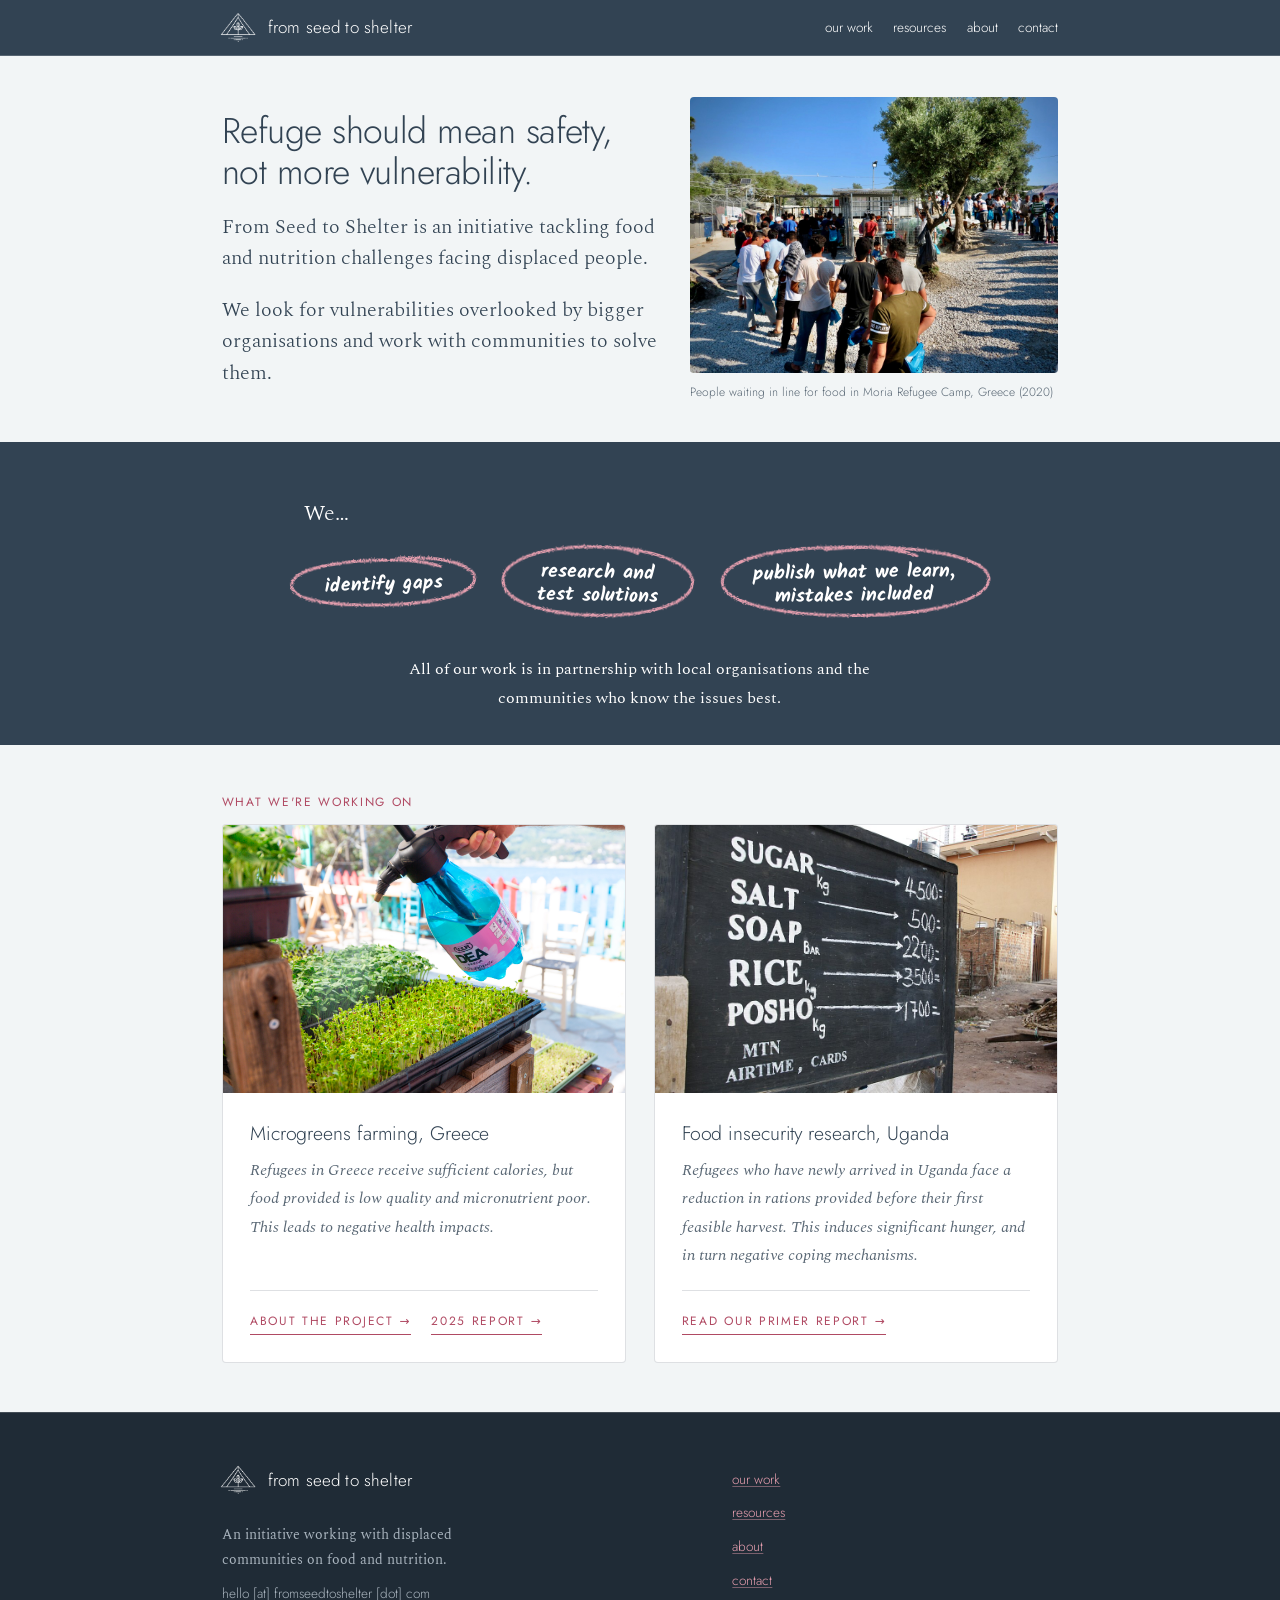
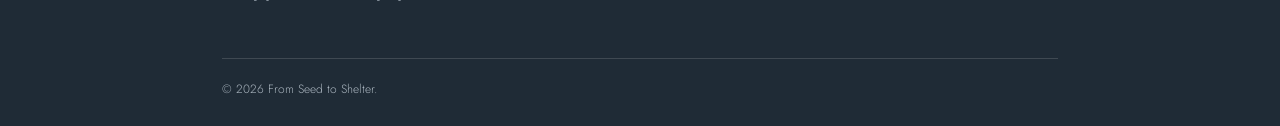
<file: index.html>
<!doctype html>
<html lang="en">
<head>
<meta charset="utf-8">
<meta name="viewport" content="width=device-width, initial-scale=1">
<title>From Seed to Shelter — food and nutrition for displaced people</title>
<meta name="description" content="An initiative tackling food and nutrition challenges facing displaced people. We look for vulnerabilities overlooked by bigger organisations and work with communities to solve them.">

<link rel="icon" href="/favicon.ico" sizes="32x32">
<link rel="icon" href="/favicon-512.png" type="image/png" sizes="512x512">
<link rel="apple-touch-icon" href="/apple-touch-icon.png">
<link rel="canonical" href="https://fromseedtoshelter.com/">

<!-- Self-hosted, so no preconnect to any third party is needed. Preloading the
     two faces used above the fold removes the swap flash on first paint. -->
<link rel="preload" href="fonts/jost-var.woff2" as="font" type="font/woff2" crossorigin>
<link rel="preload" href="fonts/spectral-400.woff2" as="font" type="font/woff2" crossorigin>

<link rel="stylesheet" href="css/style.css">

<meta property="og:type" content="website">
<meta property="og:url" content="https://fromseedtoshelter.com/">
<meta property="og:title" content="From Seed to Shelter">
<meta property="og:description" content="Refuge should mean safety, not more vulnerability.">
<!-- TODO ASSET: replace with a real 1200x630 PNG or JPG. Social platforms do
     not render SVG og:images — shared links currently show no preview card. -->
<meta property="og:image" content="https://fromseedtoshelter.com/img/placeholder-og.svg">
<meta name="twitter:card" content="summary_large_image">
</head>

<body>

<a class="skip-link" href="#main">Skip to content</a>

<header class="site-header">
  <div class="wrap wrap--wide site-header__inner">
    <a class="brand" href="index.html" aria-current="page">
      <img class="brand__mark" src="img/logo-mark-white.png" alt="" width="924" height="924">
      <span class="brand__name">from seed to shelter</span>
    </a>

    <nav class="site-nav" aria-label="Primary">
      <ul>
        <li><a href="work.html">our work</a></li>
        <li><a href="resources.html">resources</a></li>
        <li><a href="about.html">about</a></li>
        <li><a href="contact.html">contact</a></li>
      </ul>
    </nav>
  </div>
</header>


<main id="main">

  <!-- ===================================================================
       Hero. Text left, photograph right, side by side on desktop; the photo
       drops below the text on narrow screens. Text is never set over the
       photograph — it cannot be guaranteed AA without a heavy scrim.

       .hero__inner sits inside .wrap rather than on it, so the section flow
       rule (`.section > .wrap > * + *`) does not put a stray top margin on
       the photograph when it is a grid item.
       =================================================================== -->
  <section class="section hero">
    <div class="wrap wrap--wide">
      <div class="hero__inner">
        <div class="hero__text">
          <h1>Refuge should mean safety, not more vulnerability.</h1>
          <p class="hero__lead">
            From Seed to Shelter is an initiative tackling food and nutrition
            challenges facing displaced people.
          </p>
          <p class="hero__lead">
            We look for vulnerabilities overlooked by bigger organisations
            and work with communities to solve them.
          </p>
        </div>

        <figure>
          <img class="hero__photo" src="img/Moria_Food_line.jpg"
               alt="A queue of people waiting for a food distribution beside container units at Moria Camp."
               width="1024" height="768">
          <figcaption class="caption">
            People waiting in line for food in Moria Refugee Camp, Greece (2020)
          </figcaption>
        </figure>
      </div>
    </div>
  </section>


  <!-- ===================================================================
       What we do — Slate. Three circled notes, then one short paragraph. The
       notes are set in Kalam Bold and ringed in crayon: the one
       hand-drawn moment on the site. The sentence they answer ("we look for
       vulnerabilities… work with communities…") is the hero lead above.

       The heading is kept for screen readers only; the panel needs no
       visible label. The rings are decorative, aria-hidden SVGs, and the
       crayon texture is the #crayon filter defined at the end of <body>.

       The problem section that used to sit above this was removed: FSTS
       works across a diverse set of problems, and framing the page around
       one of them was unhelpful. The page now runs hero → what we do. The
       WFP citation went with it and is not to be reinstated elsewhere.
       =================================================================== -->
  <section class="section section--slate section--tight" aria-labelledby="what-heading">
    <div class="wrap wrap--wide">
      <h2 id="what-heading" class="visually-hidden">What we do</h2>

      <div class="notes-group">
        <p class="notes__lead">We…</p>

        <ul class="notes">
          <li class="note">
            <span class="note__text">identify gaps<svg class="note__ring crayon" viewBox="0 0 100 40" preserveAspectRatio="none" aria-hidden="true" focusable="false"><path d="M58 3 C 85 2, 99 12, 97 22 C 95 34, 70 39, 46 38 C 20 37, 2 31, 3 20 C 4 9, 25 3, 52 4 C 64 4, 72 6, 80 10"/></svg></span>
          </li>
          <li class="note">
            <span class="note__text">research and<br> test solutions<svg class="note__ring crayon" viewBox="0 0 100 40" preserveAspectRatio="none" aria-hidden="true" focusable="false"><path d="M50 3 C 78 3, 98 11, 98 20 C 98 31, 76 38, 50 38 C 24 38, 2 32, 2 21 C 2 10, 22 4, 44 3 C 56 3, 64 3, 70 6"/></svg></span>
          </li>
          <li class="note">
            <span class="note__text">publish what we learn,<br> mistakes included<svg class="note__ring crayon" viewBox="0 0 100 40" preserveAspectRatio="none" aria-hidden="true" focusable="false"><path d="M40 4 C 70 1, 98 9, 97 21 C 96 33, 72 39, 48 38 C 22 37, 3 30, 4 19 C 5 8, 22 3, 46 3 C 58 3, 66 5, 72 8"/></svg></span>
          </li>
        </ul>
      </div>

      <p class="notes__close">
        All of our work is in partnership with local organisations and
        the communities who know the issues best.
      </p>
    </div>
  </section>


  <!-- ===================================================================
       Where we're working — Mist, so the Paper cards read against it.
       No headline figures here by decision: every number belongs next to
       its qualifications, which live on greece.html.
       =================================================================== -->
  <section class="section" aria-labelledby="where-heading">
    <div class="wrap wrap--wide">
      <h2 id="where-heading" class="eyebrow">What we're working on</h2>

      <ul class="cards">
        <li class="card">
          <div class="card__media">
            <a class="card__media-link" href="greece.html" tabindex="-1" aria-hidden="true">
              <img src="img/spray_bottle.jpg"
                   alt="A hand misting trays of microgreens with a spray bottle."
                   width="5760" height="3840">
            </a>
          </div>
          <div class="card__body">
            <h3 class="card__place">Microgreens farming, Greece</h3>
            <p class="card__neglect">
              Refugees in Greece receive sufficient calories, but food provided
              is low quality and micronutrient poor. This leads to negative
              health impacts.
            </p>
            <p class="card__foot">
              <a class="link-arrow" href="greece.html">
                About the project →<span class="visually-hidden"> Microgreens farming, Greece</span>
              </a>
              <a class="link-arrow"
                 href="https://drive.google.com/file/d/1HiKT7T0bPAehhOc65B_rPWRrqNN12Tmt/view?usp=drive_link"
                 target="_blank" rel="noopener">
                2025 report →<span class="visually-hidden"> Microgreens farming, Greece</span>
              </a>
            </p>
          </div>
        </li>

        <li class="card">
          <div class="card__media">
            <a class="card__media-link" href="docs/uganda-food-insecurity-primer.html" tabindex="-1" aria-hidden="true">
              <img src="img/Markets_Uganda.jpg"
                   alt="A hand-lettered board at a Ugandan market listing prices in shillings for sugar, salt, soap, rice and posho."
                   width="960" height="640">
            </a>
          </div>
          <div class="card__body">
            <h3 class="card__place">Food insecurity research, Uganda</h3>
            <p class="card__neglect">
              Refugees who have newly arrived in Uganda face a reduction in
              rations provided before their first feasible harvest. This
              induces significant hunger, and in turn negative coping
              mechanisms.
            </p>
            <p class="card__foot">
              <a class="link-arrow" href="docs/uganda-food-insecurity-primer.html">
                Read our primer report →<span class="visually-hidden"> Food insecurity research, Uganda</span>
              </a>
            </p>
          </div>
        </li>
      </ul>
    </div>
  </section>


</main>


<footer class="site-footer">
  <div class="wrap wrap--wide">
    <div class="footer__grid">
      <div>
        <a class="brand" href="index.html">
          <img class="brand__mark" src="img/logo-mark-white.png" alt="" width="924" height="924">
          <span class="brand__name">from seed to shelter</span>
        </a>
        <p class="footer__blurb">
          An initiative working with displaced communities on food and
          nutrition.
        </p>
        <!-- Written out, never a mailto: — site-wide rule, see CLAUDE.md. -->
        <p class="footer__address">hello [at] fromseedtoshelter [dot] com</p>
      </div>

      <nav aria-label="Footer">
        <ul class="footer__links">
          <li><a href="work.html">our work</a></li>
          <li><a href="resources.html">resources</a></li>
          <li><a href="about.html">about</a></li>
          <li><a href="contact.html">contact</a></li>
        </ul>
      </nav>
    </div>

    <p class="footer__legal">
      © 2026 From Seed to Shelter.
    </p>
  </div>
</footer>

<!-- Sticky header slide. Progressive enhancement only — the bar is sticky and
     visible with this blocked. See js/nav.js. -->
<script src="js/nav.js" defer></script>

<!-- Crayon texture for the "what we do" marks: roughens the stroke edges and
     knocks grain out of them. Referenced from CSS as filter: url(#crayon).
     Zero-size rather than display:none, which disables the filter in some
     browsers. Without it the marks are plain strokes. -->
<svg class="filter-defs" width="0" height="0" aria-hidden="true" focusable="false">
  <filter id="crayon" x="-20%" y="-20%" width="140%" height="140%">
    <feTurbulence type="fractalNoise" baseFrequency="0.9" numOctaves="2" seed="4" result="noise"/>
    <feDisplacementMap in="SourceGraphic" in2="noise" scale="3" xChannelSelector="R" yChannelSelector="G" result="rough"/>
    <feColorMatrix in="noise" type="matrix" values="0 0 0 0 0  0 0 0 0 0  0 0 0 0 0  2.6 0 0 0 -0.35" result="grain"/>
    <feComposite in="rough" in2="grain" operator="in"/>
  </filter>
</svg>

</body>
</html>
</file>
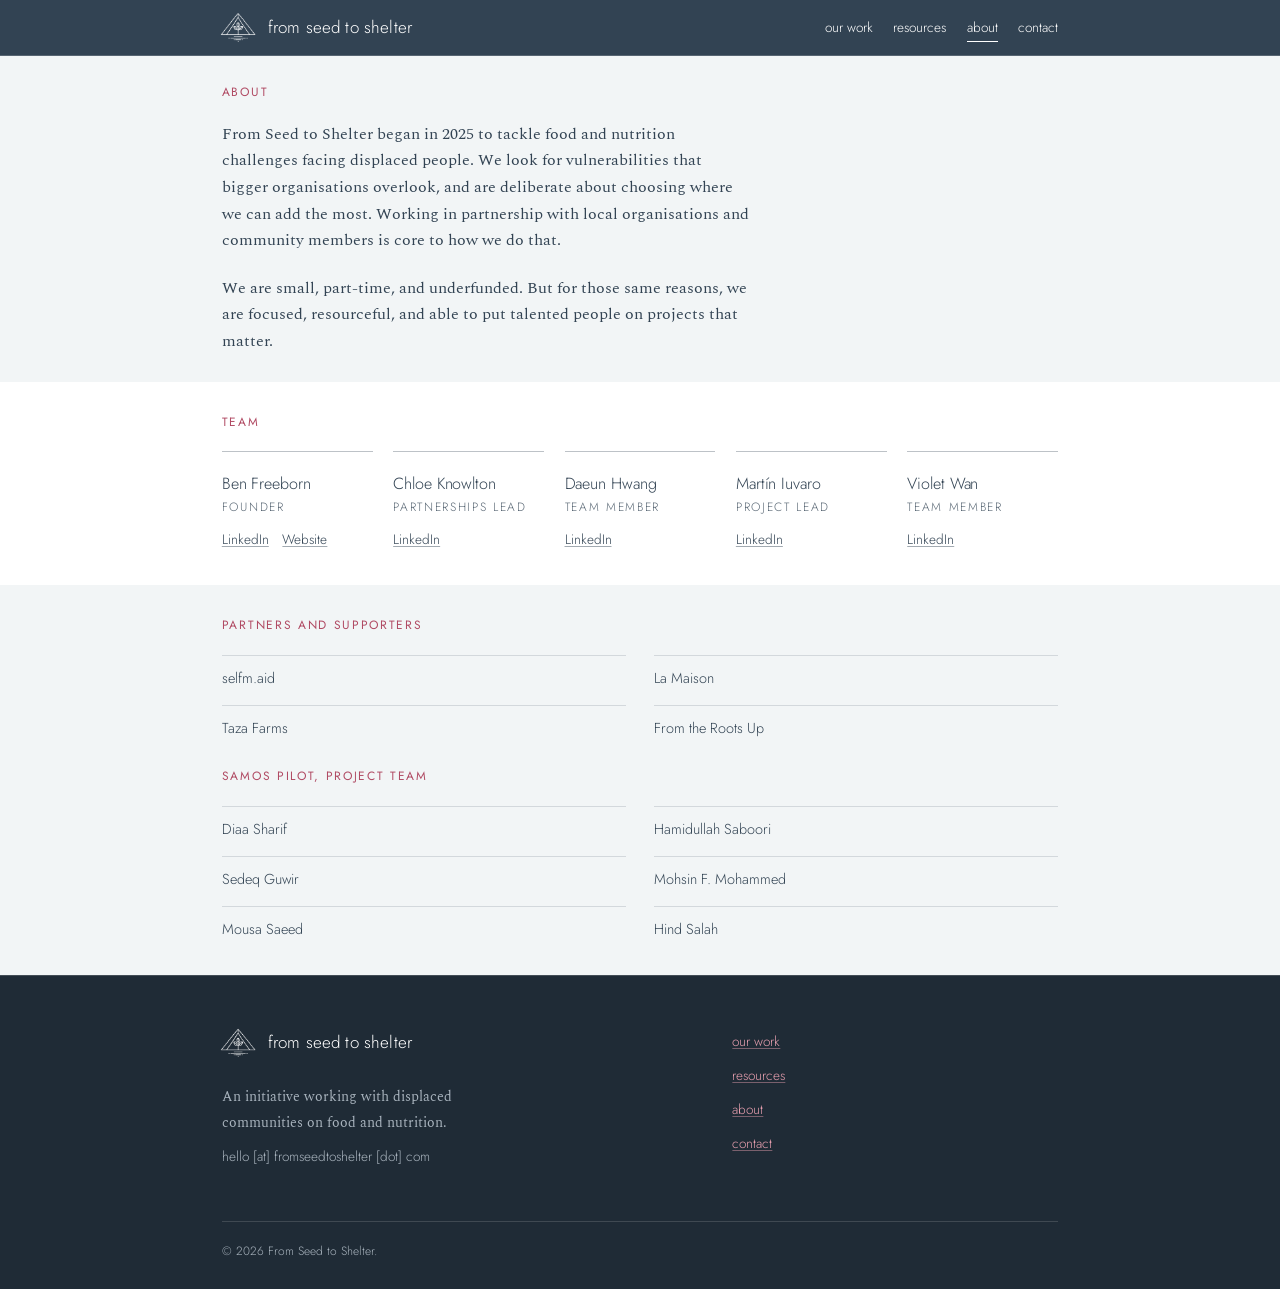
<file: about.html>
<!doctype html>
<html lang="en">
<head>
<meta charset="utf-8">
<meta name="viewport" content="width=device-width, initial-scale=1">
<title>About — From Seed to Shelter</title>
<meta name="description" content="From Seed to Shelter began in 2025 to tackle food and nutrition challenges facing displaced people. Who we are, who runs it, and the organisations we work with.">

<link rel="icon" href="/favicon.ico" sizes="32x32">
<link rel="icon" href="/favicon-512.png" type="image/png" sizes="512x512">
<link rel="apple-touch-icon" href="/apple-touch-icon.png">
<link rel="canonical" href="https://fromseedtoshelter.com/about.html">

<link rel="preload" href="fonts/jost-var.woff2" as="font" type="font/woff2" crossorigin>
<link rel="preload" href="fonts/spectral-400.woff2" as="font" type="font/woff2" crossorigin>

<link rel="stylesheet" href="css/style.css">

<meta property="og:type" content="website">
<meta property="og:url" content="https://fromseedtoshelter.com/about.html">
<meta property="og:title" content="About — From Seed to Shelter">
<meta property="og:description" content="Founded in 2025 to tackle food and nutrition challenges facing displaced people. Who we are and who we work with.">
<meta property="og:image" content="https://fromseedtoshelter.com/img/placeholder-og.svg">
<meta name="twitter:card" content="summary_large_image">
</head>

<body class="page--wide">

<a class="skip-link" href="#main">Skip to content</a>

<header class="site-header">
  <div class="wrap wrap--wide site-header__inner">
    <a class="brand" href="index.html">
      <img class="brand__mark" src="img/logo-mark-white.png" alt="" width="924" height="924">
      <span class="brand__name">from seed to shelter</span>
    </a>

    <nav class="site-nav" aria-label="Primary">
      <ul>
        <li><a href="work.html">our work</a></li>
        <li><a href="resources.html">resources</a></li>
        <li><a href="about.html" aria-current="page">about</a></li>
        <li><a href="contact.html">contact</a></li>
      </ul>
    </nav>
  </div>
</header>


<main id="main">

  <!-- The page name is the h1. Every page needs exactly one for the document
       outline and for screen readers, and the display heading above the intro
       was cut. -->
  <section class="section page-header page-header--lead">
    <div class="wrap">
      <h1 class="eyebrow">About</h1>
      <p class="lead lead--sm">
        From Seed to Shelter began in 2025 to tackle food and nutrition
        challenges facing displaced people. We look for vulnerabilities that
        bigger organisations overlook, and are deliberate about choosing where
        we can add the most. Working in partnership with local organisations
        and community members is core to how we do that.
      </p>
      <p class="lead lead--sm">
        We are small, part-time, and underfunded. But for those same reasons,
        we are focused, resourceful, and able to put talented people on
        projects that matter.
      </p>
    </div>
  </section>


  <!-- ===================================================================
       Team

       No bios and no photographs by decision: name, role, and a route to
       reach the person. Addresses are written out, never mailto:.
       =================================================================== -->
  <section class="section section--paper section--tight" aria-labelledby="team-heading">
    <div class="wrap wrap--wide">
      <h2 id="team-heading" class="eyebrow">Team</h2>

      <ul class="team">
        <li>
          <h3>Ben Freeborn</h3>
          <p class="team__role">Founder</p>
          <ul class="team__links">
            <li><a href="https://www.linkedin.com/in/ben-freeborn/">LinkedIn</a></li>
            <li><a href="https://benfreeborn.com">Website</a></li>
          </ul>
        </li>

        <li>
          <h3>Chloe Knowlton</h3>
          <p class="team__role">Partnerships lead</p>
          <ul class="team__links">
            <li><a href="https://www.linkedin.com/in/chloeknowlton/">LinkedIn</a></li>
          </ul>
        </li>

        <li>
          <h3>Daeun Hwang</h3>
          <p class="team__role">Team member</p>
          <ul class="team__links">
            <li><a href="https://www.linkedin.com/in/daeun-hwang/">LinkedIn</a></li>
          </ul>
        </li>

        <li>
          <h3>Martín Iuvaro</h3>
          <p class="team__role">Project lead</p>
          <ul class="team__links">
            <li><a href="https://www.linkedin.com/in/martin-iuvaro/">LinkedIn</a></li>
          </ul>
        </li>

        <li>
          <h3>Violet Wan</h3>
          <p class="team__role">Team member</p>
          <ul class="team__links">
            <li><a href="https://www.linkedin.com/in/violet-w-26017b135/">LinkedIn</a></li>
          </ul>
        </li>
      </ul>
    </div>
  </section>


  <!-- ===================================================================
       Partners
       =================================================================== -->
  <section class="section section--tight" aria-labelledby="partners-heading">
    <div class="wrap">
      <!-- The label is the heading: there is no display line above the list. -->
      <h2 id="partners-heading" class="eyebrow">Partners and supporters</h2>
      <!-- Names only. The one-line descriptions were cut, so there is no
           .where span here any more. -->
      <ul class="people">
        <li>selfm.aid</li>
        <li>La Maison</li>
        <li>Taza Farms</li>
        <li>From the Roots Up</li>
      </ul>

      <!-- The six people who ran the Samos pilot. Each has confirmed in
           writing that they may be named. Names only: no roles, no links. -->
      <div class="people-sub">
        <h3 class="eyebrow">Samos pilot, project team</h3>
        <ul class="people">
          <li>Diaa Sharif</li>
          <li>Hamidullah Saboori</li>
          <li>Sedeq Guwir</li>
          <li>Mohsin F. Mohammed</li>
          <li>Mousa Saeed</li>
          <li>Hind Salah</li>
        </ul>
      </div>
    </div>
  </section>

</main>


<footer class="site-footer">
  <div class="wrap wrap--wide">
    <div class="footer__grid">
      <div>
        <a class="brand" href="index.html">
          <img class="brand__mark" src="img/logo-mark-white.png" alt="" width="924" height="924">
          <span class="brand__name">from seed to shelter</span>
        </a>
        <p class="footer__blurb">
          An initiative working with displaced communities on food and
          nutrition.
        </p>
        <!-- Written out, never a mailto: — site-wide rule, see CLAUDE.md. -->
        <p class="footer__address">hello [at] fromseedtoshelter [dot] com</p>
      </div>

      <nav aria-label="Footer">
        <ul class="footer__links">
          <li><a href="work.html">our work</a></li>
          <li><a href="resources.html">resources</a></li>
          <li><a href="about.html">about</a></li>
          <li><a href="contact.html">contact</a></li>
        </ul>
      </nav>
    </div>

    <p class="footer__legal">
      © 2026 From Seed to Shelter.
    </p>
  </div>
</footer>

<!-- Sticky header slide. Progressive enhancement only — the bar is sticky and
     visible with this blocked. See js/nav.js. -->
<script src="js/nav.js" defer></script>

</body>
</html>
</file>
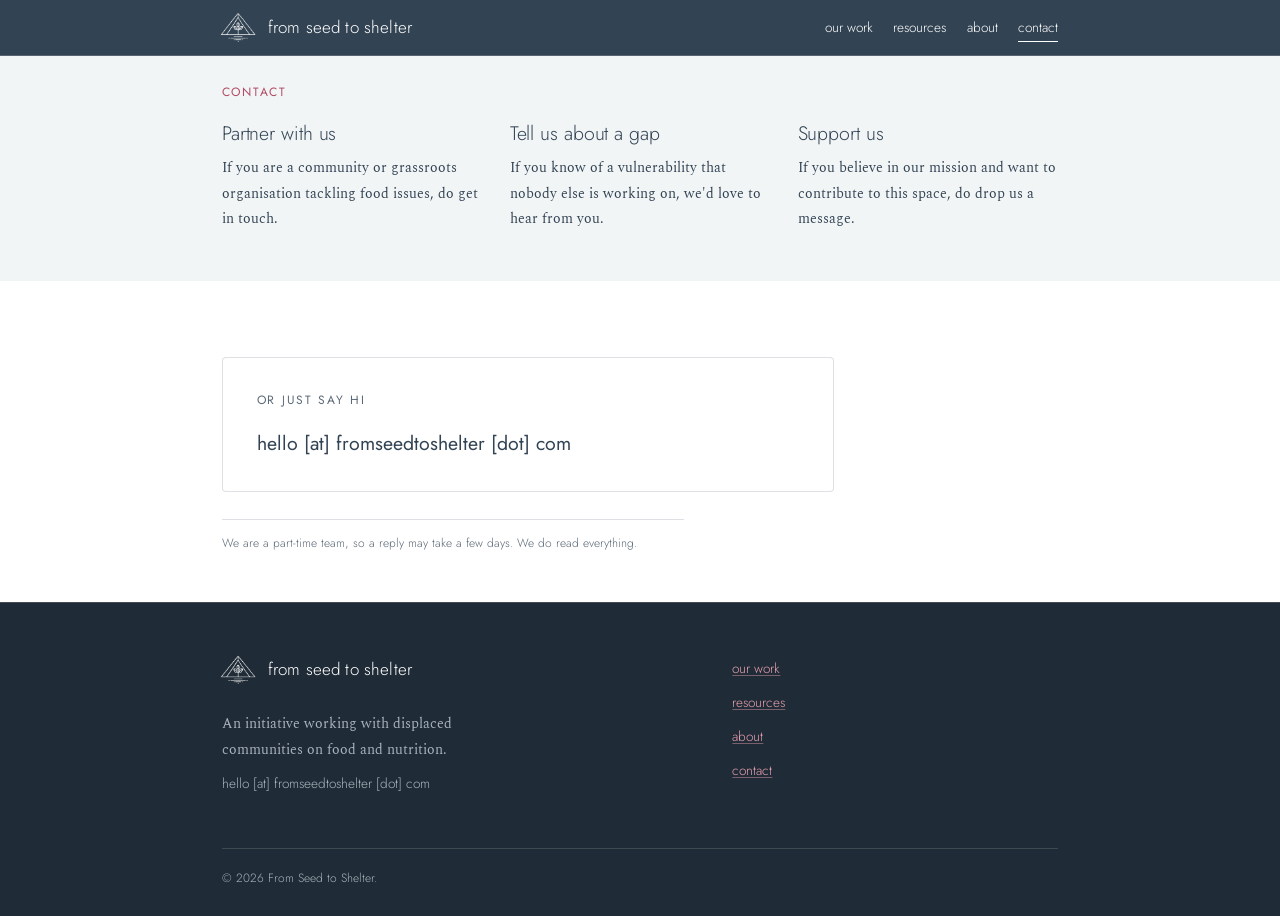
<file: contact.html>
<!doctype html>
<html lang="en">
<head>
<meta charset="utf-8">
<meta name="viewport" content="width=device-width, initial-scale=1">
<title>Contact — From Seed to Shelter</title>
<meta name="description" content="Partner with us, tell us about a gap nobody is working on, or support the work. Our address is on the page — there is no form and no mailing list.">

<link rel="icon" href="/favicon.ico" sizes="32x32">
<link rel="icon" href="/favicon-512.png" type="image/png" sizes="512x512">
<link rel="apple-touch-icon" href="/apple-touch-icon.png">
<link rel="canonical" href="https://fromseedtoshelter.com/contact.html">

<link rel="preload" href="fonts/jost-var.woff2" as="font" type="font/woff2" crossorigin>
<link rel="preload" href="fonts/spectral-400.woff2" as="font" type="font/woff2" crossorigin>

<link rel="stylesheet" href="css/style.css">

<meta property="og:type" content="website">
<meta property="og:url" content="https://fromseedtoshelter.com/contact.html">
<meta property="og:title" content="Contact — From Seed to Shelter">
<meta property="og:description" content="Partner with us, tell us about a gap nobody is working on, or support the work.">
<meta property="og:image" content="https://fromseedtoshelter.com/img/placeholder-og.svg">
<meta name="twitter:card" content="summary_large_image">
</head>

<body class="page--wide">

<a class="skip-link" href="#main">Skip to content</a>

<header class="site-header">
  <div class="wrap wrap--wide site-header__inner">
    <a class="brand" href="index.html">
      <img class="brand__mark" src="img/logo-mark-white.png" alt="" width="924" height="924">
      <span class="brand__name">from seed to shelter</span>
    </a>

    <nav class="site-nav" aria-label="Primary">
      <ul>
        <li><a href="work.html">our work</a></li>
        <li><a href="resources.html">resources</a></li>
        <li><a href="about.html">about</a></li>
        <li><a href="contact.html" aria-current="page">contact</a></li>
      </ul>
    </nav>
  </div>
</header>


<main id="main">

  <section class="section page-header page-header--bare">
    <div class="wrap">
      <!-- The page name is the h1. Every page needs exactly one, and there is
           no display heading above the doors any more. -->
      <h1 class="eyebrow">Contact</h1>
    </div>
  </section>


  <!-- The three doors. These used to be repeated on index.html; the home page
       now relies on the footer address, so this is the one copy. -->
  <section class="section" aria-labelledby="doors-heading">
    <div class="wrap wrap--wide">
      <h2 id="doors-heading" class="visually-hidden">Ways to get in touch</h2>

      <!-- .doors--plain drops the rules above each door. -->
      <ul class="doors doors--plain">
        <li class="door">
          <h3>Partner with us</h3>
          <p>
            If you are a community or grassroots organisation tackling food
            issues, do get in touch.
          </p>
        </li>
        <li class="door">
          <h3>Tell us about a gap</h3>
          <p>
            If you know of a vulnerability that nobody else is working on, we'd
            love to hear from you.
          </p>
        </li>
        <li class="door">
          <h3>Support us</h3>
          <p>
            If you believe in our mission and want to contribute to this space,
            do drop us a message.
          </p>
        </li>
      </ul>
    </div>
  </section>


  <!-- The address, written out. There is no mailto: anywhere on this site and
       no form anywhere either — there is no server to receive one. -->
  <section class="section section--paper" aria-labelledby="direct-heading">
    <div class="wrap">
      <div class="panel">
        <h2 id="direct-heading" class="panel__label">Or just say hi</h2>
        <p class="address">hello [at] fromseedtoshelter [dot] com</p>
      </div>

      <p class="source-note">
        We are a part-time team, so a reply may take a few days. We do read
        everything.
      </p>
    </div>
  </section>

</main>


<footer class="site-footer">
  <div class="wrap wrap--wide">
    <div class="footer__grid">
      <div>
        <a class="brand" href="index.html">
          <img class="brand__mark" src="img/logo-mark-white.png" alt="" width="924" height="924">
          <span class="brand__name">from seed to shelter</span>
        </a>
        <p class="footer__blurb">
          An initiative working with displaced communities on food and
          nutrition.
        </p>
        <!-- Written out, never a mailto: — site-wide rule, see CLAUDE.md. -->
        <p class="footer__address">hello [at] fromseedtoshelter [dot] com</p>
      </div>

      <nav aria-label="Footer">
        <ul class="footer__links">
          <li><a href="work.html">our work</a></li>
          <li><a href="resources.html">resources</a></li>
          <li><a href="about.html">about</a></li>
          <li><a href="contact.html">contact</a></li>
        </ul>
      </nav>
    </div>

    <p class="footer__legal">
      © 2026 From Seed to Shelter.
    </p>
  </div>
</footer>

<!-- Sticky header slide. Progressive enhancement only — the bar is sticky and
     visible with this blocked. See js/nav.js. -->
<script src="js/nav.js" defer></script>

</body>
</html>
</file>
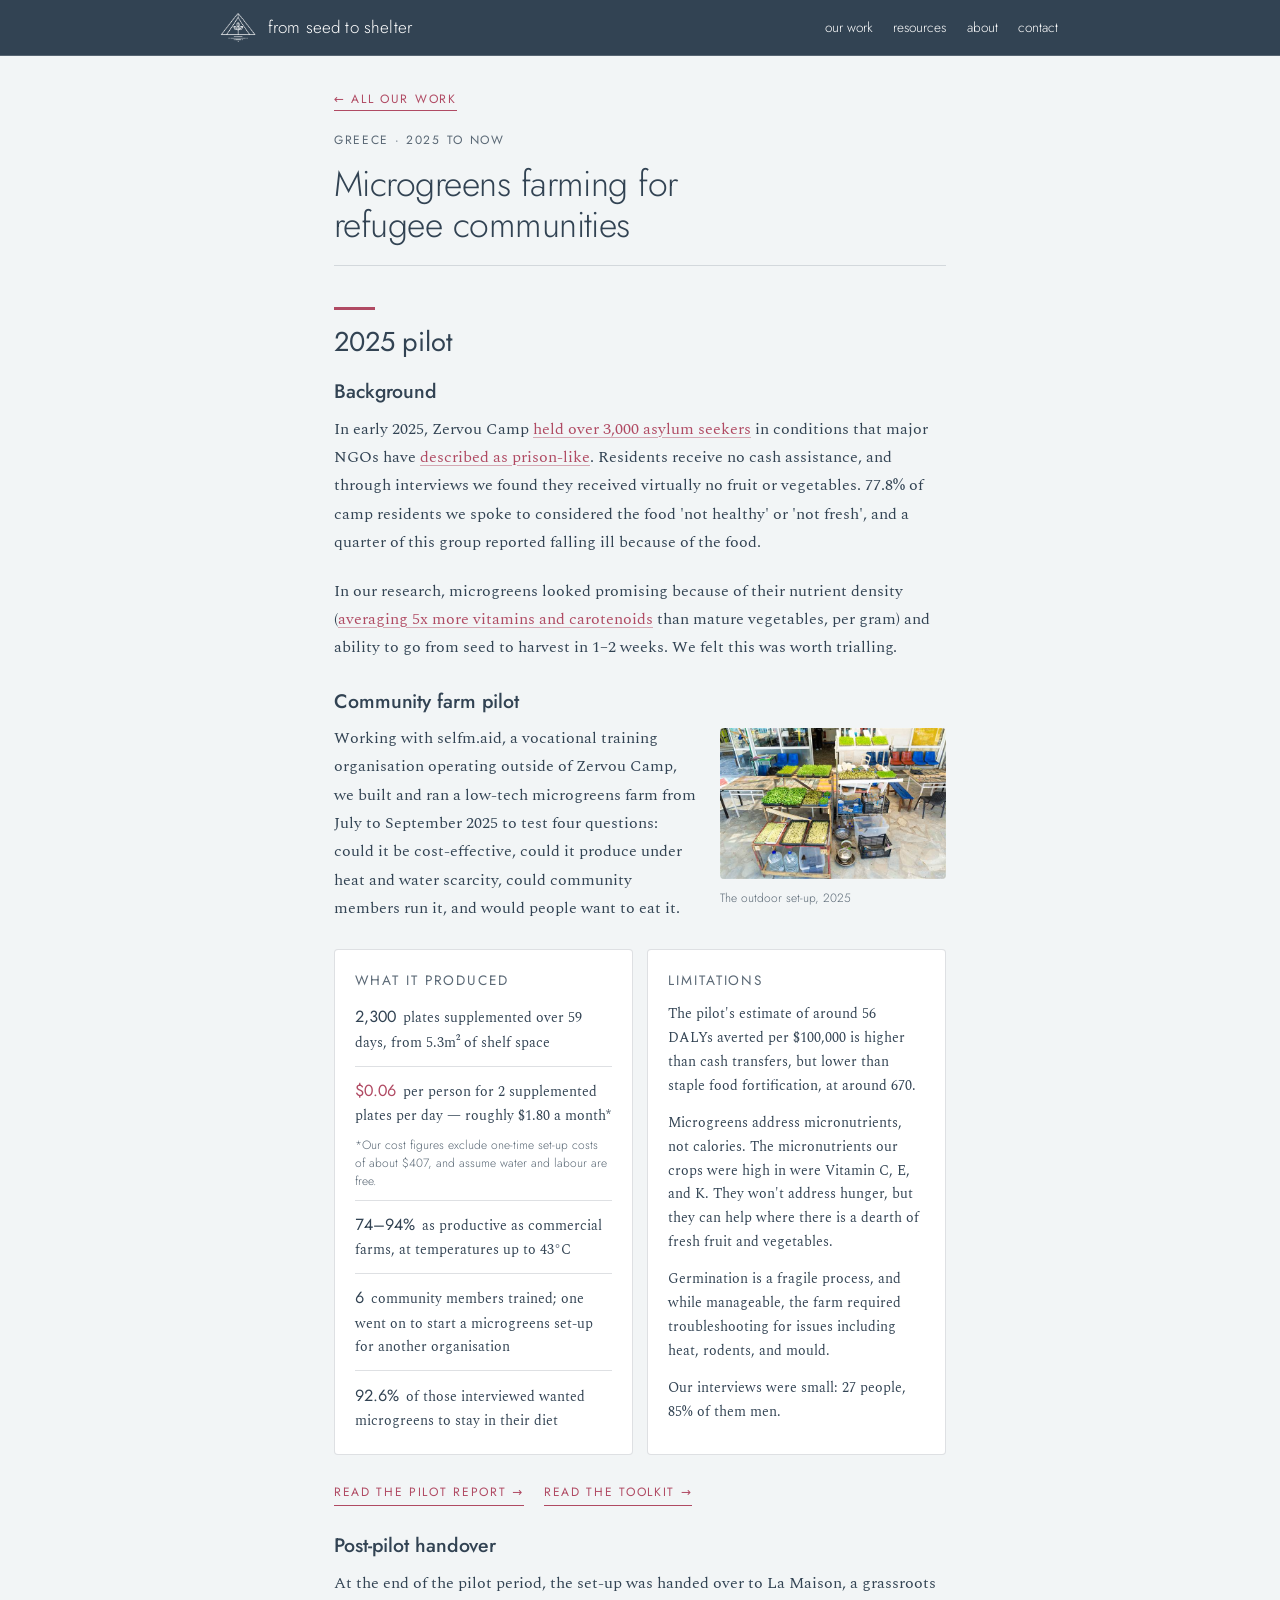
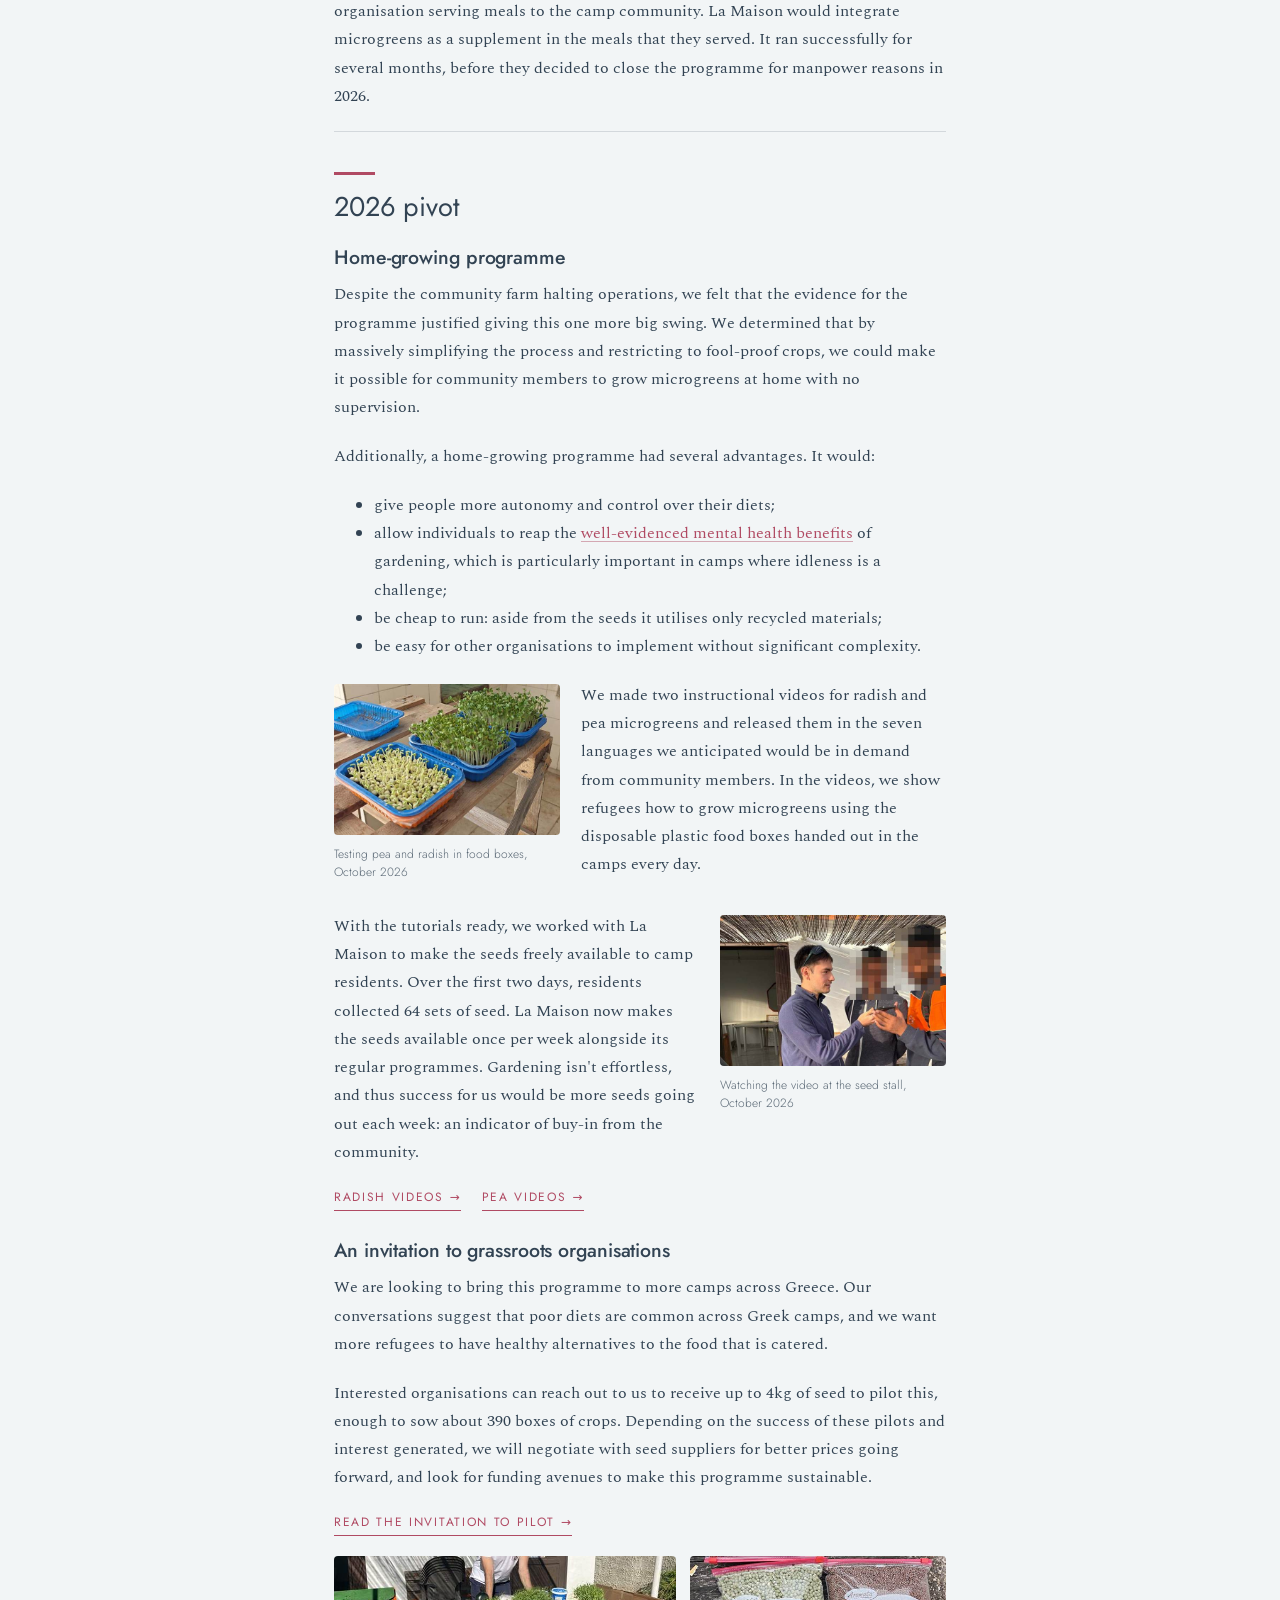
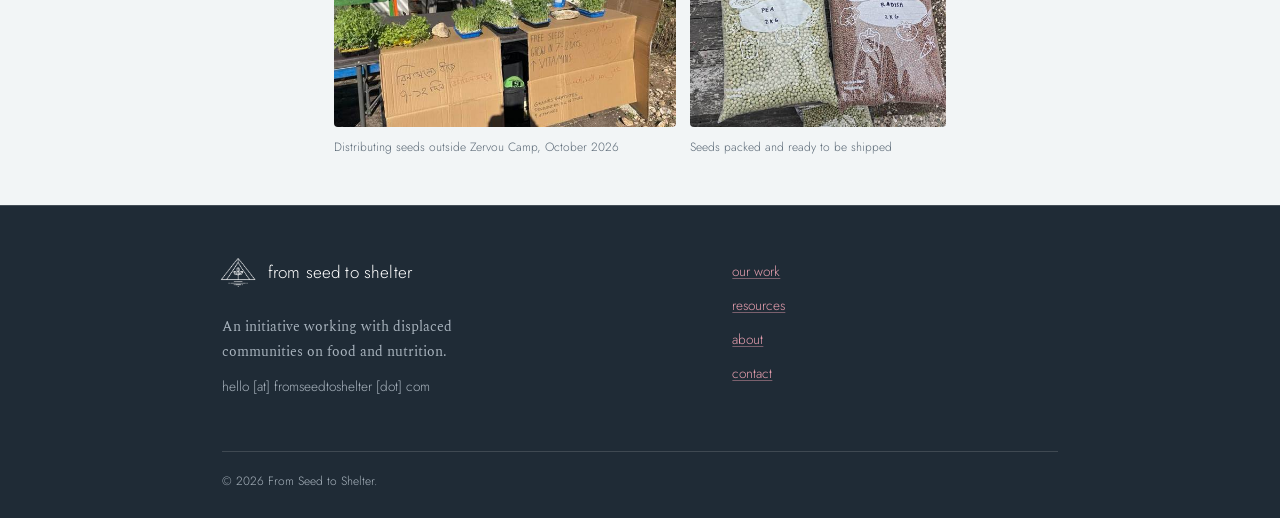
<file: greece.html>
<!doctype html>
<html lang="en">
<head>
<meta charset="utf-8">
<meta name="viewport" content="width=device-width, initial-scale=1">
<title>Microgreens farming for refugee communities — From Seed to Shelter</title>
<meta name="description" content="Microgreens in Greece, from a community farm outside Zervou Camp on Samos in 2025 to free seeds and videos for growing at home: results, limitations, and what comes next.">

<link rel="icon" href="/favicon.ico" sizes="32x32">
<link rel="icon" href="/favicon-512.png" type="image/png" sizes="512x512">
<link rel="apple-touch-icon" href="/apple-touch-icon.png">
<link rel="canonical" href="https://fromseedtoshelter.com/greece.html">

<link rel="preload" href="fonts/jost-var.woff2" as="font" type="font/woff2" crossorigin>
<link rel="preload" href="fonts/spectral-400.woff2" as="font" type="font/woff2" crossorigin>

<link rel="stylesheet" href="css/style.css">

<meta property="og:type" content="article">
<meta property="og:url" content="https://fromseedtoshelter.com/greece.html">
<meta property="og:title" content="Microgreens farming for refugee communities — From Seed to Shelter">
<meta property="og:description" content="From a camp farm to seeds grown at home: what worked, where the limits are, and what comes next.">
<meta property="og:image" content="https://fromseedtoshelter.com/img/greece-foodbox-trial.jpg">
<meta name="twitter:card" content="summary_large_image">
</head>

<body class="page--read">

<a class="skip-link" href="#main">Skip to content</a>

<header class="site-header">
  <div class="wrap wrap--wide site-header__inner">
    <a class="brand" href="index.html">
      <img class="brand__mark" src="img/logo-mark-white.png" alt="" width="924" height="924">
      <span class="brand__name">from seed to shelter</span>
    </a>

    <nav class="site-nav" aria-label="Primary">
      <ul>
        <li><a href="work.html">our work</a></li>
        <li><a href="resources.html">resources</a></li>
        <li><a href="about.html">about</a></li>
        <li><a href="contact.html">contact</a></li>
      </ul>
    </nav>
  </div>
</header>


<main id="main">

  <section class="section page-header page-header--bare">
    <div class="wrap">
      <a class="link-arrow" href="work.html">← All our work</a>
    </div>
  </section>


  <!-- ===================================================================
       Greece — microgreens, in two parts: the 2025 pilot (community farm,
       results and limitations, handover) and the 2026 pivot to growing at
       home. Text runs in the reading column with photos floated beside it,
       alternating sides. The results/limitations pair sits side by side in
       the same column, no wider than the text, at equal width.
       =================================================================== -->
  <section class="section" id="greece" aria-labelledby="greece-heading">
    <div class="wrap">
      <p class="eyebrow eyebrow--stone">Greece · 2025 to now</p>
      <h1 id="greece-heading" class="greece-title">Microgreens farming for refugee communities</h1>

      <div class="project" id="pilot">
        <h2>2025 pilot</h2>

        <h3>Background</h3>
        <div class="prose flow">
          <p>
            <!-- Ministry of Migration and Asylum monthly figures, via ELIAMEP
                 Working Paper 136/2026, Table 7: Samos was over 3,000 residents
                 from January (3,937) to April 2025 (3,101), then fell below. -->
            In early 2025, Zervou Camp
            <a href="https://www.eliamep.gr/wp-content/uploads/2026/03/SOPEMI-Report-2025_Working-paper-136-EN-FINAL.pdf"
               target="_blank" rel="noopener">held over 3,000 asylum seekers</a> in conditions that major
            NGOs have
            <a href="https://www.doctorswithoutborders.org/latest/greek-reception-centers-asylum-seekers-are-stranded-prison-conditions"
               target="_blank" rel="noopener">described as prison-like</a>. Residents receive no cash
            assistance, and through interviews we found they received virtually
            no fruit or vegetables. 77.8% of camp residents we spoke to
            considered the food 'not healthy' or 'not fresh', and a quarter of
            this group reported falling ill because of the food.
          </p>
          <p>
            In our research, microgreens looked promising because of their
            nutrient density
            (<a href="https://agresearchmag.ars.usda.gov/2014/jan/greens"
                target="_blank" rel="noopener">averaging 5x more vitamins and
            carotenoids</a> than mature vegetables, per gram) and ability to go
            from seed to harvest in 1–2 weeks. We felt this was worth trialling.
          </p>
        </div>

        <h3>Community farm pilot</h3>
        <div class="prose flow">
          <figure class="figure figure--aside figure--right">
            <img src="img/greece-farm-2025.jpg"
                 alt="Trays of microgreens at different stages of growth on benches built from pallets and a metal shelving unit, with water bottles, crates and bowls of seed beneath."
                 width="640" height="427">
            <figcaption>The outdoor set-up, 2025</figcaption>
          </figure>
          <p>
            Working with selfm.aid, a vocational training organisation operating
            outside of Zervou Camp, we built and ran a low-tech microgreens farm
            from July to September 2025 to test four questions: could it be
            cost-effective, could it produce under heat and water scarcity,
            could community members run it, and would people want to eat it.
          </p>
        </div>
      </div>
    </div>

    <!-- The results block and the honesty block are the same component at
         the same weight: side by side at equal width on wider screens,
         stacked with results first on narrow ones. Equal width, padding and
         type size is the whole point — do not soften the second one. -->
    <div class="wrap">
      <div class="panels panels--pair">
        <div class="panel">
          <p class="panel__label">What it produced</p>
          <ul class="facts">
            <li><span class="fig">2,300</span> plates supplemented over 59 days, from 5.3m² of shelf space</li>
            <li><span class="fig fig--accent">$0.06</span> per person for 2 supplemented plates per day — roughly $1.80 a month*
              <span class="footnote">*Our cost figures exclude one-time set-up costs of about $407, and assume water and labour are free.</span>
            </li>
            <li><span class="fig">74–94%</span> as productive as commercial farms, at temperatures up to 43°C</li>
            <li><span class="fig">6</span> community members trained; one went on to start a microgreens set-up for another organisation</li>
            <li><span class="fig">92.6%</span> of those interviewed wanted microgreens to stay in their diet</li>
          </ul>
        </div>

        <div class="panel">
          <p class="panel__label">Limitations</p>
          <p>
            The pilot's estimate of around 56 DALYs averted per $100,000 is
            higher than cash transfers, but lower than staple food
            fortification, at around 670.
          </p>
          <p>
            Microgreens address micronutrients, not calories. The micronutrients
            our crops were high in were Vitamin C, E, and K. They won't address
            hunger, but they can help where there is a dearth of fresh fruit
            and vegetables.
          </p>
          <p>
            Germination is a fragile process, and while manageable, the farm
            required troubleshooting for issues including heat, rodents, and
            mould.
          </p>
          <p>
            Our interviews were small: 27 people, 85% of them men.
          </p>
        </div>
      </div>
    </div>

    <div class="wrap">
      <p class="link-row">
        <a class="link-arrow"
           href="https://drive.google.com/file/d/1HiKT7T0bPAehhOc65B_rPWRrqNN12Tmt/view?usp=drive_link"
           target="_blank" rel="noopener">Read the pilot report →</a>
        <a class="link-arrow"
           href="https://drive.google.com/file/d/1I5BwR0GalXsH7COrTW7j7N7vYf8COBq2/view?usp=sharing"
           target="_blank" rel="noopener">Read the toolkit →</a>
      </p>

      <h3 class="greece-sub">Post-pilot handover</h3>
      <div class="prose flow">
        <p>
          At the end of the pilot period, the set-up was handed over to La
          Maison, a grassroots organisation serving meals to the camp
          community. La Maison would integrate microgreens as a supplement in
          the meals that they served. It ran successfully for several months,
          before they decided to close the programme for manpower reasons in
          2026.
        </p>
      </div>

      <div class="project" id="pivot">
        <h2>2026 pivot</h2>

        <h3>Home-growing programme</h3>
        <div class="prose flow">
          <p>
            Despite the community farm halting operations, we felt that the
            evidence for the programme justified giving this one more big
            swing. We determined that by massively simplifying the process and
            restricting to fool-proof crops, we could make it possible for
            community members to grow microgreens at home with no supervision.
          </p>
          <p>
            Additionally, a home-growing programme had several advantages. It
            would:
          </p>
          <ul>
            <li>give people more autonomy and control over their diets;</li>
            <li>allow individuals to reap the <a href="https://www.sciencedirect.com/science/article/pii/S2211335516301401?via%3Dihub" target="_blank" rel="noopener">well-evidenced mental health benefits</a> of gardening, which is particularly important in camps where idleness is a challenge;</li>
            <li>be cheap to run: aside from the seeds it utilises only recycled materials;</li>
            <li>be easy for other organisations to implement without significant complexity.</li>
          </ul>
        </div>

        <div class="prose flow">
          <figure class="figure figure--aside figure--left">
            <img src="img/greece-foodbox-trial.jpg" loading="lazy"
                 alt="Pea and radish microgreens growing in blue plastic food boxes on a wooden trestle table, next to an empty box."
                 width="640" height="426">
            <figcaption>Testing pea and radish in food boxes, October 2026</figcaption>
          </figure>
          <p>
            We made two instructional videos for radish and pea microgreens and
            released them in the seven languages we anticipated would be in
            demand from community members. In the videos, we show refugees how
            to grow microgreens using the disposable plastic food boxes handed
            out in the camps every day.
          </p>
        </div>

        <!-- Residents' faces are pixelated in the image file itself. -->
        <div class="prose flow">
          <figure class="figure figure--aside figure--right">
            <img src="img/greece-seed-video.jpg" loading="lazy"
                 alt="A member of our team showing a microgreens video on a phone to two men at the seed stall. The men's faces are blurred."
                 width="640" height="426">
            <figcaption>Watching the video at the seed stall, October 2026</figcaption>
          </figure>
          <p>
            With the tutorials ready, we worked with La Maison to make the seeds
            freely available to camp residents. Over the first two days,
            residents collected 64 sets of seed. La Maison now makes the
            seeds available once per week alongside its regular programmes. Gardening isn't effortless, and thus success for us
            would be more seeds going out each week: an indicator of buy-in
            from the community.
          </p>
          <p class="link-row">
            <a class="link-arrow"
               href="https://youtube.com/playlist?list=PLG4yYR4nvIKI"
               target="_blank" rel="noopener">Radish videos →</a>
            <a class="link-arrow"
               href="https://youtube.com/playlist?list=PLPuLv_2zT6h0"
               target="_blank" rel="noopener">Pea videos →</a>
          </p>
        </div>

        <h3>An invitation to grassroots organisations</h3>
        <div class="prose flow">
          <p>
            We are looking to bring this programme to more camps across Greece.
            Our conversations suggest that poor diets are common across Greek
            camps, and we want more refugees to have healthy alternatives to
            the food that is catered.
          </p>
          <p>
            Interested organisations can reach out to us to receive up to 4kg
            of seed to pilot this, enough to sow about 390 boxes of crops.
            Depending on the success of these pilots and interest generated, we
            will negotiate with seed suppliers for better prices going forward,
            and look for funding avenues to make this programme sustainable.
          </p>
        </div>

        <p class="link-row">
          <a class="link-arrow" href="docs/microgreens-for-ngos.html">Read the invitation to pilot →</a>
        </p>

        <!-- Two small photos to close the page, side by side at every width. -->
        <div class="figure-pair">
          <figure class="figure">
            <img src="img/greece-stall-signs.jpg" loading="lazy"
                 alt="Trays of pea and radish microgreens on a table behind cardboard signs reading: free seeds, grow in 7 to 12 days, more vitamins, in English, Arabic, Bengali and French."
                 width="640" height="320">
            <figcaption>Distributing seeds outside Zervou Camp, October 2026</figcaption>
          </figure>
          <figure class="figure">
            <img src="img/greece-seed-bags.jpg" loading="lazy"
                 alt="Two clear 2kg bags of seed, one of dried peas and one of radish seed, labelled by hand."
                 width="480" height="320">
            <figcaption>Seeds packed and ready to be shipped</figcaption>
          </figure>
        </div>
      </div>
    </div>
  </section>


</main>


<footer class="site-footer">
  <div class="wrap wrap--wide">
    <div class="footer__grid">
      <div>
        <a class="brand" href="index.html">
          <img class="brand__mark" src="img/logo-mark-white.png" alt="" width="924" height="924">
          <span class="brand__name">from seed to shelter</span>
        </a>
        <p class="footer__blurb">
          An initiative working with displaced communities on food and
          nutrition.
        </p>
        <!-- Written out, never a mailto: — site-wide rule, see CLAUDE.md. -->
        <p class="footer__address">hello [at] fromseedtoshelter [dot] com</p>
      </div>

      <nav aria-label="Footer">
        <ul class="footer__links">
          <li><a href="work.html">our work</a></li>
          <li><a href="resources.html">resources</a></li>
          <li><a href="about.html">about</a></li>
          <li><a href="contact.html">contact</a></li>
        </ul>
      </nav>
    </div>

    <p class="footer__legal">
      © 2026 From Seed to Shelter.
    </p>
  </div>
</footer>

<!-- Sticky header slide. Progressive enhancement only — the bar is sticky and
     visible with this blocked. See js/nav.js. -->
<script src="js/nav.js" defer></script>

</body>
</html>
</file>
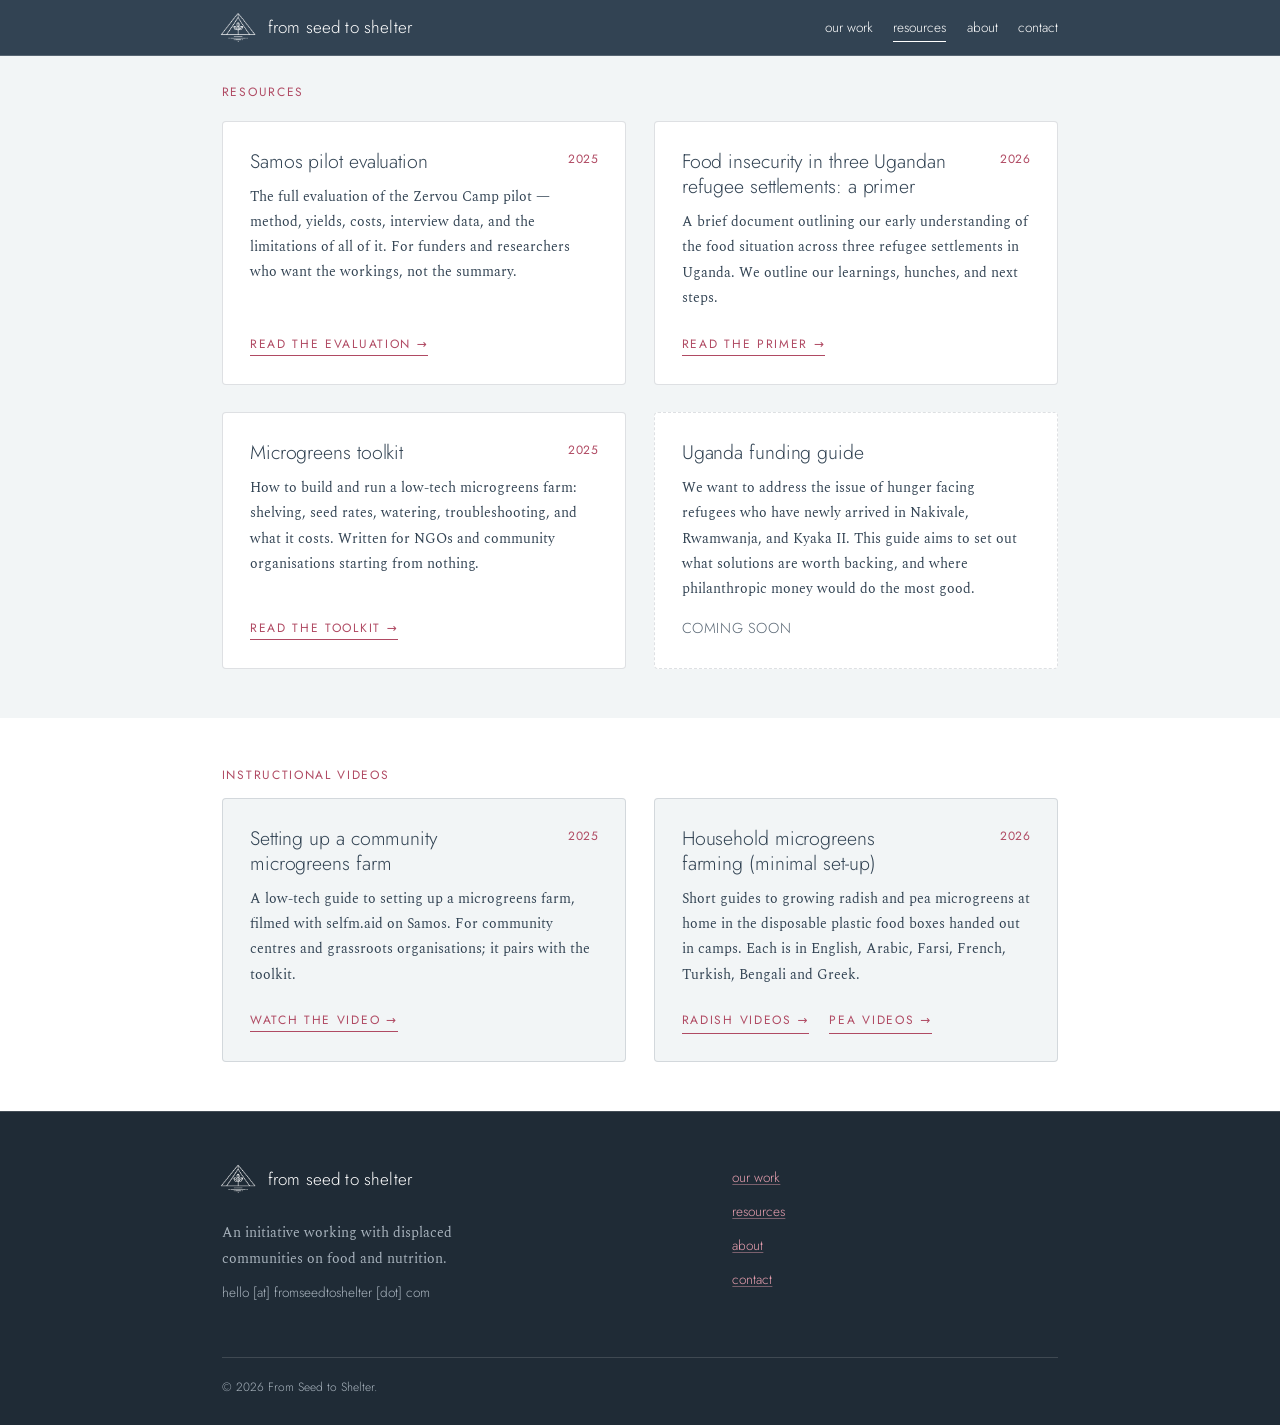
<file: resources.html>
<!doctype html>
<html lang="en">
<head>
<meta charset="utf-8">
<meta name="viewport" content="width=device-width, initial-scale=1">
<title>Resources — From Seed to Shelter</title>
<meta name="description" content="Public resources for anyone, anywhere. Everything we publish is free to use, adapt, and republish with acknowledgement.">

<link rel="icon" href="/favicon.ico" sizes="32x32">
<link rel="icon" href="/favicon-512.png" type="image/png" sizes="512x512">
<link rel="apple-touch-icon" href="/apple-touch-icon.png">
<link rel="canonical" href="https://fromseedtoshelter.com/resources.html">

<link rel="preload" href="fonts/jost-var.woff2" as="font" type="font/woff2" crossorigin>
<link rel="preload" href="fonts/spectral-400.woff2" as="font" type="font/woff2" crossorigin>

<link rel="stylesheet" href="css/style.css">

<meta property="og:type" content="website">
<meta property="og:url" content="https://fromseedtoshelter.com/resources.html">
<meta property="og:title" content="Resources — From Seed to Shelter">
<meta property="og:description" content="Public resources for anyone, anywhere. Everything we publish is free to use, adapt, and republish with acknowledgement.">
<meta property="og:image" content="https://fromseedtoshelter.com/img/placeholder-og.svg">
<meta name="twitter:card" content="summary_large_image">
</head>

<body class="page--wide">

<a class="skip-link" href="#main">Skip to content</a>

<header class="site-header">
  <div class="wrap wrap--wide site-header__inner">
    <a class="brand" href="index.html">
      <img class="brand__mark" src="img/logo-mark-white.png" alt="" width="924" height="924">
      <span class="brand__name">from seed to shelter</span>
    </a>

    <nav class="site-nav" aria-label="Primary">
      <ul>
        <li><a href="work.html">our work</a></li>
        <li><a href="resources.html" aria-current="page">resources</a></li>
        <li><a href="about.html">about</a></li>
        <li><a href="contact.html">contact</a></li>
      </ul>
    </nav>
  </div>
</header>


<main id="main">

  <section class="section page-header page-header--bare">
    <div class="wrap">
      <!-- The page name is the h1. Every page needs exactly one, and the
           documents now start directly beneath it. -->
      <h1 class="eyebrow">Resources</h1>
    </div>
  </section>


  <!-- ===================================================================
       Documents. These are links, not downloads: the files are hosted on
       Drive rather than in /docs, so there is nothing to attach a `download`
       attribute or a file size to. The two broken /docs/*.pdf references were
       removed with them — do not reinstate them until real files exist here.
       =================================================================== -->
  <section class="section" aria-labelledby="documents-heading">
    <div class="wrap wrap--wide">
      <h2 id="documents-heading" class="visually-hidden">Documents</h2>

      <ul class="resources">

        <li class="resource">
          <h3>Samos pilot evaluation</h3>
          <span class="resource__year">2025</span>
          <p>
            The full evaluation of the Zervou Camp pilot — method, yields,
            costs, interview data, and the limitations of all of it. For
            funders and researchers who want the workings, not the summary.
          </p>
          <p class="resource__foot">
            <a class="link-arrow"
               href="https://drive.google.com/file/d/1HiKT7T0bPAehhOc65B_rPWRrqNN12Tmt/view?usp=drive_link"
               target="_blank" rel="noopener">
              Read the evaluation →<span class="visually-hidden"> Samos pilot evaluation</span>
            </a>
          </p>
        </li>

        <li class="resource">
          <h3>Food insecurity in three Ugandan refugee settlements: a primer</h3>
          <span class="resource__year">2026</span>
          <p>
            A brief document outlining our early understanding of the
            food situation across three refugee settlements in Uganda. We
            outline our learnings, hunches, and next steps.
          </p>
          <p class="resource__foot">
            <a class="link-arrow"
               href="docs/uganda-food-insecurity-primer.html"
               target="_blank" rel="noopener">
              Read the primer →<span class="visually-hidden"> Food insecurity in three Ugandan refugee settlements: a primer</span>
            </a>
          </p>
        </li>

        <li class="resource">
          <h3>Microgreens toolkit</h3>
          <span class="resource__year">2025</span>
          <p>
            How to build and run a low-tech microgreens farm: shelving, seed
            rates, watering, troubleshooting, and what it costs. Written for
            NGOs and community organisations starting from nothing.
          </p>
          <p class="resource__foot">
            <a class="link-arrow"
               href="https://drive.google.com/file/d/1I5BwR0GalXsH7COrTW7j7N7vYf8COBq2/view?usp=sharing"
               target="_blank" rel="noopener">
              Read the toolkit →<span class="visually-hidden"> Microgreens toolkit</span>
            </a>
          </p>
        </li>

        <li class="resource resource--pending">
          <h3>Uganda funding guide</h3>
          <p>
            We want to address the issue of hunger facing refugees who have
            newly arrived in Nakivale, Rwamwanja, and Kyaka II. This guide aims
            to set out what solutions are worth backing, and where
            philanthropic money would do the most good.
          </p>
          <p class="resource__meta">Coming soon</p>
        </li>

      </ul>
    </div>
  </section>


  <!-- ===================================================================
       Videos. Linked out, never embedded: a third-party player would pull
       trackers onto the page and break the no-cookie-banner claim.
       =================================================================== -->
  <section class="section section--paper" aria-labelledby="videos-heading">
    <div class="wrap wrap--wide">
      <h2 id="videos-heading" class="eyebrow">Instructional videos</h2>

      <!-- Same card component as the documents above, so the two sections
           read as one set. -->
      <ul class="resources">

        <li class="resource">
          <h3>Setting up a community microgreens farm</h3>
          <span class="resource__year">2025</span>
          <p>
            A low-tech guide to setting up a microgreens farm, filmed with
            selfm.aid on Samos. For community centres and grassroots
            organisations; it pairs with the toolkit.
          </p>
          <p class="resource__foot">
            <a class="link-arrow"
               href="https://www.youtube.com/watch?v=76C25r9ARw4"
               target="_blank" rel="noopener">
              Watch the video →<span class="visually-hidden"> Setting up a community microgreens farm</span>
            </a>
          </p>
        </li>

        <li class="resource">
          <h3>Household microgreens farming (minimal set-up)</h3>
          <span class="resource__year">2026</span>
          <p>
            Short guides to growing radish and pea microgreens at home in the
            disposable plastic food boxes handed out in camps. Each is in
            English, Arabic, Farsi, French, Turkish, Bengali and Greek.
          </p>
          <p class="resource__foot link-row">
            <a class="link-arrow"
               href="https://youtube.com/playlist?list=PLG4yYR4nvIKI"
               target="_blank" rel="noopener">
              Radish videos →<span class="visually-hidden"> Household microgreens farming</span>
            </a>
            <a class="link-arrow"
               href="https://youtube.com/playlist?list=PLPuLv_2zT6h0"
               target="_blank" rel="noopener">
              Pea videos →<span class="visually-hidden"> Household microgreens farming</span>
            </a>
          </p>
        </li>

      </ul>
    </div>
  </section>

</main>


<footer class="site-footer">
  <div class="wrap wrap--wide">
    <div class="footer__grid">
      <div>
        <a class="brand" href="index.html">
          <img class="brand__mark" src="img/logo-mark-white.png" alt="" width="924" height="924">
          <span class="brand__name">from seed to shelter</span>
        </a>
        <p class="footer__blurb">
          An initiative working with displaced communities on food and
          nutrition.
        </p>
        <!-- Written out, never a mailto: — site-wide rule, see CLAUDE.md. -->
        <p class="footer__address">hello [at] fromseedtoshelter [dot] com</p>
      </div>

      <nav aria-label="Footer">
        <ul class="footer__links">
          <li><a href="work.html">our work</a></li>
          <li><a href="resources.html">resources</a></li>
          <li><a href="about.html">about</a></li>
          <li><a href="contact.html">contact</a></li>
        </ul>
      </nav>
    </div>

    <p class="footer__legal">
      © 2026 From Seed to Shelter.
    </p>
  </div>
</footer>

<!-- Sticky header slide. Progressive enhancement only — the bar is sticky and
     visible with this blocked. See js/nav.js. -->
<script src="js/nav.js" defer></script>

</body>
</html>
</file>
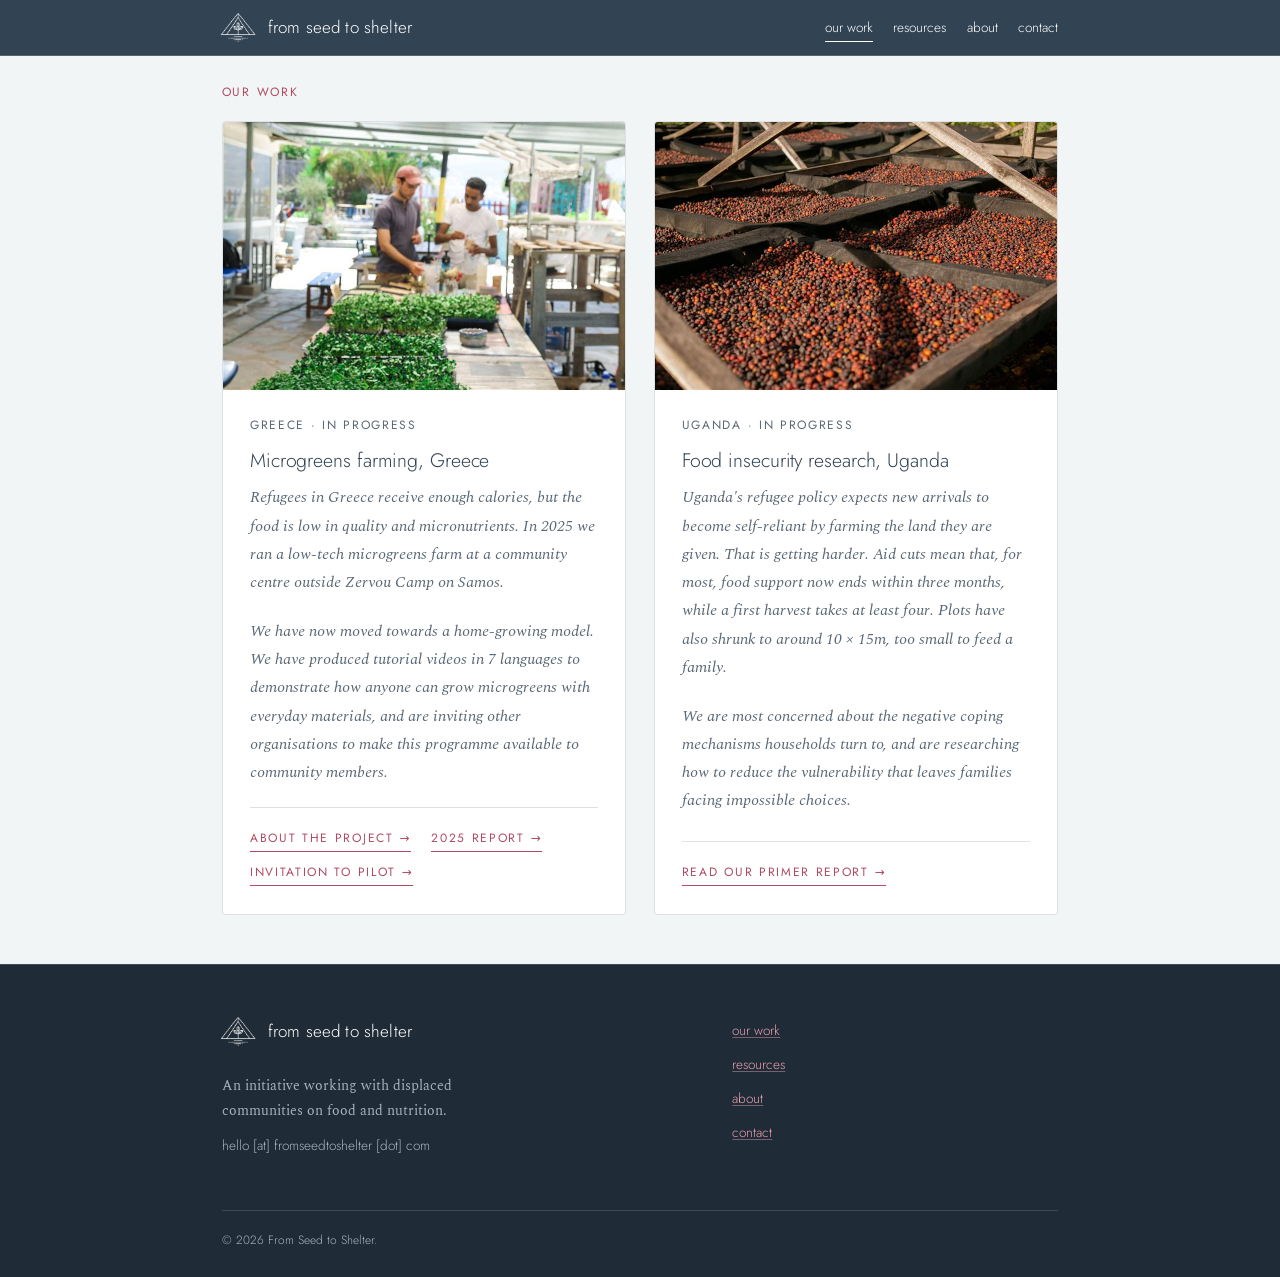
<file: work.html>
<!doctype html>
<html lang="en">
<head>
<meta charset="utf-8">
<meta name="viewport" content="width=device-width, initial-scale=1">
<title>Our work — From Seed to Shelter</title>
<meta name="description" content="Our projects: microgreens in Greece, from a 2025 farm outside Zervou Camp on Samos to free seeds for growing at home, and research in progress on the first-harvest gap in Uganda's refugee settlements.">

<link rel="icon" href="/favicon.ico" sizes="32x32">
<link rel="icon" href="/favicon-512.png" type="image/png" sizes="512x512">
<link rel="apple-touch-icon" href="/apple-touch-icon.png">
<link rel="canonical" href="https://fromseedtoshelter.com/work.html">

<link rel="preload" href="fonts/jost-var.woff2" as="font" type="font/woff2" crossorigin>
<link rel="preload" href="fonts/spectral-400.woff2" as="font" type="font/woff2" crossorigin>

<link rel="stylesheet" href="css/style.css">

<meta property="og:type" content="article">
<meta property="og:url" content="https://fromseedtoshelter.com/work.html">
<meta property="og:title" content="Our work — From Seed to Shelter">
<meta property="og:description" content="Microgreens in Greece, from a camp farm to seeds grown at home, and research on the first-harvest gap in Uganda.">
<meta property="og:image" content="https://fromseedtoshelter.com/img/placeholder-og.svg">
<meta name="twitter:card" content="summary_large_image">
</head>

<body>

<a class="skip-link" href="#main">Skip to content</a>

<header class="site-header">
  <div class="wrap wrap--wide site-header__inner">
    <a class="brand" href="index.html">
      <img class="brand__mark" src="img/logo-mark-white.png" alt="" width="924" height="924">
      <span class="brand__name">from seed to shelter</span>
    </a>

    <nav class="site-nav" aria-label="Primary">
      <ul>
        <li><a href="work.html" aria-current="page">our work</a></li>
        <li><a href="resources.html">resources</a></li>
        <li><a href="about.html">about</a></li>
        <li><a href="contact.html">contact</a></li>
      </ul>
    </nav>
  </div>
</header>


<main id="main">

  <section class="section page-header page-header--bare">
    <div class="wrap wrap--wide">
      <h1 class="eyebrow">Our work</h1>
    </div>
  </section>

  <!-- The same card component, titles and links as the home page, but not
       the same copy or photos: here each card adds a status line and says what
       we have done, where the home cards only name the problem. Keep titles
       and links in step by hand; the text and photos are deliberately different. -->
  <section class="section" aria-label="Projects">
    <div class="wrap wrap--wide">
      <ul class="cards">
        <li class="card">
          <div class="card__media">
            <a class="card__media-link" href="greece.html" tabindex="-1" aria-hidden="true">
              <img src="img/ben_mousa.jpg"
                   alt="Two people tending trays of microgreens on a bench under an open-sided shelter."
                   width="800" height="533">
            </a>
          </div>
          <div class="card__body">
            <p class="eyebrow eyebrow--stone">Greece · in progress</p>
            <h3 class="card__place">Microgreens farming, Greece</h3>
            <p class="card__neglect">
              Refugees in Greece receive enough calories, but the food is low
              in quality and micronutrients. In 2025 we ran a low-tech
              microgreens farm at a community centre outside Zervou Camp
              on Samos.
            </p>
            <p class="card__neglect">
              We have now moved towards a home-growing model. We have produced
              tutorial videos in 7 languages to demonstrate how anyone can grow
              microgreens with everyday materials, and are inviting other
              organisations to make this programme available to community
              members.
            </p>
            <p class="card__foot">
              <a class="link-arrow" href="greece.html">
                About the project →<span class="visually-hidden"> Microgreens farming, Greece</span>
              </a>
              <a class="link-arrow"
                 href="https://drive.google.com/file/d/1HiKT7T0bPAehhOc65B_rPWRrqNN12Tmt/view?usp=drive_link"
                 target="_blank" rel="noopener">
                2025 report →<span class="visually-hidden"> Microgreens farming, Greece</span>
              </a>
              <a class="link-arrow" href="docs/microgreens-for-ngos.html">
                Invitation to pilot →<span class="visually-hidden"> Microgreens farming, Greece</span>
              </a>
            </p>
          </div>
        </li>

        <li class="card">
          <div class="card__media">
            <a class="card__media-link" href="docs/uganda-food-insecurity-primer.html" tabindex="-1" aria-hidden="true">
              <img src="img/uganda-coffee-card.jpg"
                   alt="Coffee cherries drying on raised mesh beds under wooden frames."
                   width="800" height="533">
            </a>
          </div>
          <div class="card__body">
            <p class="eyebrow eyebrow--stone">Uganda · in progress</p>
            <h3 class="card__place">Food insecurity research, Uganda</h3>
            <p class="card__neglect">
              Uganda's refugee policy expects new arrivals to become
              self-reliant by farming the land they are given. That is getting
              harder. Aid cuts mean that, for most, food support now ends
              within three months, while a first harvest takes at least four.
              Plots have also shrunk to around 10 × 15m, too small to feed a
              family.
            </p>
            <p class="card__neglect">
              We are most concerned about the negative coping mechanisms
              households turn to, and are researching how to reduce the
              vulnerability that leaves families facing impossible choices.
            </p>
            <p class="card__foot">
              <a class="link-arrow" href="docs/uganda-food-insecurity-primer.html">
                Read our primer report →<span class="visually-hidden"> Food insecurity research, Uganda</span>
              </a>
            </p>
          </div>
        </li>
      </ul>
    </div>
  </section>
</main>


<footer class="site-footer">
  <div class="wrap wrap--wide">
    <div class="footer__grid">
      <div>
        <a class="brand" href="index.html">
          <img class="brand__mark" src="img/logo-mark-white.png" alt="" width="924" height="924">
          <span class="brand__name">from seed to shelter</span>
        </a>
        <p class="footer__blurb">
          An initiative working with displaced communities on food and
          nutrition.
        </p>
        <!-- Written out, never a mailto: — site-wide rule, see CLAUDE.md. -->
        <p class="footer__address">hello [at] fromseedtoshelter [dot] com</p>
      </div>

      <nav aria-label="Footer">
        <ul class="footer__links">
          <li><a href="work.html">our work</a></li>
          <li><a href="resources.html">resources</a></li>
          <li><a href="about.html">about</a></li>
          <li><a href="contact.html">contact</a></li>
        </ul>
      </nav>
    </div>

    <p class="footer__legal">
      © 2026 From Seed to Shelter.
    </p>
  </div>
</footer>

<!-- Sticky header slide. Progressive enhancement only — the bar is sticky and
     visible with this blocked. See js/nav.js. -->
<script src="js/nav.js" defer></script>

</body>
</html>
</file>
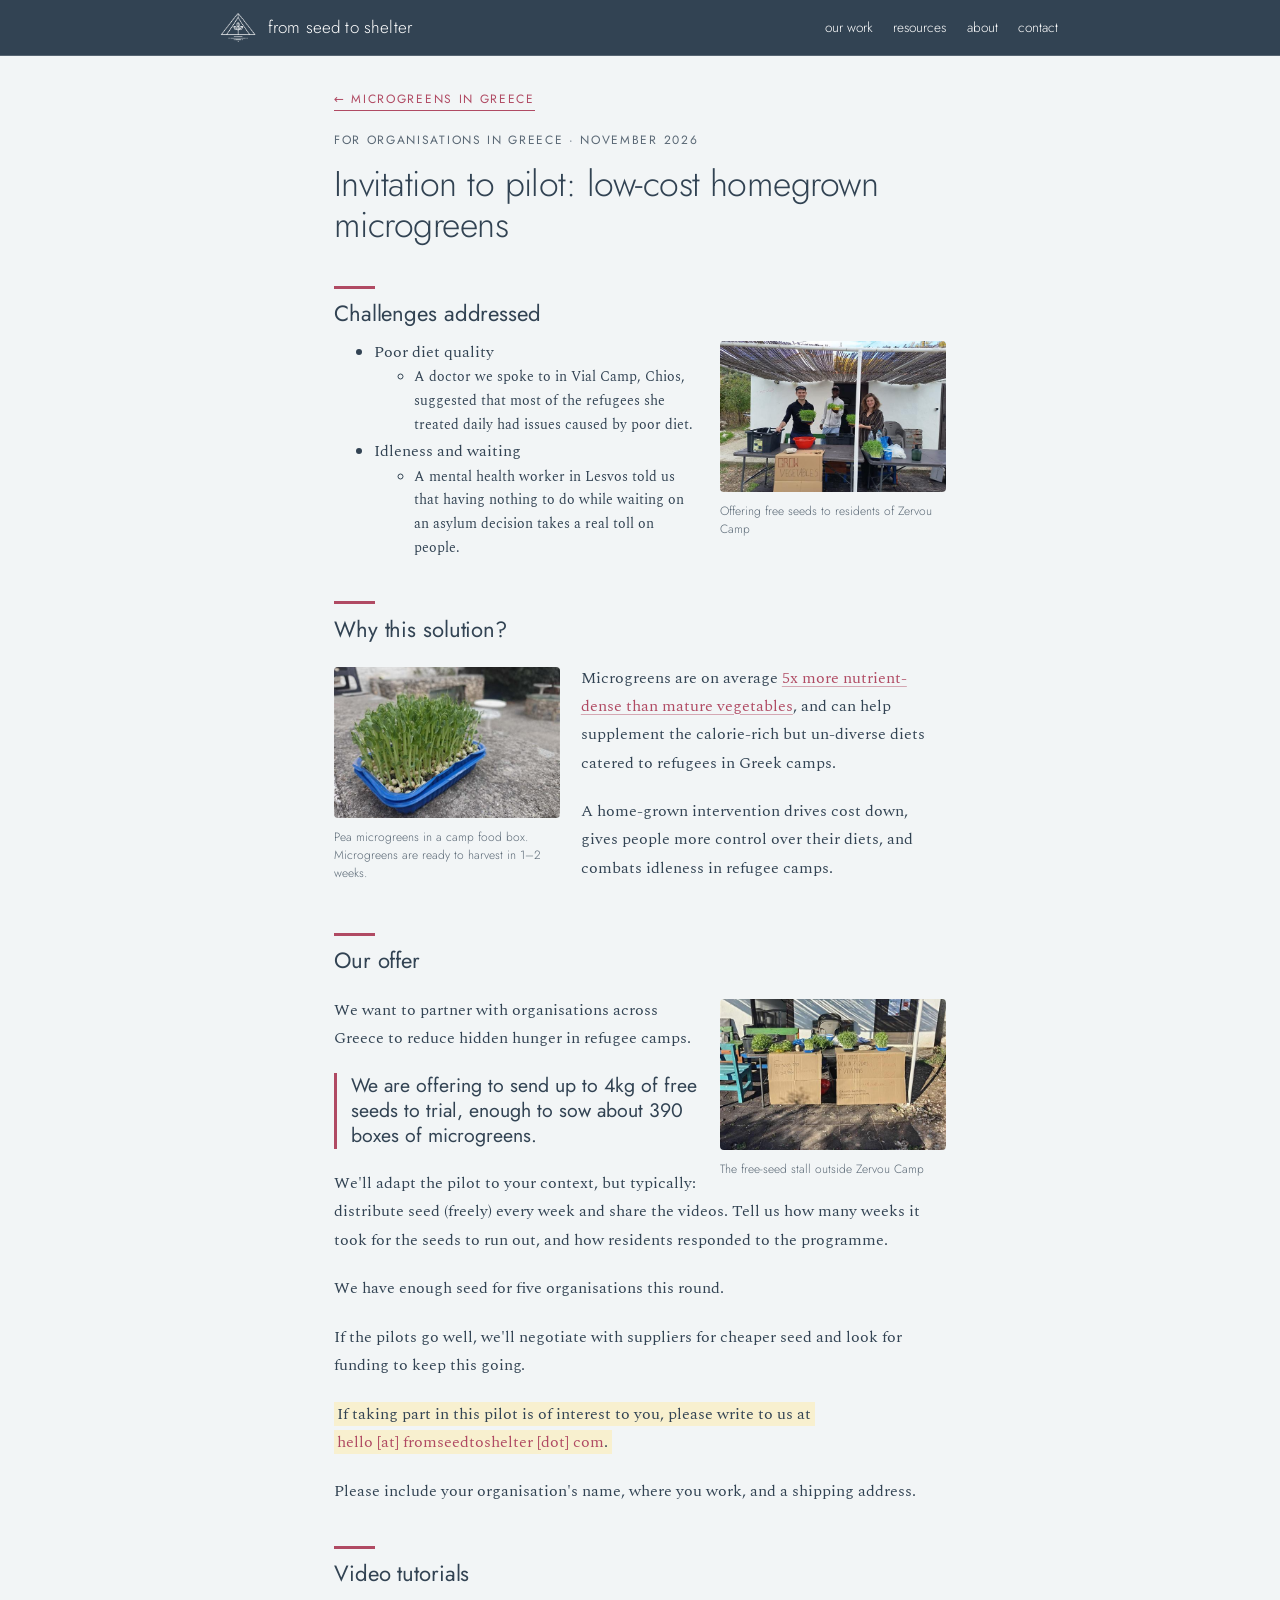
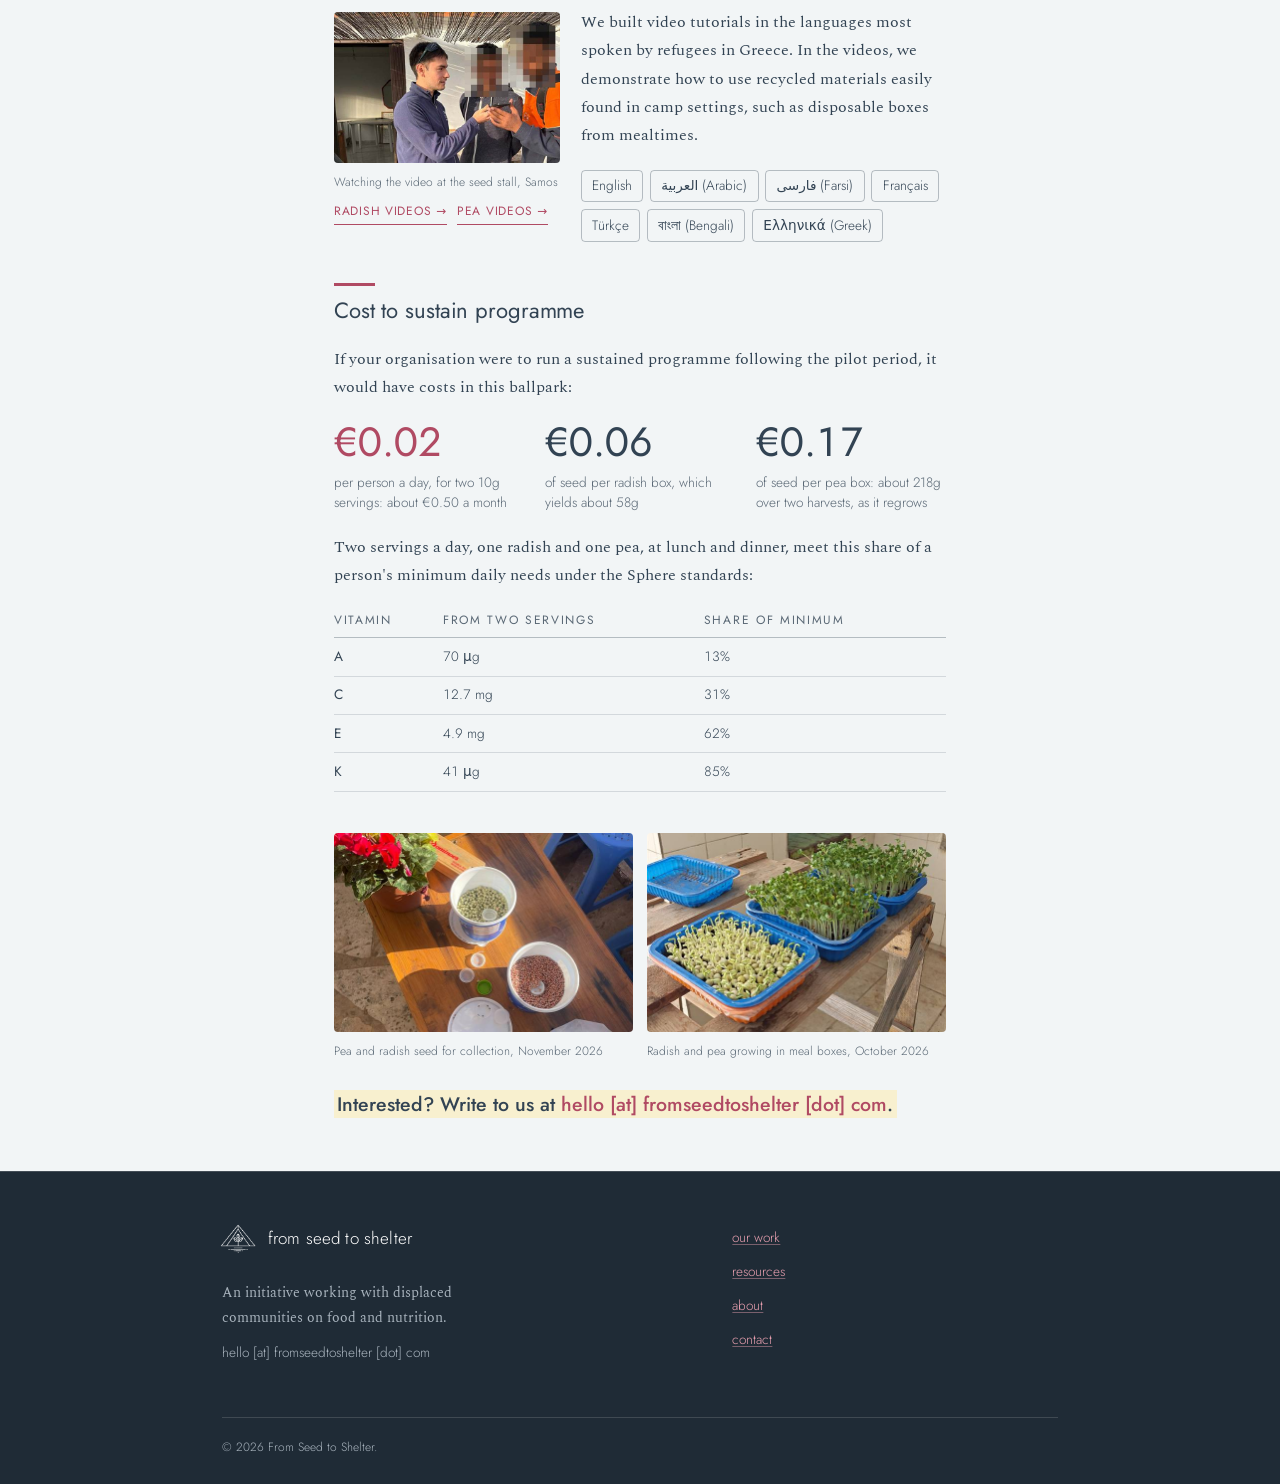
<file: docs/microgreens-for-ngos.html>
<!doctype html>
<html lang="en" class="invite-page">
<head>
<meta charset="utf-8">
<meta name="viewport" content="width=device-width, initial-scale=1">
<title>Invitation to pilot: low-cost homegrown microgreens — From Seed to Shelter</title>
<meta name="description" content="Free microgreen seed and video guides in seven languages for organisations working with refugees in Greece.">

<link rel="icon" href="/favicon.ico" sizes="32x32">
<link rel="icon" href="/favicon-512.png" type="image/png" sizes="512x512">
<link rel="apple-touch-icon" href="/apple-touch-icon.png">
<link rel="canonical" href="https://fromseedtoshelter.com/docs/microgreens-for-ngos.html">

<link rel="preload" href="../fonts/jost-var.woff2" as="font" type="font/woff2" crossorigin>
<link rel="preload" href="../fonts/spectral-400.woff2" as="font" type="font/woff2" crossorigin>

<link rel="stylesheet" href="../css/style.css">

<meta property="og:type" content="article">
<meta property="og:url" content="https://fromseedtoshelter.com/docs/microgreens-for-ngos.html">
<meta property="og:title" content="Invitation to pilot: low-cost homegrown microgreens">
<meta property="og:description" content="Free seed and video guides in seven languages, for growing fresh greens in a camp food box.">
<meta property="og:image" content="https://fromseedtoshelter.com/img/microgreens-foodbox-pea.jpg">
<meta name="twitter:card" content="summary_large_image">
</head>

<body class="page--read">

<a class="skip-link" href="#main">Skip to content</a>

<header class="site-header">
  <div class="wrap wrap--wide site-header__inner">
    <a class="brand" href="../index.html">
      <img class="brand__mark" src="../img/logo-mark-white.png" alt="" width="924" height="924">
      <span class="brand__name">from seed to shelter</span>
    </a>

    <nav class="site-nav" aria-label="Primary">
      <ul>
        <li><a href="../work.html">our work</a></li>
        <li><a href="../resources.html">resources</a></li>
        <li><a href="../about.html">about</a></li>
        <li><a href="../contact.html">contact</a></li>
      </ul>
    </nav>
  </div>
</header>


<main id="main">

  <section class="section page-header page-header--bare">
    <div class="wrap">
      <a class="link-arrow" href="../greece.html">← Microgreens in Greece</a>
    </div>
  </section>


  <!-- ===================================================================
       A one-pager for NGOs, about 400 words. Written in the site's own type
       and colours, not the primer's: it is an offer, not a document. Prints
       to one side of A4 (see 13k in style.css).
       =================================================================== -->
  <section class="section invite" aria-labelledby="invite-heading">
    <div class="wrap">
      <p class="eyebrow eyebrow--stone">For organisations in Greece · November 2026</p>
      <h1 id="invite-heading" class="invite__title">Invitation to pilot: low-cost homegrown microgreens</h1>

      <!-- Photos sit beside the text as on greece.html (.figure--aside),
           alternating sides, and are dropped in print. -->
      <h2>Challenges addressed</h2>
      <div class="prose flow invite__top">
        <figure class="figure figure--aside figure--right">
          <img src="../img/invite-stall-team.jpg"
               alt="Three people under a reed shade holding up trays of pea microgreens, behind a table with a cardboard sign reading: grow vegetables."
               width="640" height="427">
          <figcaption>Offering free seeds to residents of Zervou Camp</figcaption>
        </figure>
        <ul>
          <li>Poor diet quality
            <ul>
              <li>A doctor we spoke to in Vial Camp, Chios, suggested that
                most of the refugees she treated daily had issues caused by
                poor diet.</li>
            </ul>
          </li>
          <li>Idleness and waiting
            <ul>
              <li>A mental health worker in Lesvos told us that having nothing to do
                while waiting on an asylum decision takes a real toll on
                people.</li>
            </ul>
          </li>
        </ul>
      </div>

      <h2>Why this solution?</h2>
      <div class="prose flow">
        <figure class="figure figure--aside figure--left">
          <img src="../img/invite-foodbox-pea.jpg"
               alt="Pea microgreens about ten centimetres tall, growing in a blue plastic food box."
               width="640" height="480">
          <figcaption>Pea microgreens in a camp food box. Microgreens are ready to harvest in 1–2 weeks.</figcaption>
        </figure>
        <p>
          Microgreens are on average
          <a href="https://agresearchmag.ars.usda.gov/2014/jan/greens"
             target="_blank" rel="noopener">5x more nutrient-dense than mature
          vegetables</a>,
          and can help supplement the calorie-rich but un-diverse diets
          catered to refugees in Greek camps.
        </p>
        <p>
          A home-grown intervention drives cost down, gives people more
          control over their diets, and combats idleness in refugee camps.
        </p>
      </div>

      <h2>Our offer</h2>
      <div class="prose flow">
        <figure class="figure figure--aside figure--right">
          <img src="../img/invite-seed-stall.jpg" loading="lazy"
               alt="A table outside a community building with trays of pea and radish microgreens and cardboard signs reading: free seeds, grow in 7 to 12 days, more vitamins, written in English, Arabic, Bengali and French."
               width="640" height="480">
          <figcaption>The free-seed stall outside Zervou Camp</figcaption>
        </figure>
        <p>
          We want to partner with organisations across Greece to reduce hidden
          hunger in refugee camps.
        </p>
        <p class="invite__offer">
          We are offering to send up to 4kg of free seeds to trial, enough to
          sow about 390 boxes of microgreens.
        </p>
        <p>
          We'll adapt the pilot to your context, but typically: distribute
          seed (freely) every week and share the videos. Tell us how many
          weeks it took for the seeds to run out, and how residents
          responded to the programme.
        </p>
        <p>
          We have enough seed for five organisations this round.
        </p>
        <p>
          If the pilots go well, we'll negotiate with suppliers for cheaper
          seed and look for funding to keep this going.
        </p>
        <!-- Written out, never a mailto: or a raw address — see CLAUDE.md.
             The ask appears here and again at the foot of the page. -->
        <p>
          <mark class="highlight">If taking part in this pilot is of interest
          to you, please write to us at <span class="address address--inline address--accent">hello [at] fromseedtoshelter [dot] com</span>.</mark>
        </p>
        <p>
          Please include your organisation's name, where you work, and a
          shipping address.
        </p>
      </div>

      <h2>Video tutorials</h2>
      <!-- Residents' faces are pixelated in the image file itself. -->
      <!-- The links ride inside the figure so they sit under the photo, left
           of the language tiles. In print the photo and caption drop out
           and the links stay. -->
      <div class="prose flow">
        <figure class="figure figure--aside figure--left invite__video-figure">
          <img src="../img/greece-seed-video.jpg" loading="lazy"
               alt="A member of our team showing a microgreens video on a phone to two men at the seed stall. The men's faces are blurred."
               width="640" height="426">
          <figcaption>Watching the video at the seed stall, Samos</figcaption>
          <p class="link-row invite__video-links">
            <a class="link-arrow" href="https://youtube.com/playlist?list=PLG4yYR4nvIKI"
               target="_blank" rel="noopener">Radish videos →</a>
            <a class="link-arrow" href="https://youtube.com/playlist?list=PLPuLv_2zT6h0"
               target="_blank" rel="noopener">Pea videos →</a>
          </p>
        </figure>
        <p>
          We built video tutorials in the languages most spoken by refugees in
          Greece. In the videos, we demonstrate how to use recycled materials
          easily found in camp settings, such as disposable boxes from
          mealtimes.
        </p>
        <ul class="invite__langs" aria-label="Languages">
          <li>English</li>
          <li><span lang="ar">العربية</span> (Arabic)</li>
          <li><span lang="fa">فارسی</span> (Farsi)</li>
          <li lang="fr">Français</li>
          <li lang="tr">Türkçe</li>
          <li><span lang="bn">বাংলা</span> (Bengali)</li>
          <li><span lang="el">Ελληνικά</span> (Greek)</li>
        </ul>
      </div>

      <h2>Cost to sustain programme</h2>
      <!-- Seed cost only. Per 10g serving: radish €0.0564 / 5.8 = €0.0097;
           pea €0.165 / 21.8 = €0.0076. One of each a day = €0.017, about
           €0.52 over 30 days. -->
      <div class="prose flow">
        <p>
          If your organisation were to run a sustained programme following
          the pilot period, it would have costs in this ballpark:
        </p>
      </div>
      <div class="invite__stats">
        <p>
          <span class="stat stat--accent">€0.02</span>
          <span class="stat__label">per person a day, for two 10g servings: about €0.50 a month</span>
        </p>
        <p>
          <span class="stat">€0.06</span>
          <span class="stat__label">of seed per radish box, which yields about 58g</span>
        </p>
        <p>
          <span class="stat">€0.17</span>
          <span class="stat__label">of seed per pea box: about 218g over two harvests, as it regrows</span>
        </p>
      </div>
      <div class="prose flow">
        <p>
          Two servings a day, one radish and one pea, at lunch and dinner,
          meet this share of a person's minimum daily needs under the Sphere
          standards:
        </p>
      </div>
      <table class="invite__table">
        <thead>
          <tr><th scope="col">Vitamin</th><th scope="col">From two servings</th><th scope="col">Share of minimum</th></tr>
        </thead>
        <tbody>
          <tr><th scope="row">A</th><td>70 μg</td><td>13%</td></tr>
          <tr><th scope="row">C</th><td>12.7 mg</td><td>31%</td></tr>
          <tr><th scope="row">E</th><td>4.9 mg</td><td>62%</td></tr>
          <tr><th scope="row">K</th><td>41 μg</td><td>85%</td></tr>
        </tbody>
      </table>

      <!-- Two landscape photos side by side at every width, closing the
           page. Both cropped 3:2 from portrait phone photos. -->
      <div class="invite__pair">
        <figure class="figure">
          <img src="../img/invite-seed-tubs.jpg" loading="lazy"
               alt="Two open tubs on a wooden table in the sun, one of dried peas and one of radish seed, with small lidded pots for handing seed out."
               width="800" height="533">
          <figcaption>Pea and radish seed for collection, November 2026</figcaption>
        </figure>
        <figure class="figure">
          <img src="../img/invite-foodbox-trays.jpg" loading="lazy"
               alt="Radish and pea microgreens growing in blue plastic meal boxes on a wooden trestle, beside an empty box."
               width="800" height="533">
          <figcaption>Radish and pea growing in meal boxes, October 2026</figcaption>
        </figure>
      </div>

      <!-- The ask closes the page. Written out, never a mailto: or a raw
           address — see CLAUDE.md. -->
      <div class="prose invite__close">
        <p>
          <strong><mark class="highlight">Interested? Write to us at <span class="address address--inline address--accent">hello [at] fromseedtoshelter [dot] com</span>.</mark></strong>
        </p>
      </div>
    </div>
  </section>

</main>


<footer class="site-footer">
  <div class="wrap wrap--wide">
    <div class="footer__grid">
      <div>
        <a class="brand" href="../index.html">
          <img class="brand__mark" src="../img/logo-mark-white.png" alt="" width="924" height="924">
          <span class="brand__name">from seed to shelter</span>
        </a>
        <p class="footer__blurb">
          An initiative working with displaced communities on food and
          nutrition.
        </p>
        <!-- Written out, never a mailto: — site-wide rule, see CLAUDE.md. -->
        <p class="footer__address">hello [at] fromseedtoshelter [dot] com</p>
      </div>

      <nav aria-label="Footer">
        <ul class="footer__links">
          <li><a href="../work.html">our work</a></li>
          <li><a href="../resources.html">resources</a></li>
          <li><a href="../about.html">about</a></li>
          <li><a href="../contact.html">contact</a></li>
        </ul>
      </nav>
    </div>

    <p class="footer__legal">
      © 2026 From Seed to Shelter.
    </p>
  </div>
</footer>

<!-- Sticky header slide. Progressive enhancement only — the bar is sticky and
     visible with this blocked. See js/nav.js. -->
<script src="../js/nav.js" defer></script>

</body>
</html>
</file>
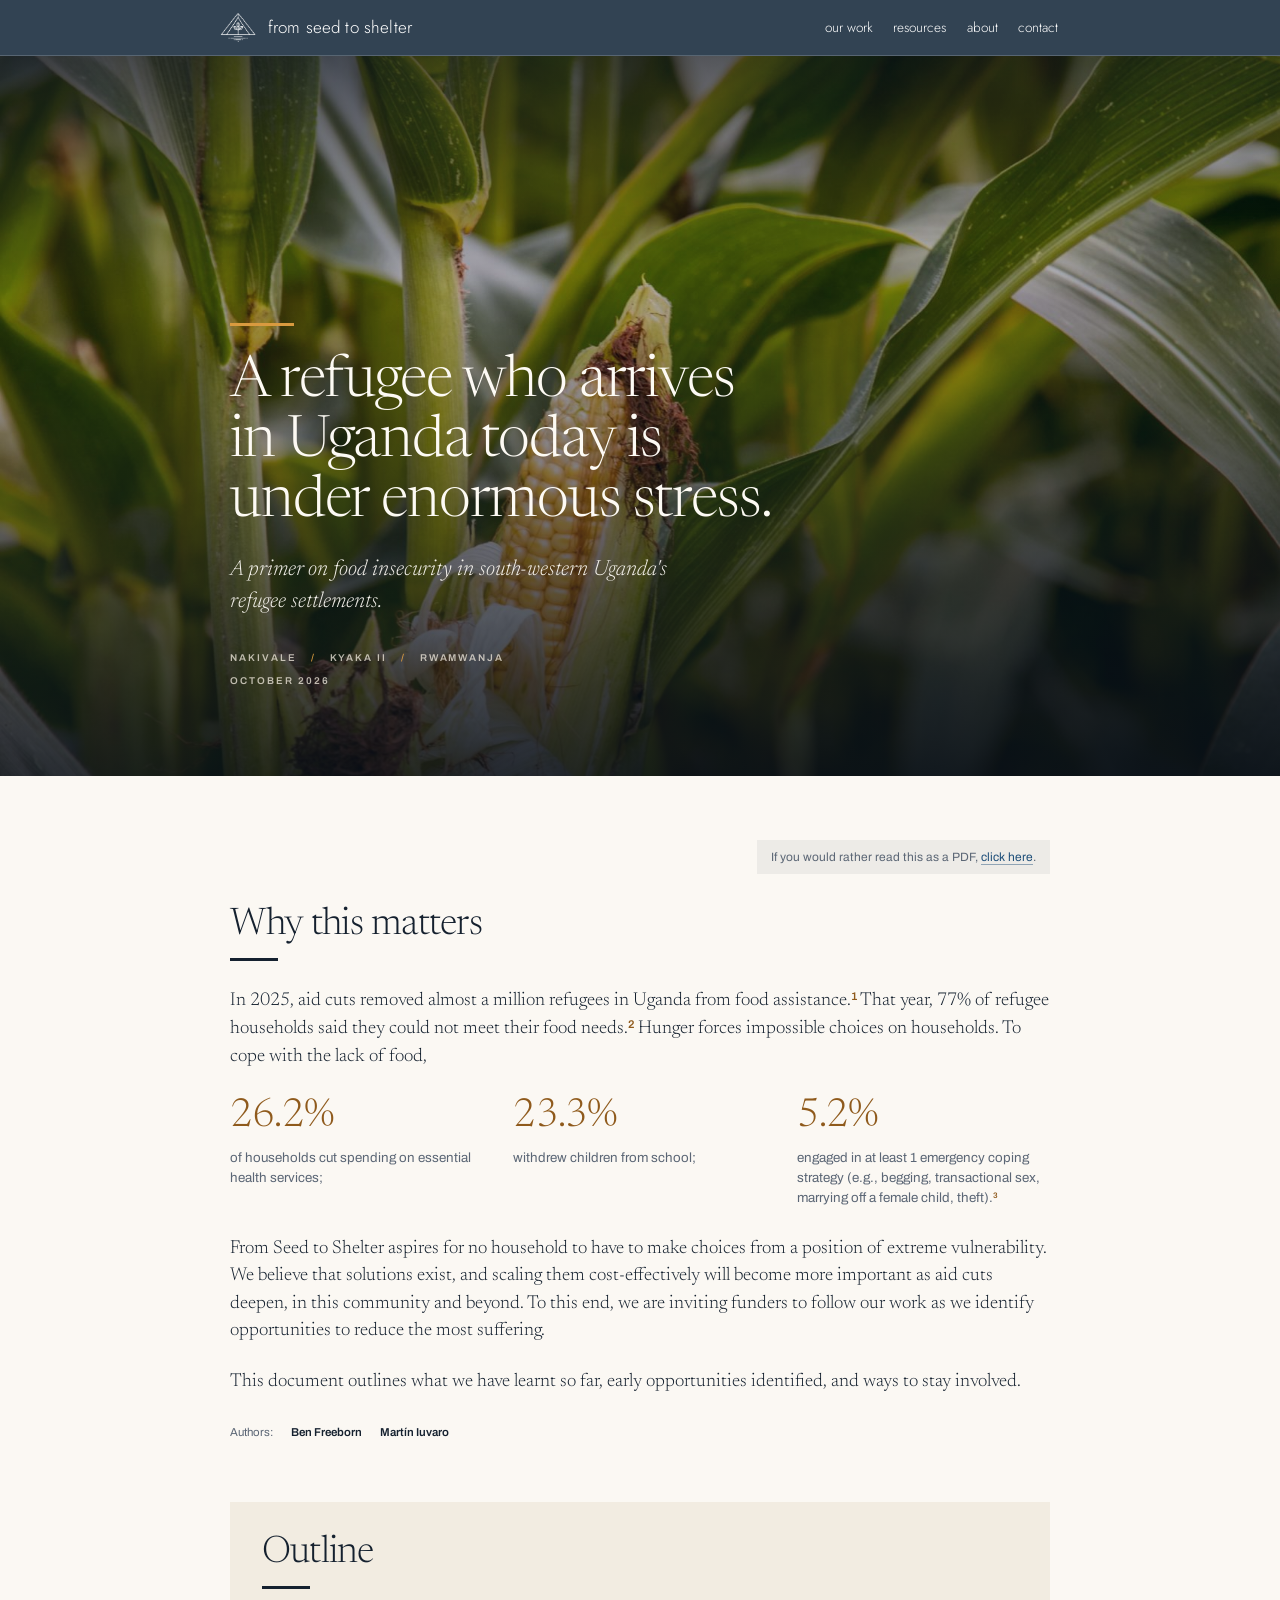
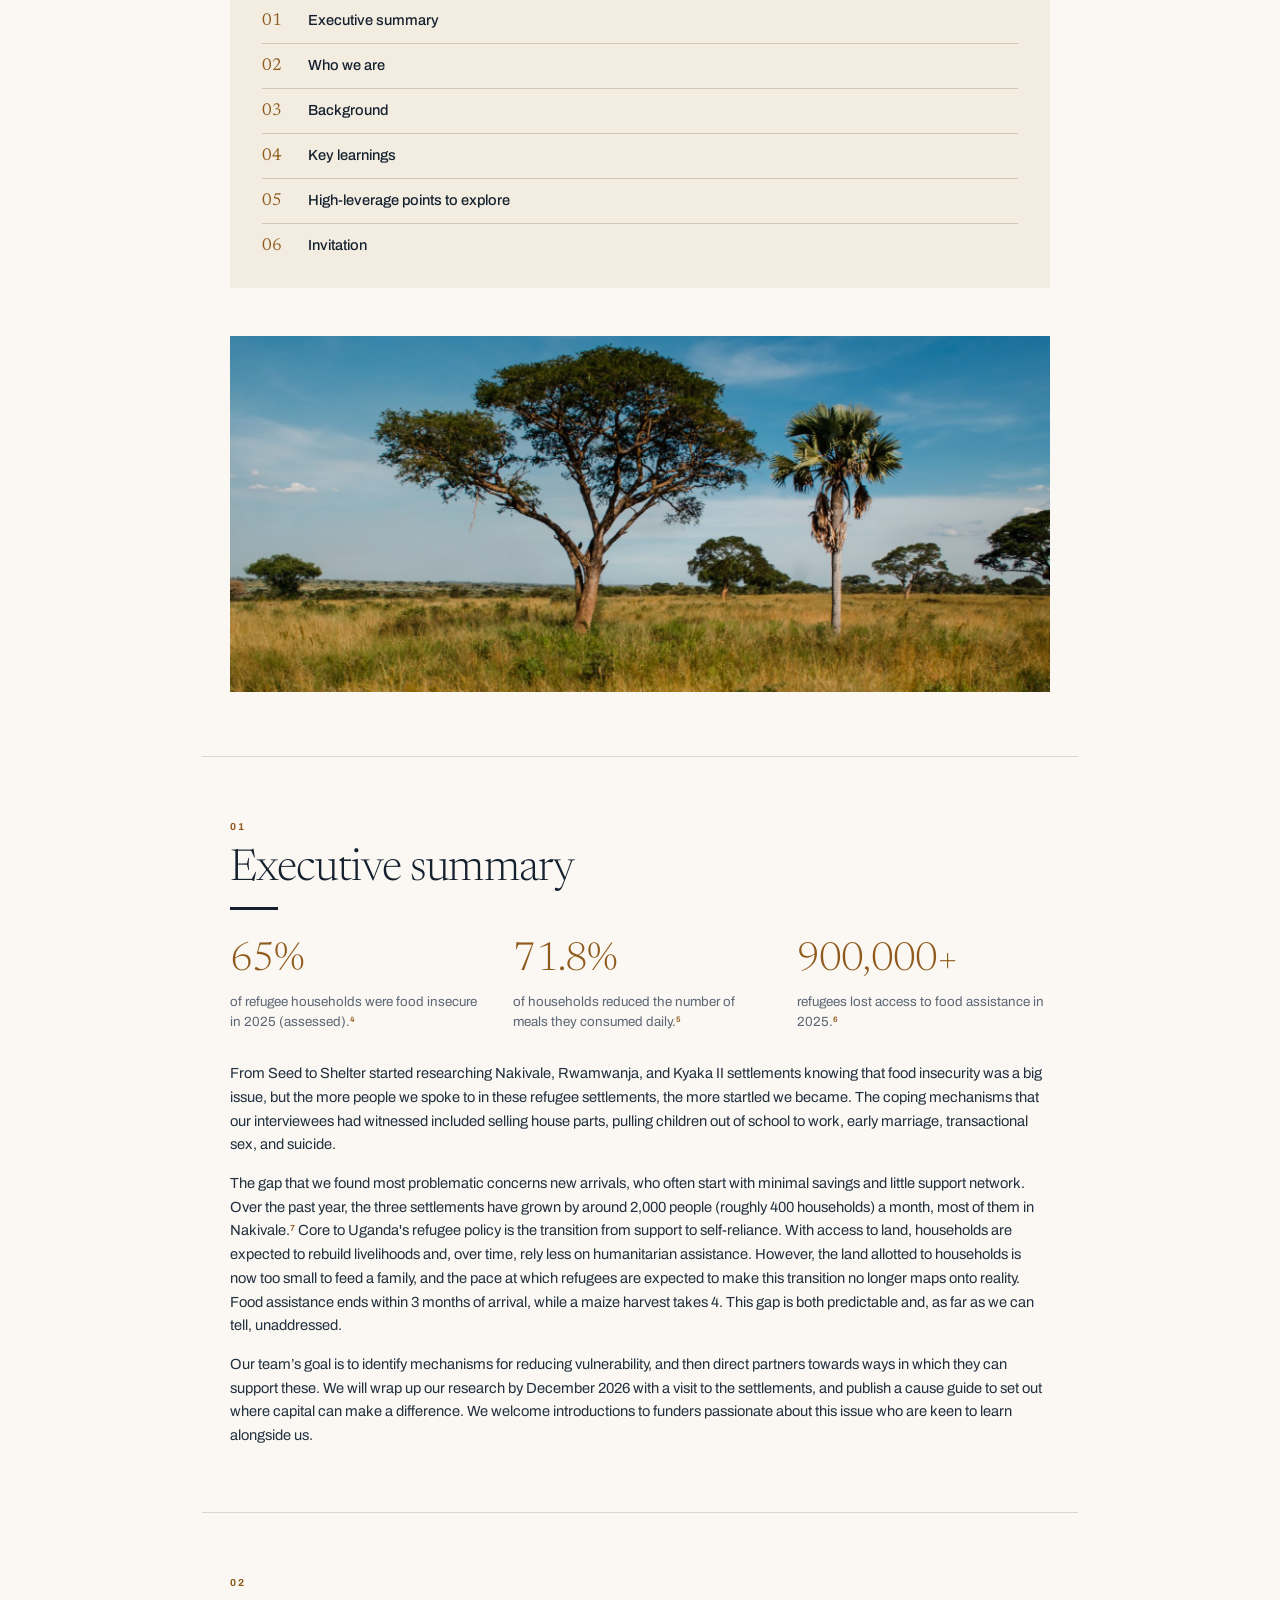
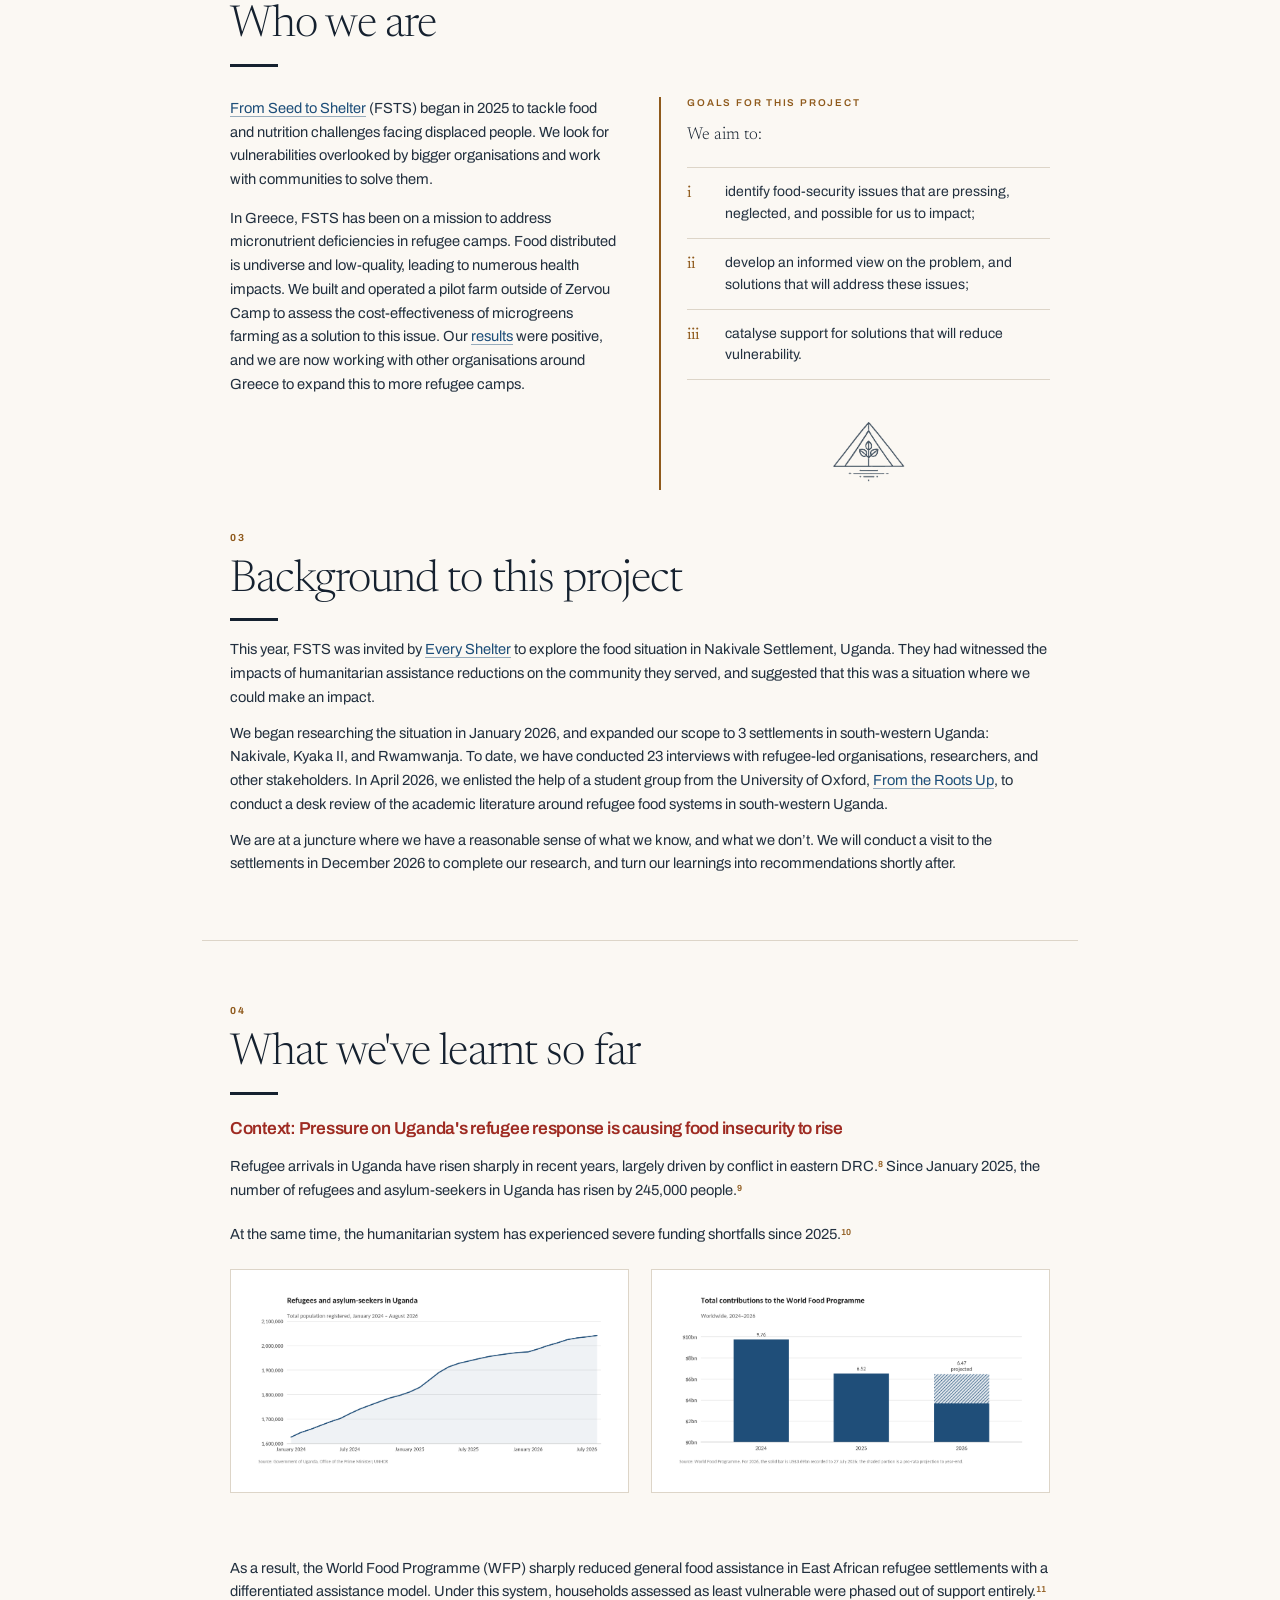
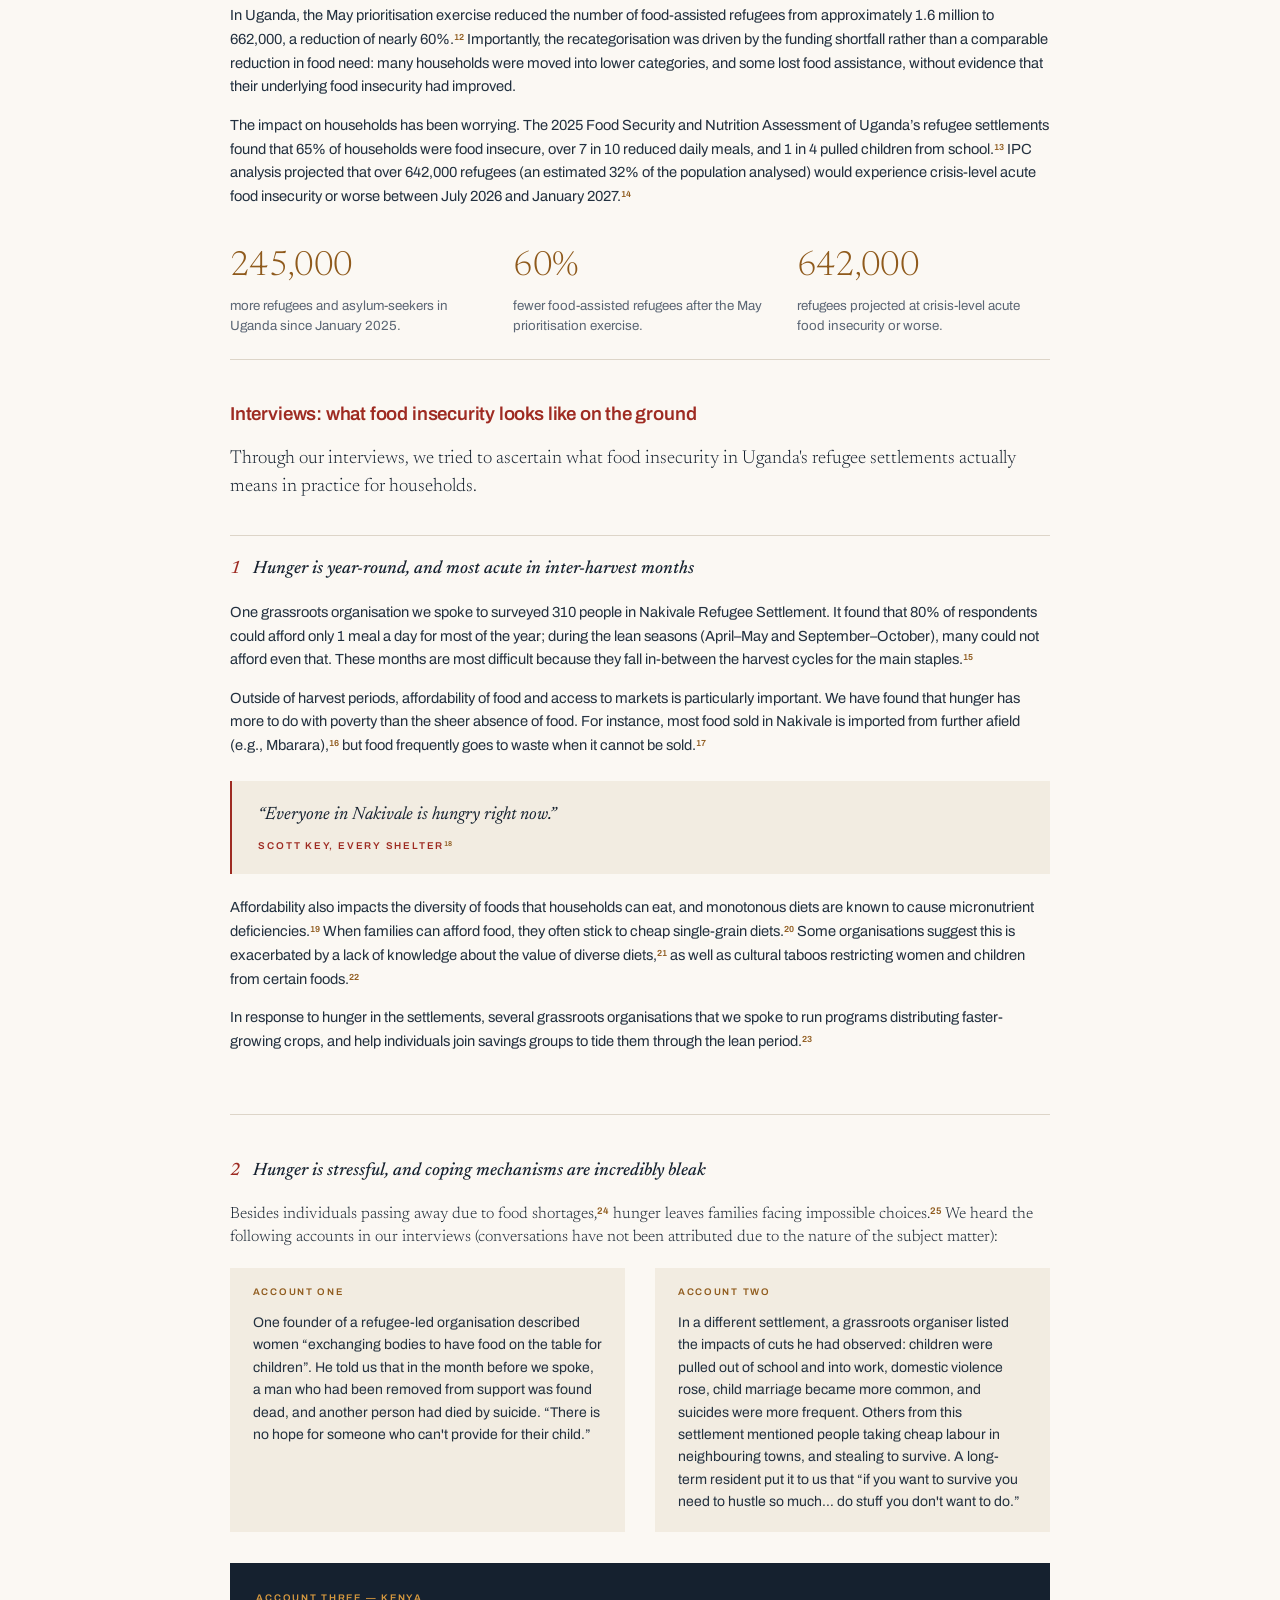
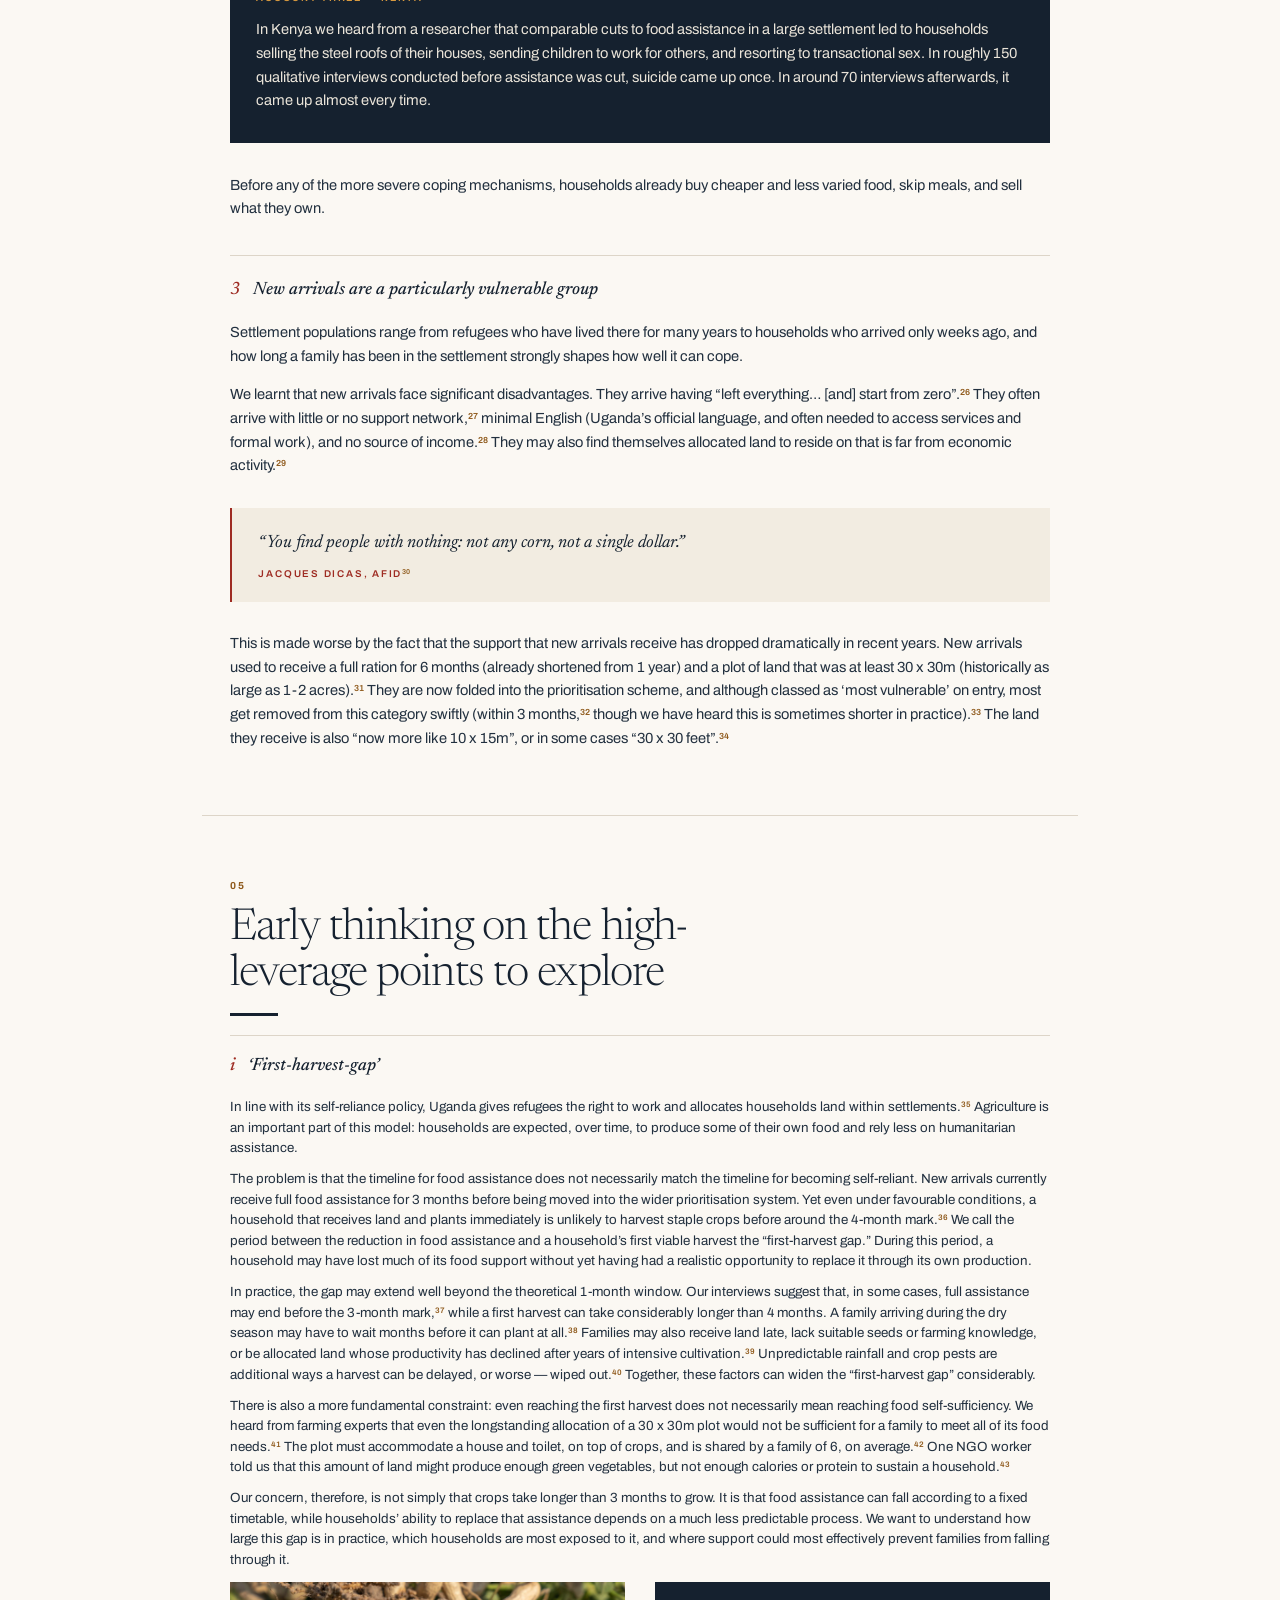
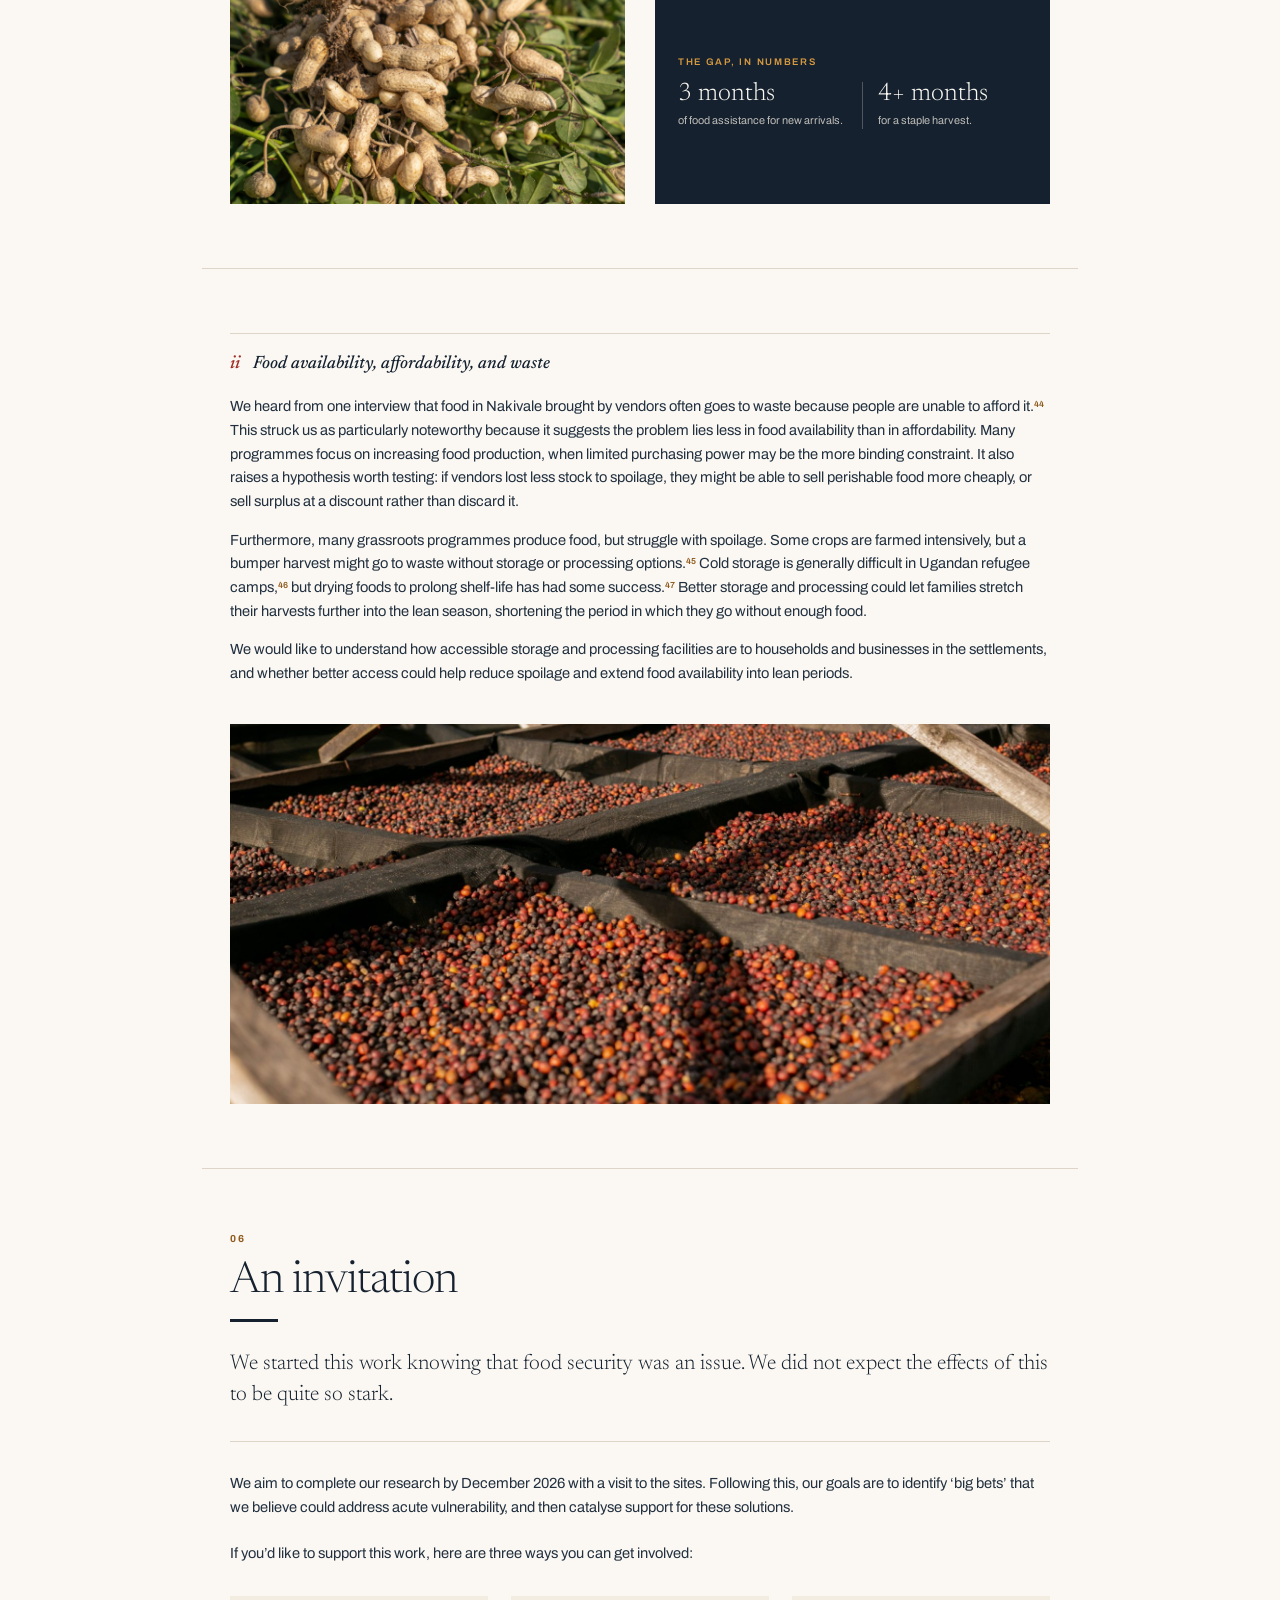
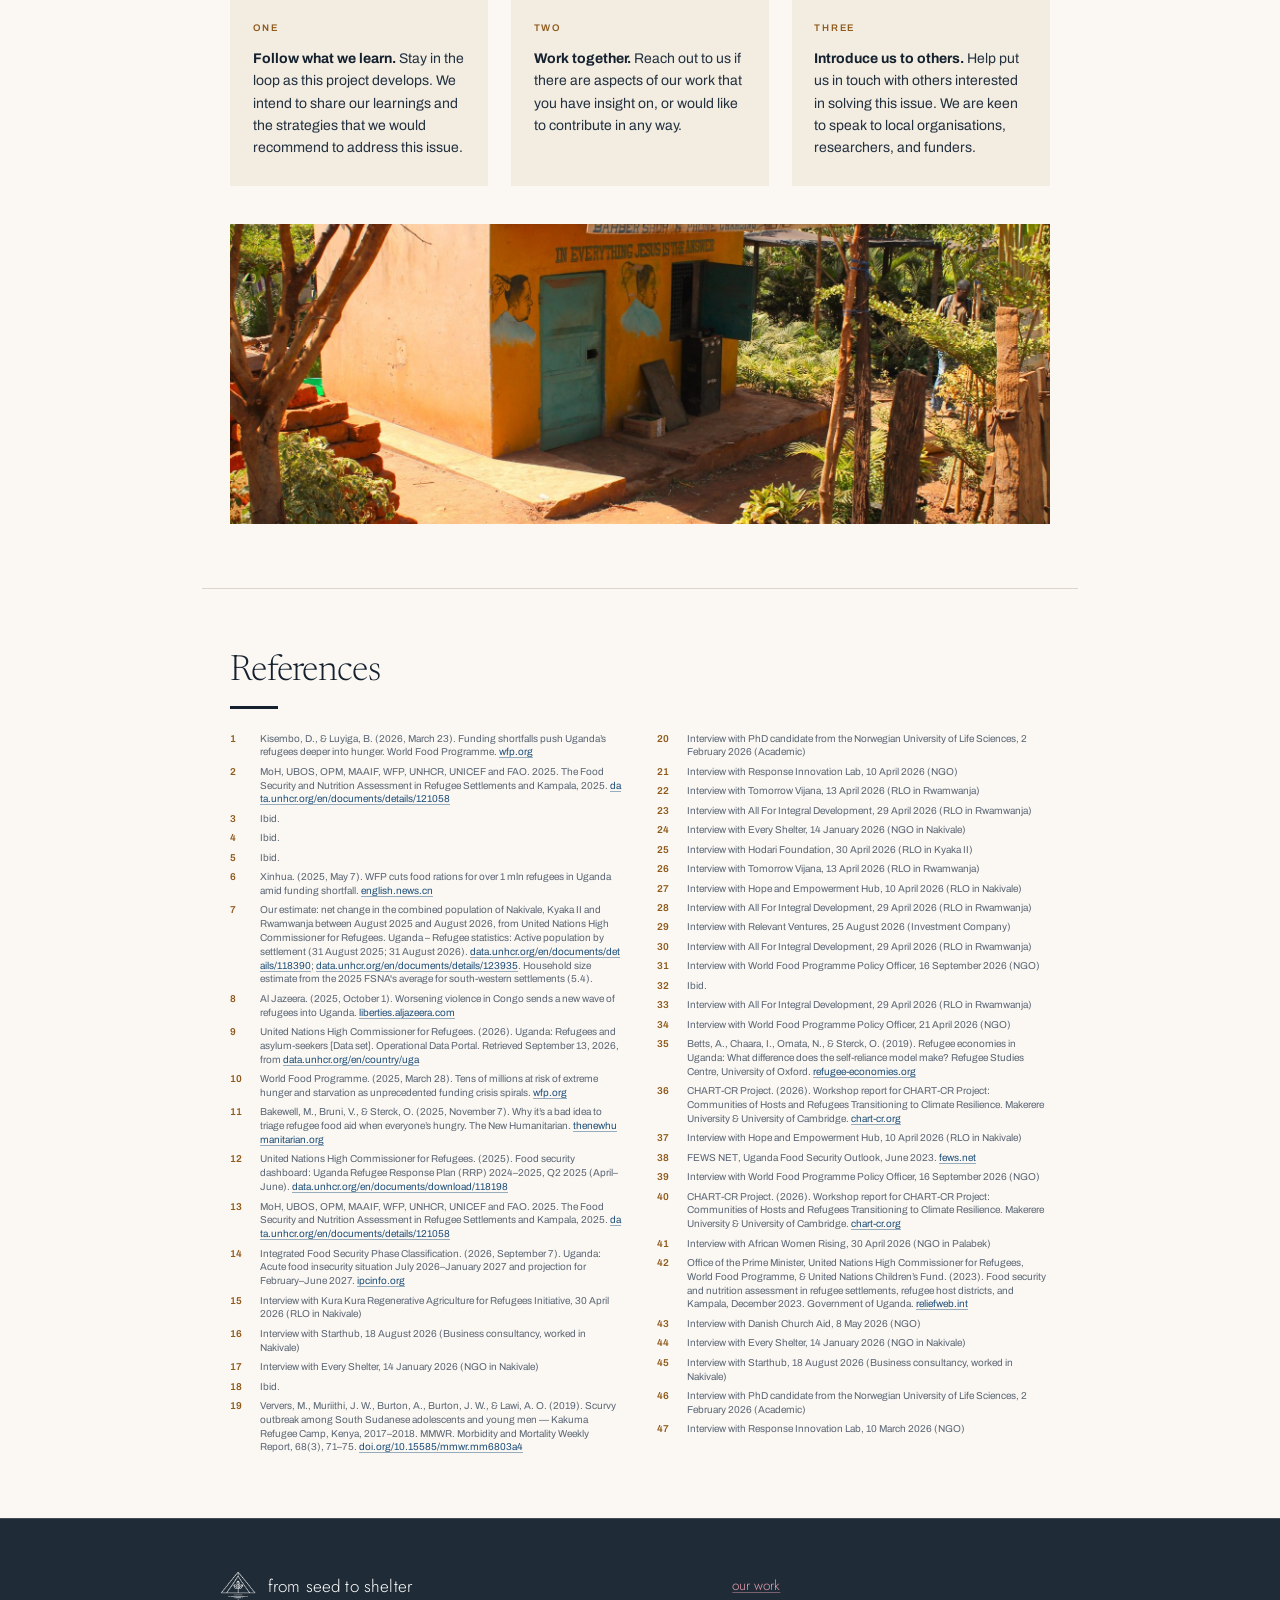
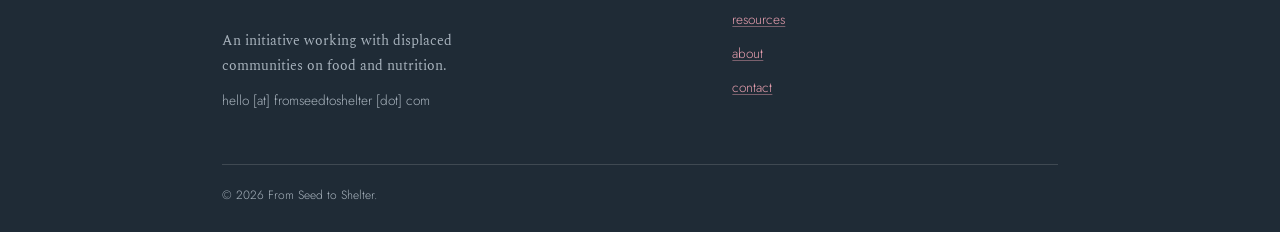
<file: docs/uganda-food-insecurity-primer.html>
<!DOCTYPE html>
<html lang="en">
<head>
<meta charset="utf-8">
<meta name="viewport" content="width=device-width, initial-scale=1">
<title>A primer on food insecurity in south-western Uganda's refugee settlements | From Seed to Shelter</title>
<meta name="description" content="A primer on food insecurity in Nakivale, Kyaka II and Rwamwanja refugee settlements, Uganda.">
<link rel="icon" href="/favicon.ico" sizes="32x32">
<link rel="icon" href="/favicon-512.png" type="image/png" sizes="512x512">
<link rel="apple-touch-icon" href="/apple-touch-icon.png">
<link rel="canonical" href="https://fromseedtoshelter.com/docs/uganda-food-insecurity-primer.html">

<link rel="preload" href="../fonts/jost-var.woff2" as="font" type="font/woff2" crossorigin>
<link rel="preload" href="../fonts/archivo-var.woff2" as="font" type="font/woff2" crossorigin>
<link rel="preload" href="../fonts/newsreader-var.woff2" as="font" type="font/woff2" crossorigin>

<!-- Site stylesheet for the header and footer. It comes before the page style block
     so the primer body keeps the Claude Design styling. -->
<link rel="stylesheet" href="../css/style.css">

<meta property="og:type" content="article">
<meta property="og:url" content="https://fromseedtoshelter.com/docs/uganda-food-insecurity-primer.html">
<meta property="og:title" content="A primer on food insecurity in south-western Uganda's refugee settlements">
<meta property="og:description" content="Our early understanding of the food situation in Nakivale, Kyaka II and Rwamwanja: learnings, hunches, and next steps.">
<meta property="og:image" content="https://fromseedtoshelter.com/img/primer-01-hero-maize.jpg">
<meta name="twitter:card" content="summary_large_image">
<style>
  /* Primer fonts, self-hosted (SIL OFL). Latin subset, variable weight;
     Newsreader also carries the optical-size axis. */
  @font-face { font-family: "Archivo"; src: url("../fonts/archivo-var.woff2") format("woff2"); font-weight: 400 700; font-style: normal; font-display: swap; }
  @font-face { font-family: "Newsreader"; src: url("../fonts/newsreader-var.woff2") format("woff2"); font-weight: 200 700; font-style: normal; font-display: swap; }
  @font-face { font-family: "Newsreader"; src: url("../fonts/newsreader-var-italic.woff2") format("woff2"); font-weight: 200 600; font-style: italic; font-display: swap; }

  body { margin: 0; background: #fbf8f3; -webkit-font-smoothing: antialiased; }
  html { scroll-behavior: smooth; }
  /* Scoped to <main>: unscoped, it put an underline on the header and footer
     links, which should look exactly as they do on the other pages. */
  #main a { color: #1d4e79; text-decoration: none; border-bottom: 0.5pt solid rgba(29,78,121,0.45); }
  #main a:hover { color: #8f5a1c; border-bottom-color: rgba(143,90,28,0.6); }
  [id^="sec-"] { scroll-margin-top: 24px; }
  @media (max-width: 680px) { #gap-stat-2 { border-left: none !important; padding-left: 0 !important; border-top: 0.5pt solid rgba(234,228,217,0.28); padding-top: 4mm; } }
  /* Site stylesheet sets body type and balanced headings; the primer body was
     designed on browser defaults, so reset them inside <main> only. */
  #main { font-size: 16px; line-height: normal; }
  #main, #main *, #main *::before, #main *::after { box-sizing: content-box; }
  #main h1, #main h2, #main h3, #main h4 { text-wrap: wrap; letter-spacing: normal; }
  /* Footnote markers link to their reference; keep the marker's own colour. */
  #main sup a { color: inherit; border-bottom: none; }
  #main li:target { background: #f2ece1; }
  /* The export sets one h3 to nowrap; on a phone it pushed the page 270px
     sideways. Let it wrap on narrow screens only — desktop is as designed. */
  @media (max-width: 680px) { #main h3[style*="white-space:nowrap"] { white-space: normal !important; } }
  /* The brief says the 3 months / 4+ months pair stacks below 680px; the
     export only removed the divider, so the grid still held two columns. */
  @media (max-width: 680px) { #main div:has(> #gap-stat-2) { grid-template-columns: 1fr !important; } }
  /* Every h2 carries the same short rule beneath it, in place of the old mix
     of full-width dividers on some headings and none on others. A fixed
     length rather than the text's width: the long headings wrap, and a
     full-line underline would read as a link. Echoes the bar on the cover. */
  /* On a phone the three-up stat rows would stack into a tall column of big
     numbers; read them as a bulleted list instead, figure inline with its text. */
  @media (max-width: 680px) {
    #main .stats { display: block !important; }
    #main .stats > div { position: relative; padding-left: 18px; margin: 0 0 10px; }
    #main .stats > div:last-child { margin-bottom: 0; }
    #main .stats > div::before { content: ""; position: absolute; left: 1px; top: 0.55em; width: 6px; height: 6px; background: #8f5a1c; }
    #main .stats > div > div { display: inline; font-size: 17pt !important; margin-right: 4px; }
    #main .stats > div > p { display: inline; margin: 0 !important; font-size: 11pt !important; line-height: 1.55 !important; color: #22303f !important; }
  }
  #main h2::after { content: ""; display: block; width: 48px; height: 3px; background: #15212f; margin-top: 14px; }
</style>
</head>
<body>
<a class="skip-link" href="#main">Skip to content</a>

<header class="site-header">
  <div class="wrap wrap--wide site-header__inner">
    <a class="brand" href="../index.html">
      <img class="brand__mark" src="../img/logo-mark-white.png" alt="" width="924" height="924">
      <span class="brand__name">from seed to shelter</span>
    </a>

    <nav class="site-nav" aria-label="Primary">
      <ul>
        <li><a href="../work.html">our work</a></li>
        <li><a href="../resources.html">resources</a></li>
        <li><a href="../about.html">about</a></li>
        <li><a href="../contact.html">contact</a></li>
      </ul>
    </nav>
  </div>
</header>

<main id="main" style="display:block;background:#fbf8f3;font-family:Archivo,sans-serif;color:#22303f">

<section style="position:relative;background:#15212f;min-height:min(86vh,720px);display:flex;overflow:hidden">
  <img src="../img/primer-01-hero-maize.jpg" alt="" style="position:absolute;inset:0;width:100%;height:100%;object-fit:cover;object-position:52% 42%">
  <div style="position:absolute;inset:0;background:linear-gradient(176deg,rgba(11,19,28,0.74) 0%,rgba(11,19,28,0.24) 32%,rgba(11,19,28,0.62) 66%,rgba(9,16,24,0.94) 100%)"></div>
  <div style="position:relative;max-width:820px;width:100%;margin:0 auto;padding:clamp(48px,9vw,90px) clamp(18px,5vw,28px);display:flex;flex-direction:column;justify-content:flex-end">
    <div style="width:64px;height:3px;background:#d89a3f;margin:0 0 26px"></div>
    <h1 style="font-family:Newsreader,serif;font-weight:300;font-size:clamp(34px,6.4vw,58px);line-height:1.04;letter-spacing:-0.02em;color:#fdfaf4;margin:0 0 22px;max-width:16ch;text-wrap:balance;hyphens:none">A refugee who arrives in Uganda today is under enormous stress.</h1>
    <p style="font-family:Newsreader,serif;font-style:italic;font-weight:300;font-size:clamp(16px,2.4vw,22px);line-height:1.45;color:rgba(253,250,244,0.94);margin:0 0 34px;max-width:38ch;hyphens:none">A primer on food insecurity in south-western Uganda's refugee settlements.</p>
    <div style="display:flex;flex-wrap:wrap;gap:14px;align-items:center;font-family:Archivo,sans-serif;font-size:7.4pt;font-weight:600;letter-spacing:0.2em;text-transform:uppercase;color:rgba(246,239,226,0.74)">
      <span>Nakivale</span><span style="color:#d89a3f">/</span><span>Kyaka&nbsp;II</span><span style="color:#d89a3f">/</span><span>Rwamwanja</span>
    </div>
    <p style="margin:12px 0 0;font-family:Archivo,sans-serif;font-size:7.4pt;font-weight:600;letter-spacing:0.2em;text-transform:uppercase;color:rgba(246,239,226,0.74)">October 2026</p>
  </div>
</section>

<div style="max-width:820px;margin:0 auto;padding:clamp(34px,6vw,64px) clamp(18px,5vw,28px)">
  <p style="width:fit-content;max-width:100%;margin:0 0 32px auto;padding:8px 14px;background:#edebe7;font-family:Archivo,sans-serif;font-size:9pt;line-height:1.5;color:#5b6675">If you would rather read this as a PDF, <a href="https://drive.google.com/file/d/1SJtpu17RKjvgbW1KIdi7tJjyL0DcC4wb/view" target="_blank" rel="noopener">click here</a>.</p>
  <h2 style="font-family:Newsreader,serif;font-size:clamp(28px,4.6vw,38px);font-weight:300;letter-spacing:-0.02em;color:#15212f;margin:0 0 26px;line-height:1">Why this matters</h2>
  <p style="font-family: Newsreader,serif; font-size: 14pt; font-weight: 300; line-height: 1.48; color: #15212f; margin: 0 0 7mm; hyphens: none">In 2025, aid cuts removed almost a million refugees in Uganda from food assistance.<sup style="font-size:0.6em;vertical-align:0.45em;color:#8f5a1c;font-weight:600;font-family:Archivo,sans-serif"><a href="#ref-1" aria-label="Reference 1">1</a></sup> That year, 77% of refugee households said they could not meet their food needs.<sup style="font-size:0.6em;vertical-align:0.45em;color:#8f5a1c;font-weight:600;font-family:Archivo,sans-serif"><a href="#ref-2" aria-label="Reference 2">2</a></sup> Hunger forces impossible choices on households. To cope with the lack of food,</p>
  <div class="stats" style="display:grid;grid-template-columns:repeat(auto-fit,minmax(170px,1fr));gap:8mm;padding:0;margin-bottom:7mm">
      <div>
        <div style="font-family:Newsreader,serif;font-size:30pt;font-weight:300;line-height:1;color:#8f5a1c;letter-spacing:-0.02em">26.2%</div>
        <p style="margin: 3mm 0 0; font-size: 10pt; line-height: 1.5; color: #5b6675; hyphens: none">of households cut spending on essential health services;</p>
      </div>
      <div>
        <div style="font-family:Newsreader,serif;font-size:30pt;font-weight:300;line-height:1;color:#8f5a1c;letter-spacing:-0.02em">23.3%</div>
        <p style="margin: 3mm 0 0; font-size: 10pt; line-height: 1.5; color: #5b6675; hyphens: none">withdrew children from school;</p>
      </div>
      <div>
        <div style="font-family:Newsreader,serif;font-size:30pt;font-weight:300;line-height:1;color:#8f5a1c;letter-spacing:-0.02em">5.2%</div>
        <p style="margin: 3mm 0 0; font-size: 10pt; line-height: 1.5; color: #5b6675; hyphens: none">engaged in at least 1 emergency coping strategy (e.g., begging, transactional sex, marrying off a female child, theft).<sup style="font-size:0.6em;vertical-align:0.45em;color:#8f5a1c;font-weight:600;font-family:Archivo,sans-serif"><a href="#ref-3" aria-label="Reference 3">3</a></sup></p>
      </div>
  </div>
  <p style="font-family: Newsreader,serif; font-size: 14pt; font-weight: 300; line-height: 1.48; color: #15212f; hyphens: none; margin: 0 0 6mm">From Seed to Shelter aspires for no household to have to make choices from a position of extreme vulnerability. We believe that solutions exist, and scaling them cost-effectively will become more important as aid cuts deepen, in this community and beyond. To this end, we are inviting funders to follow our work as we identify opportunities to reduce the most suffering.</p>
  <p style="font-family: Newsreader,serif; font-size: 14pt; font-weight: 300; line-height: 1.48; color: #15212f; hyphens: none; margin: 0 0 8mm">This document outlines what we have learnt so far, early opportunities identified, and ways to stay involved.</p>
  <div style="display:flex;flex-wrap:wrap;gap:6px 18px;align-items:baseline;font-family:Archivo,sans-serif;font-size:8.6pt;color:#5b6675;margin-bottom:clamp(40px,7vw,64px)">
    <span>Authors:</span>
    <span style="font-weight:600;color:#15212f">Ben Freeborn</span>
    <span style="font-weight:600;color:#15212f">Martín Iuvaro</span>
  </div>
  <nav aria-label="Outline" style="display:block;background:#f2ece1;padding:clamp(22px,4vw,32px) clamp(18px,4vw,32px) clamp(14px,3vw,20px)">
  <h2 style="font-family:Newsreader,serif;font-size:clamp(28px,4.6vw,38px);font-weight:300;letter-spacing:-0.02em;color:#15212f;margin:0 0 10px;line-height:1">Outline</h2>
  <div style="display:grid">
      <a href="#sec-01" style="display:grid;grid-template-columns:34px 1fr;gap:12px;align-items:baseline;padding:13px 0;border-bottom:0.5pt solid #d3c8b6;color:#15212f;text-decoration:none;border-left:none"><span style="font-family:Newsreader,serif;font-size:13pt;color:#8f5a1c">01</span><span style="font-family:Archivo,sans-serif;font-size:11pt;font-weight:500">Executive summary</span></a>
      <a href="#sec-02" style="display:grid;grid-template-columns:34px 1fr;gap:12px;align-items:baseline;padding:13px 0;border-bottom:0.5pt solid #d3c8b6;color:#15212f;text-decoration:none;border-left:none"><span style="font-family:Newsreader,serif;font-size:13pt;color:#8f5a1c">02</span><span style="font-family:Archivo,sans-serif;font-size:11pt;font-weight:500">Who we are</span></a>
      <a href="#sec-03" style="display:grid;grid-template-columns:34px 1fr;gap:12px;align-items:baseline;padding:13px 0;border-bottom:0.5pt solid #d3c8b6;color:#15212f;text-decoration:none;border-left:none"><span style="font-family:Newsreader,serif;font-size:13pt;color:#8f5a1c">03</span><span style="font-family:Archivo,sans-serif;font-size:11pt;font-weight:500">Background</span></a>
      <a href="#sec-04" style="display:grid;grid-template-columns:34px 1fr;gap:12px;align-items:baseline;padding:13px 0;border-bottom:0.5pt solid #d3c8b6;color:#15212f;text-decoration:none;border-left:none"><span style="font-family:Newsreader,serif;font-size:13pt;color:#8f5a1c">04</span><span style="font-family:Archivo,sans-serif;font-size:11pt;font-weight:500">Key learnings</span></a>
      <a href="#sec-05" style="display:grid;grid-template-columns:34px 1fr;gap:12px;align-items:baseline;padding:13px 0;border-bottom:0.5pt solid #d3c8b6;color:#15212f;text-decoration:none;border-left:none"><span style="font-family:Newsreader,serif;font-size:13pt;color:#8f5a1c">05</span><span style="font-family:Archivo,sans-serif;font-size:11pt;font-weight:500">High-leverage points to explore</span></a>
      <a href="#sec-08" style="display:grid;grid-template-columns:34px 1fr;gap:12px;align-items:baseline;padding:13px 0;border-bottom:none;color:#15212f;text-decoration:none;border-left:none"><span style="font-family:Newsreader,serif;font-size:13pt;color:#8f5a1c">06</span><span style="font-family:Archivo,sans-serif;font-size:11pt;font-weight:500">Invitation</span></a>
  </div>
  </nav><img loading="lazy" src="../img/primer-02-tree.jpg" alt="" style="display:block;width:100%;height:clamp(200px,40vw,356px);object-fit:cover;object-position:50% 34%;margin-top:clamp(28px,5vw,48px)">
  
</div>

<div style="max-width:820px;margin:0 auto;padding:clamp(34px,6vw,64px) clamp(18px,5vw,28px);border-top:0.5pt solid #ddd5c8">

    <p style="font-family:Archivo,sans-serif;font-size:7.6pt;font-weight:700;letter-spacing:0.2em;text-transform:uppercase;color:#8f5a1c;margin:0 0 4mm">01</p>
    <h2 id="sec-01" style="font-family:Newsreader,serif;font-size:clamp(30px,5vw,44px);font-weight:300;letter-spacing:-0.02em;line-height:1.06;color:#15212f;margin:0 0 8mm;hyphens:none;text-wrap:balance;scroll-margin-top:10mm">Executive summary</h2>
    <div class="stats" style="display:grid;grid-template-columns:repeat(auto-fit,minmax(170px,1fr));gap:8mm;margin:0 0 8mm">
      <div>
        <div style="font-family:Newsreader,serif;font-size:30pt;font-weight:300;line-height:1;color:#8f5a1c;letter-spacing:-0.02em">65%</div>
        <p style="margin:3mm 0 0;font-size:10pt;line-height:1.5;color:#5b6675">of refugee households were food insecure in 2025 (assessed).<sup style="font-size:0.6em;vertical-align:0.45em;color:#8f5a1c;font-weight:600;font-family:Archivo,sans-serif"><a href="#ref-4" aria-label="Reference 4">4</a></sup></p>
      </div>
      <div>
        <div style="font-family:Newsreader,serif;font-size:30pt;font-weight:300;line-height:1;color:#8f5a1c;letter-spacing:-0.02em">71.8%</div>
        <p style="margin:3mm 0 0;font-size:10pt;line-height:1.5;color:#5b6675">of households reduced the number of meals they consumed daily.<sup style="font-size:0.6em;vertical-align:0.45em;color:#8f5a1c;font-weight:600;font-family:Archivo,sans-serif"><a href="#ref-5" aria-label="Reference 5">5</a></sup></p>
      </div>
      <div>
        <div style="font-family:Newsreader,serif;font-size:30pt;font-weight:300;line-height:1;color:#8f5a1c;letter-spacing:-0.02em">900,000+</div>
        <p style="margin:3mm 0 0;font-size:10pt;line-height:1.5;color:#5b6675">refugees lost access to food assistance in 2025.<sup style="font-size:0.6em;vertical-align:0.45em;color:#8f5a1c;font-weight:600;font-family:Archivo,sans-serif"><a href="#ref-6" aria-label="Reference 6">6</a></sup></p>
      </div>
    </div>
    <div style="">
      <p style="margin:0 0 11pt;font-size:11pt;line-height:1.62;color:#22303f;hyphens:none;orphans:3;widows:3">From Seed to Shelter started researching Nakivale, Rwamwanja, and Kyaka II settlements knowing that food insecurity was a big issue, but the more people we spoke to in these refugee settlements, the more startled we became. The coping mechanisms that our interviewees had witnessed included selling house parts, pulling children out of school to work, early marriage, transactional sex, and suicide.</p>
      <p style="margin:0 0 11pt;font-size:11pt;line-height:1.62;color:#22303f;hyphens:none;orphans:3;widows:3">The gap that we found most problematic concerns new arrivals, who often start with minimal savings and little support network. Over the past year, the three settlements have grown by around 2,000 people (roughly 400 households) a month, most of them in Nakivale.<sup style="font-size:0.6em;vertical-align:0.45em;color:#8f5a1c;font-weight:600;font-family:Archivo,sans-serif"><a href="#ref-7" aria-label="Reference 7">7</a></sup> Core to Uganda's refugee policy is the transition from support to self-reliance. With access to land, households are expected to rebuild livelihoods and, over time, rely less on humanitarian assistance. However, the land allotted to households is now too small to feed a family, and the pace at which refugees are expected to make this transition no longer maps onto reality. Food assistance ends within 3 months of arrival, while a maize harvest takes 4. This gap is both predictable and, as far as we can tell, unaddressed.</p>
      <p style="margin:0;font-size:11pt;line-height:1.62;color:#22303f;hyphens:none;orphans:3;widows:3">Our team’s goal is to identify mechanisms for reducing vulnerability, and then direct partners towards ways in which they can support these. We will wrap up our research by December 2026 with a visit to the settlements, and publish a cause guide to set out where capital can make a difference. We welcome introductions to funders passionate about this issue who are keen to learn alongside us.</p>
    </div>
    
  
</div>
<div style="max-width:820px;margin:0 auto;padding:clamp(34px,6vw,64px) clamp(18px,5vw,28px);border-top:0.5pt solid #ddd5c8">

    <p style="font-family:Archivo,sans-serif;font-size:7.6pt;font-weight:700;letter-spacing:0.2em;text-transform:uppercase;color:#8f5a1c;margin:0 0 4mm">02</p>
    <h2 id="sec-02" style="font-family:Newsreader,serif;font-size:clamp(30px,5vw,44px);font-weight:300;letter-spacing:-0.02em;line-height:1.06;color:#15212f;margin:0 0 8mm;hyphens:none;text-wrap:balance;scroll-margin-top:10mm">Who we are</h2>
    <div style="display:grid;grid-template-columns:repeat(auto-fit,minmax(250px,1fr));gap:10mm;align-items:start;margin-bottom:11mm">
      <div>
        <p style="margin:0 0 11pt;font-size:11pt;line-height:1.62;color:#22303f;hyphens:none"><a href="https://www.fromseedtoshelter.com">From Seed to Shelter</a> (FSTS) began in 2025 to tackle food and nutrition challenges facing displaced people. We look for vulnerabilities overlooked by bigger organisations and work with communities to solve them.</p>
        <p style="margin:0;font-size:11pt;line-height:1.62;color:#22303f;hyphens:none">In Greece, FSTS has been on a mission to address micronutrient deficiencies in refugee camps. Food distributed is undiverse and low-quality, leading to numerous health impacts. We built and operated a pilot farm outside of Zervou Camp to assess the cost-effectiveness of microgreens farming as a solution to this issue. Our <a href="https://drive.google.com/file/d/1HiKT7T0bPAehhOc65B_rPWRrqNN12Tmt/view?usp=drive_link">results</a> were positive, and we are now working with other organisations around Greece to expand this to more refugee camps.</p>
      </div>
      <div style="border-left:1.5pt solid #8f5a1c;padding-left:7mm">
        <p style="font-family:Archivo,sans-serif;font-size:7.4pt;font-weight:600;letter-spacing:0.18em;text-transform:uppercase;color:#8f5a1c;margin:0 0 4mm">GOALS FOR THIS PROJECT</p>
        <p style="margin:0 0 5mm;font-family:Newsreader,serif;font-size:13pt;font-weight:300;line-height:1.45;color:#15212f;hyphens:none">We aim to:</p>
        <ol style="margin:0;padding:0;list-style:none">
          <li style="display:grid;grid-template-columns:7mm 1fr;gap:3mm;font-size:10.5pt;line-height:1.55;color:#22303f;padding:3.5mm 0;border-top:0.5pt solid #ddd5c8;hyphens:none"><span style="font-family:Newsreader,serif;color:#8f5a1c;font-size:12pt">i</span><span>identify food-security issues that are pressing, neglected, and possible for us to impact;</span></li>
          <li style="display:grid;grid-template-columns:7mm 1fr;gap:3mm;font-size:10.5pt;line-height:1.55;color:#22303f;padding:3.5mm 0;border-top:0.5pt solid #ddd5c8;hyphens:none"><span style="font-family:Newsreader,serif;color:#8f5a1c;font-size:12pt">ii</span><span>develop an informed view on the problem, and solutions that will address these issues;</span></li>
          <li style="display:grid;grid-template-columns:7mm 1fr;gap:3mm;font-size:10.5pt;line-height:1.55;color:#22303f;padding:3.5mm 0;border-top:0.5pt solid #ddd5c8;border-bottom:0.5pt solid #ddd5c8;hyphens:none"><span style="font-family:Newsreader,serif;color:#8f5a1c;font-size:12pt">iii</span><span>catalyse support for solutions that will reduce vulnerability.</span></li>
        </ol>
        <div style="display:flex;justify-content:center;align-items:center;padding:7mm 0 0"><img src="../img/logo-mark-slate.png" alt="From Seed to Shelter" style="width:22mm;height:22mm;display:block;opacity:0.9"></div>
      </div>
    </div>
    <p style="font-family:Archivo,sans-serif;font-size:7.6pt;font-weight:700;letter-spacing:0.2em;text-transform:uppercase;color:#8f5a1c;margin:0 0 4mm">03</p>
    <h2 id="sec-03" style="font-family:Newsreader,serif;font-size:clamp(30px,5vw,44px);font-weight:300;letter-spacing:-0.02em;line-height:1.06;color:#15212f;margin:0 0 5mm;hyphens:none;text-wrap:balance;scroll-margin-top:10mm;margin-bottom:4.5mm">Background to this project</h2>
    <div style="">
      <p style="margin:0 0 9pt;font-size:11pt;line-height:1.62;color:#22303f;hyphens:none">This year, FSTS was invited by <a href="https://www.everyshelter.org/">Every Shelter</a> to explore the food situation in Nakivale Settlement, Uganda. They had witnessed the impacts of humanitarian assistance reductions on the community they served, and suggested that this was a situation where we could make an impact.</p>
      <p style="margin:0 0 9pt;font-size:11pt;line-height:1.62;color:#22303f;hyphens:none">We began researching the situation in January 2026, and expanded our scope to 3 settlements in south-western Uganda: Nakivale, Kyaka II, and Rwamwanja. To date, we have conducted 23 interviews with refugee-led organisations, researchers, and other stakeholders. In April 2026, we enlisted the help of a student group from the University of Oxford, <a href="https://fromtherootsupoxford.wordpress.com/">From the Roots Up</a>, to conduct a desk review of the academic literature around refugee food systems in south-western Uganda.</p>
      <p style="margin:0;font-size:11pt;line-height:1.62;color:#22303f;hyphens:none">We are at a juncture where we have a reasonable sense of what we know, and what we don’t. We will conduct a visit to the settlements in December 2026 to complete our research, and turn our learnings into recommendations shortly after.</p>
    </div>
  
</div>
<div style="max-width:820px;margin:0 auto;padding:clamp(34px,6vw,64px) clamp(18px,5vw,28px);border-top:0.5pt solid #ddd5c8">

    <p style="font-family:Archivo,sans-serif;font-size:7.6pt;font-weight:700;letter-spacing:0.2em;text-transform:uppercase;color:#8f5a1c;margin:0 0 4mm">04</p>
    <h2 id="sec-04" style="font-family:Newsreader,serif;font-size:clamp(30px,5vw,44px);font-weight:300;letter-spacing:-0.02em;line-height:1.06;color:#15212f;margin:0 0 6mm;hyphens:none;text-wrap:balance;scroll-margin-top:10mm">What we've learnt so far</h2>
    <h3 style="font-family:Archivo,sans-serif;font-weight:600;font-size:13pt;letter-spacing:-0.015em;line-height:1.3;color:#9e2b22;margin:0 0 4mm;text-wrap:pretty;white-space:nowrap;hyphens:none">Context: Pressure on Uganda's refugee response is causing food insecurity to rise</h3>
    <p style="margin:0 0 5.5mm;font-size:11pt;line-height:1.6;color:#22303f;hyphens:none">Refugee arrivals in Uganda have risen sharply in recent years, largely driven by conflict in eastern DRC.<sup style="font-size:0.6em;vertical-align:0.45em;color:#8f5a1c;font-weight:600;font-family:Archivo,sans-serif"><a href="#ref-8" aria-label="Reference 8">8</a></sup> Since January 2025, the number of refugees and asylum-seekers in Uganda has risen by 245,000 people.<sup style="font-size:0.6em;vertical-align:0.45em;color:#8f5a1c;font-weight:600;font-family:Archivo,sans-serif"><a href="#ref-9" aria-label="Reference 9">9</a></sup></p>
    <p style="margin:0 0 6mm;font-size:11pt;line-height:1.6;color:#22303f;hyphens:none">At the same time, the humanitarian system has experienced severe funding shortfalls since 2025.<sup style="font-size:0.6em;vertical-align:0.45em;color:#8f5a1c;font-weight:600;font-family:Archivo,sans-serif"><a href="#ref-10" aria-label="Reference 10">10</a></sup></p>
    <div style="display:grid;grid-template-columns:repeat(auto-fit,minmax(260px,1fr));gap:6mm;align-items:start">
      <figure style="margin:0;background:#ffffff;border:0.5pt solid #ddd5c8;padding:4mm">
        <img loading="lazy" src="../img/primer-03-chart-uganda-refugees.png" alt="Refugees and asylum-seekers in Uganda, total population registered, January 2024 to August 2026" style="display:block;width:100%;height:auto">
      </figure>
      <figure style="margin:0;background:#ffffff;border:0.5pt solid #ddd5c8;padding:4mm">
        <img loading="lazy" src="../img/primer-04-chart-wfp-contributions.png" alt="Total contributions to the World Food Programme worldwide, 2024 to 2026" style="display:block;width:100%;height:auto">
      </figure>
    </div>
  
</div>
<div style="max-width:820px;margin:0 auto;padding:0 clamp(18px,5vw,28px) clamp(34px,6vw,64px)">

    <div style="margin-bottom:11mm">
      <p style="margin:0 0 11pt;font-size:11pt;line-height:1.62;color:#22303f;hyphens:none">As a result, the World Food Programme (WFP) sharply reduced general food assistance in East African refugee settlements with a differentiated assistance model. Under this system, households assessed as least vulnerable were phased out of support entirely.<sup style="font-size:0.6em;vertical-align:0.45em;color:#8f5a1c;font-weight:600;font-family:Archivo,sans-serif"><a href="#ref-11" aria-label="Reference 11">11</a></sup> In Uganda, the May prioritisation exercise reduced the number of food-assisted refugees from approximately 1.6 million to 662,000, a reduction of nearly 60%.<sup style="font-size:0.6em;vertical-align:0.45em;color:#8f5a1c;font-weight:600;font-family:Archivo,sans-serif"><a href="#ref-12" aria-label="Reference 12">12</a></sup> Importantly, the recategorisation was driven by the funding shortfall rather than a comparable reduction in food need: many households were moved into lower categories, and some lost food assistance, without evidence that their underlying food insecurity had improved.</p>
      <p style="margin:0;font-size:11pt;line-height:1.62;color:#22303f;hyphens:none">The impact on households has been worrying. The 2025 Food Security and Nutrition Assessment of Uganda’s refugee settlements found that 65% of households were food insecure, over 7 in 10 reduced daily meals, and 1 in 4 pulled children from school.<sup style="font-size:0.6em;vertical-align:0.45em;color:#8f5a1c;font-weight:600;font-family:Archivo,sans-serif"><a href="#ref-13" aria-label="Reference 13">13</a></sup> IPC analysis projected that over 642,000 refugees (an estimated 32% of the population analysed) would experience crisis-level acute food insecurity or worse between July 2026 and January 2027.<sup style="font-size:0.6em;vertical-align:0.45em;color:#8f5a1c;font-weight:600;font-family:Archivo,sans-serif"><a href="#ref-14" aria-label="Reference 14">14</a></sup></p>
    </div>
    <div class="stats" style="display:grid;grid-template-columns:repeat(auto-fit,minmax(170px,1fr));gap:8mm;padding-bottom:6mm;border-bottom:0.5pt solid #ddd5c8;margin-bottom:11mm">
      <div>
        <div style="font-family:Newsreader,serif;font-size:26pt;font-weight:300;line-height:1;color:#8f5a1c;letter-spacing:-0.02em">245,000</div>
        <p style="margin:3mm 0 0;font-size:10pt;line-height:1.5;color:#5b6675">more refugees and asylum-seekers in Uganda since January 2025.</p>
      </div>
      <div>
        <div style="font-family:Newsreader,serif;font-size:26pt;font-weight:300;line-height:1;color:#8f5a1c;letter-spacing:-0.02em">60%</div>
        <p style="margin:3mm 0 0;font-size:10pt;line-height:1.5;color:#5b6675">fewer food-assisted refugees after the May prioritisation exercise.</p>
      </div>
      <div>
        <div style="font-family:Newsreader,serif;font-size:26pt;font-weight:300;line-height:1;color:#8f5a1c;letter-spacing:-0.02em">642,000</div>
        <p style="margin:3mm 0 0;font-size:10pt;line-height:1.5;color:#5b6675">refugees projected at crisis-level acute food insecurity or worse.</p>
      </div>
    </div>
    <h3 style="font-family:Archivo,sans-serif;font-weight:600;font-size:14pt;letter-spacing:-0.01em;line-height:1.3;color:#9e2b22;margin:0 0 5mm;hyphens:none">Interviews: what food insecurity looks like on the ground</h3><p style="margin:0 0 9mm;font-family:Newsreader,serif;font-size:14pt;font-weight:300;line-height:1.5;color:#15212f;hyphens:none">Through our interviews, we tried to ascertain what food insecurity in Uganda's refugee settlements actually means in practice for households.</p>
    <div style="display:flex;gap:3.5mm;align-items:baseline;border-top:0.5pt solid #ddd5c8;padding-top:6mm;margin-bottom:5mm">
      <span style="font-family:Newsreader,serif;font-style:italic;font-size:13.5pt;font-weight:500;line-height:1.3;color:#9e2b22">1</span>
      <h4 style="font-family:Newsreader,serif;font-style:italic;font-weight:500;font-size:13.5pt;line-height:1.3;color:#15212f;margin:0;hyphens:none">Hunger is year-round, and most acute in inter-harvest months</h4>
    </div>
    <p style="margin:0;font-size:11pt;line-height:1.62;color:#22303f;hyphens:none">One grassroots organisation we spoke to surveyed 310 people in Nakivale Refugee Settlement. It found that 80% of respondents could afford only 1 meal a day for most of the year; during the lean seasons (April–May and September–October), many could not afford even that. These months are most difficult because they fall in-between the harvest cycles for the main staples.<sup style="font-size:0.6em;vertical-align:0.45em;color:#8f5a1c;font-weight:600;font-family:Archivo,sans-serif"><a href="#ref-15" aria-label="Reference 15">15</a></sup></p>
    <div style="margin-top:11pt">
      <p style="margin:0;font-size:11pt;line-height:1.62;color:#22303f;hyphens:none">Outside of harvest periods, affordability of food and access to markets is particularly important. We have found that hunger has more to do with poverty than the sheer absence of food. For instance, most food sold in Nakivale is imported from further afield (e.g., Mbarara),<sup style="font-size:0.6em;vertical-align:0.45em;color:#8f5a1c;font-weight:600;font-family:Archivo,sans-serif"><a href="#ref-16" aria-label="Reference 16">16</a></sup> but food frequently goes to waste when it cannot be sold.<sup style="font-size:0.6em;vertical-align:0.45em;color:#8f5a1c;font-weight:600;font-family:Archivo,sans-serif"><a href="#ref-17" aria-label="Reference 17">17</a></sup></p>
    </div>
    <blockquote style="margin:6mm 0;padding:6mm 7mm;background:#f2ece1;border-left:2pt solid #9e2b22">
      <p style="font-family:Newsreader,serif;font-style:italic;font-size:13.5pt;font-weight:400;line-height:1.4;color:#15212f;margin:0 0 3mm;hyphens:none">“Everyone in Nakivale is hungry right now.”</p>
      <footer style="font-family:Archivo,sans-serif;font-size:7.4pt;font-weight:600;letter-spacing:0.18em;text-transform:uppercase;color:#9e2b22">Scott KEY, Every Shelter<sup style="font-size: 0.72em; vertical-align: 0.45em; color: rgb(143, 90, 28); letter-spacing: 0px;"><a href="#ref-18" aria-label="Reference 18">18</a></sup></footer>
    </blockquote>
    <div style="">
      <p style="margin:0 0 11pt;font-size:11pt;line-height:1.62;color:#22303f;hyphens:none">Affordability also impacts the diversity of foods that households can eat, and monotonous diets are known to cause micronutrient deficiencies.<sup style="font-size:0.6em;vertical-align:0.45em;color:#8f5a1c;font-weight:600;font-family:Archivo,sans-serif"><a href="#ref-19" aria-label="Reference 19">19</a></sup> When families can afford food, they often stick to cheap single-grain diets.<sup style="font-size:0.6em;vertical-align:0.45em;color:#8f5a1c;font-weight:600;font-family:Archivo,sans-serif"><a href="#ref-20" aria-label="Reference 20">20</a></sup> Some organisations suggest this is exacerbated by a lack of knowledge about the value of diverse diets,<sup style="font-size:0.6em;vertical-align:0.45em;color:#8f5a1c;font-weight:600;font-family:Archivo,sans-serif"><a href="#ref-21" aria-label="Reference 21">21</a></sup> as well as cultural taboos restricting women and children from certain foods.<sup style="font-size:0.6em;vertical-align:0.45em;color:#8f5a1c;font-weight:600;font-family:Archivo,sans-serif"><a href="#ref-22" aria-label="Reference 22">22</a></sup></p>
      <p style="margin:0;font-size:11pt;line-height:1.62;color:#22303f;hyphens:none">In response to hunger in the settlements, several grassroots organisations that we spoke to run programs distributing faster-growing crops, and help individuals join savings groups to tide them through the lean period.<sup style="font-size:0.6em;vertical-align:0.45em;color:#8f5a1c;font-weight:600;font-family:Archivo,sans-serif"><a href="#ref-23" aria-label="Reference 23">23</a></sup></p>
    </div>
    <div style="display:flex;gap:3.5mm;align-items:baseline;border-top:0.5pt solid #ddd5c8;padding-top:12mm;margin-top:16mm;margin-bottom:5mm">
      <span style="font-family:Newsreader,serif;font-style:italic;font-size:13.5pt;font-weight:500;line-height:1.3;color:#9e2b22">2</span>
      <h4 style="font-family:Newsreader,serif;font-style:italic;font-weight:500;font-size:13.5pt;line-height:1.3;color:#15212f;margin:0;hyphens:none">Hunger is stressful, and coping mechanisms are incredibly bleak</h4>
    </div>
    <p style="margin:0 0 5mm;font-family:Newsreader,serif;font-size:12pt;font-weight:300;line-height:1.45;color:#15212f;hyphens:none">Besides individuals passing away due to food shortages,<sup style="font-size:0.6em;vertical-align:0.45em;color:#8f5a1c;font-weight:600;font-family:Archivo,sans-serif"><a href="#ref-24" aria-label="Reference 24">24</a></sup> hunger leaves families facing impossible choices.<sup style="font-size:0.6em;vertical-align:0.45em;color:#8f5a1c;font-weight:600;font-family:Archivo,sans-serif"><a href="#ref-25" aria-label="Reference 25">25</a></sup> We heard the following accounts in our interviews (conversations have not been attributed due to the nature of the subject matter):</p>
    <div style="display:grid;grid-template-columns:repeat(auto-fit,minmax(250px,1fr));gap:8mm;margin-bottom:4mm">
      <div style="background:#f2ece1;padding:5mm 6mm">
        <p style="font-family:Archivo,sans-serif;font-size:7.2pt;font-weight:600;letter-spacing:0.18em;text-transform:uppercase;color:#8f5a1c;margin:0 0 4mm">Account one</p>
        <p style="margin:0;font-size:10.5pt;line-height:1.6;color:#22303f;hyphens:none">One founder of a refugee-led organisation described women “exchanging bodies to have food on the table for children”. He told us that in the month before we spoke, a man who had been removed from support was found dead, and another person had died by suicide. “There is no hope for someone who can't provide for their child.”</p>
      </div>
      <div style="background:#f2ece1;padding:5mm 6mm">
        <p style="font-family:Archivo,sans-serif;font-size:7.2pt;font-weight:600;letter-spacing:0.18em;text-transform:uppercase;color:#8f5a1c;margin:0 0 4mm">Account two</p>
        <p style="margin:0;font-size:10.5pt;line-height:1.6;color:#22303f;hyphens:none">In a different settlement, a grassroots organiser listed the impacts of cuts he had observed: children were pulled out of school and into work, domestic violence rose, child marriage became more common, and suicides were more frequent. Others from this settlement mentioned people taking cheap labour in neighbouring towns, and stealing to survive. A long-term resident put it to us that “if you want to survive you need to hustle so much… do stuff you don't want to do.”</p>
      </div>
    </div>
    <div style="background:#15212f;padding:8mm 7mm;margin:8mm 0">
      <p style="font-family:Archivo,sans-serif;font-size:7.2pt;font-weight:600;letter-spacing:0.18em;text-transform:uppercase;color:#d89a3f;margin:0 0 4mm">Account three — Kenya</p>
      <p style="margin:0;font-size:11pt;line-height:1.62;color:#eae4d9;hyphens:none">In Kenya we heard from a researcher that comparable cuts to food assistance in a large settlement led to households selling the steel roofs of their houses, sending children to work for others, and resorting to transactional sex. In roughly 150 qualitative interviews conducted before assistance was cut, suicide came up once. In around 70 interviews afterwards, it came up almost every time.</p>
    </div>
    <p style="margin:0 0 9mm;font-size:11pt;line-height:1.62;color:#22303f;hyphens:none">Before any of the more severe coping mechanisms, households already buy cheaper and less varied food, skip meals, and sell what they own.</p>
    <div style="display:flex;gap:3.5mm;align-items:baseline;border-top:0.5pt solid #ddd5c8;padding-top:6mm;margin-bottom:5mm">
      <span style="font-family:Newsreader,serif;font-style:italic;font-size:13.5pt;font-weight:500;line-height:1.3;color:#9e2b22">3</span>
      <h4 style="font-family:Newsreader,serif;font-style:italic;font-weight:500;font-size:13.5pt;line-height:1.3;color:#15212f;margin:0;hyphens:none">New arrivals are a particularly vulnerable group</h4>
    </div>
    <div style="margin-bottom:8mm">
      <p style="margin:0 0 11pt;font-size:11pt;line-height:1.62;color:#22303f;hyphens:none">Settlement populations range from refugees who have lived there for many years to households who arrived only weeks ago, and how long a family has been in the settlement strongly shapes how well it can cope.</p>
      <p style="margin:0;font-size:11pt;line-height:1.62;color:#22303f;hyphens:none">We learnt that new arrivals face significant disadvantages. They arrive having “left everything… [and] start from zero”.<sup style="font-size:0.6em;vertical-align:0.45em;color:#8f5a1c;font-weight:600;font-family:Archivo,sans-serif"><a href="#ref-26" aria-label="Reference 26">26</a></sup> They often arrive with little or no support network,<sup style="font-size:0.6em;vertical-align:0.45em;color:#8f5a1c;font-weight:600;font-family:Archivo,sans-serif"><a href="#ref-27" aria-label="Reference 27">27</a></sup> minimal English (Uganda’s official language, and often needed to access services and formal work), and no source of income.<sup style="font-size:0.6em;vertical-align:0.45em;color:#8f5a1c;font-weight:600;font-family:Archivo,sans-serif"><a href="#ref-28" aria-label="Reference 28">28</a></sup> They may also find themselves allocated land to reside on that is far from economic activity.<sup style="font-size:0.6em;vertical-align:0.45em;color:#8f5a1c;font-weight:600;font-family:Archivo,sans-serif"><a href="#ref-29" aria-label="Reference 29">29</a></sup></p>
    </div>
    <blockquote style="margin:0 0 8mm;padding:6mm 7mm;background:#f2ece1;border-left:2pt solid #9e2b22">
      <p style="font-family:Newsreader,serif;font-style:italic;font-size:13.5pt;font-weight:400;line-height:1.4;color:#15212f;margin:0 0 3mm;hyphens:none">“You find people with nothing: not any corn, not a single dollar.”</p>
      <footer style="font-family:Archivo,sans-serif;font-size:7.4pt;font-weight:600;letter-spacing:0.18em;text-transform:uppercase;color:#9e2b22">Jacques DICAS, AFID<sup style="font-size: 0.72em; vertical-align: 0.45em; color: rgb(143, 90, 28); letter-spacing: 0px;"><a href="#ref-30" aria-label="Reference 30">30</a></sup></footer>
    </blockquote>
    <div style="">
      <p style="margin:0;font-size:11pt;line-height:1.62;color:#22303f;hyphens:none">This is made worse by the fact that the support that new arrivals receive has dropped dramatically in recent years. New arrivals used to receive a full ration for 6 months (already shortened from 1 year) and a plot of land that was at least 30 x 30m (historically as large as 1-2 acres).<sup style="font-size:0.6em;vertical-align:0.45em;color:#8f5a1c;font-weight:600;font-family:Archivo,sans-serif"><a href="#ref-31" aria-label="Reference 31">31</a></sup> They are now folded into the prioritisation scheme, and although classed as ‘most vulnerable’ on entry, most get removed from this category swiftly (within 3 months,<sup style="font-size:0.6em;vertical-align:0.45em;color:#8f5a1c;font-weight:600;font-family:Archivo,sans-serif"><a href="#ref-32" aria-label="Reference 32">32</a></sup> though we have heard this is sometimes shorter in practice).<sup style="font-size:0.6em;vertical-align:0.45em;color:#8f5a1c;font-weight:600;font-family:Archivo,sans-serif"><a href="#ref-33" aria-label="Reference 33">33</a></sup> The land they receive is also “now more like 10 x 15m”, or in some cases “30 x 30 feet”.<sup style="font-size:0.6em;vertical-align:0.45em;color:#8f5a1c;font-weight:600;font-family:Archivo,sans-serif"><a href="#ref-34" aria-label="Reference 34">34</a></sup></p>
    </div>
  
</div>
<div style="max-width:820px;margin:0 auto;padding:clamp(34px,6vw,64px) clamp(18px,5vw,28px);border-top:0.5pt solid #ddd5c8">

    <p style="font-family:Archivo,sans-serif;font-size:7.6pt;font-weight:700;letter-spacing:0.2em;text-transform:uppercase;color:#8f5a1c;margin:0 0 4mm">05</p>
    <h2 id="sec-05" style="font-family:Newsreader,serif;font-size:clamp(30px,5vw,44px);font-weight:300;letter-spacing:-0.02em;line-height:1.06;color:#15212f;margin:0 0 6mm;hyphens:none;text-wrap:balance;scroll-margin-top:10mm;margin-bottom:5mm">Early thinking on the high-leverage points to explore</h2>
    <div style="display:flex;gap:3.5mm;align-items:baseline;border-top:0.5pt solid #ddd5c8;padding-top:5mm;margin-bottom:5mm">
      <span style="font-family:Newsreader,serif;font-style:italic;font-size:13.5pt;font-weight:500;line-height:1.3;color:#9e2b22">i</span>
      <h4 style="font-family:Newsreader,serif;font-style:italic;font-weight:500;font-size:13.5pt;line-height:1.3;color:#15212f;margin:0;hyphens:none">‘First-harvest-gap’</h4>
    </div>
    <div style="">
      <p style="margin:0 0 8pt;font-size:10pt;line-height:1.54;color:#22303f;hyphens:none">In line with its self-reliance policy, Uganda gives refugees the right to work and allocates households land within settlements.<sup style="font-size:0.6em;vertical-align:0.45em;color:#8f5a1c;font-weight:600;font-family:Archivo,sans-serif"><a href="#ref-35" aria-label="Reference 35">35</a></sup> Agriculture is an important part of this model: households are expected, over time, to produce some of their own food and rely less on humanitarian assistance.</p>
      <p style="margin:0 0 8pt;font-size:10pt;line-height:1.54;color:#22303f;hyphens:none">The problem is that the timeline for food assistance does not necessarily match the timeline for becoming self-reliant. New arrivals currently receive full food assistance for 3 months before being moved into the wider prioritisation system. Yet even under favourable conditions, a household that receives land and plants immediately is unlikely to harvest staple crops before around the 4-month mark.<sup style="font-size:0.6em;vertical-align:0.45em;color:#8f5a1c;font-weight:600;font-family:Archivo,sans-serif"><a href="#ref-36" aria-label="Reference 36">36</a></sup> We call the period between the reduction in food assistance and a household’s first viable harvest the “first-harvest gap.” During this period, a household may have lost much of its food support without yet having had a realistic opportunity to replace it through its own production.</p>
      <p style="margin:0 0 8pt;font-size:10pt;line-height:1.54;color:#22303f;hyphens:none">In practice, the gap may extend well beyond the theoretical 1-month window. Our interviews suggest that, in some cases, full assistance may end before the 3-month mark,<sup style="font-size:0.6em;vertical-align:0.45em;color:#8f5a1c;font-weight:600;font-family:Archivo,sans-serif"><a href="#ref-37" aria-label="Reference 37">37</a></sup> while a first harvest can take considerably longer than 4 months. A family arriving during the dry season may have to wait months before it can plant at all.<sup style="font-size:0.6em;vertical-align:0.45em;color:#8f5a1c;font-weight:600;font-family:Archivo,sans-serif"><a href="#ref-38" aria-label="Reference 38">38</a></sup> Families may also receive land late, lack suitable seeds or farming knowledge, or be allocated land whose productivity has declined after years of intensive cultivation.<sup style="font-size:0.6em;vertical-align:0.45em;color:#8f5a1c;font-weight:600;font-family:Archivo,sans-serif"><a href="#ref-39" aria-label="Reference 39">39</a></sup> Unpredictable rainfall and crop pests are additional ways a harvest can be delayed, or worse — wiped out.<sup style="font-size:0.6em;vertical-align:0.45em;color:#8f5a1c;font-weight:600;font-family:Archivo,sans-serif"><a href="#ref-40" aria-label="Reference 40">40</a></sup> Together, these factors can widen the “first-harvest gap” considerably.</p>
      <p style="margin:0 0 8pt;font-size:10pt;line-height:1.54;color:#22303f;hyphens:none">There is also a more fundamental constraint: even reaching the first harvest does not necessarily mean reaching food self-sufficiency. We heard from farming experts that even the longstanding allocation of a 30 x 30m plot would not be sufficient for a family to meet all of its food needs.<sup style="font-size:0.6em;vertical-align:0.45em;color:#8f5a1c;font-weight:600;font-family:Archivo,sans-serif"><a href="#ref-41" aria-label="Reference 41">41</a></sup> The plot must accommodate a house and toilet, on top of crops, and is shared by a family of 6, on average.<sup style="font-size:0.6em;vertical-align:0.45em;color:#8f5a1c;font-weight:600;font-family:Archivo,sans-serif"><a href="#ref-42" aria-label="Reference 42">42</a></sup> One NGO worker told us that this amount of land might produce enough green vegetables, but not enough calories or protein to sustain a household.<sup style="font-size:0.6em;vertical-align:0.45em;color:#8f5a1c;font-weight:600;font-family:Archivo,sans-serif"><a href="#ref-43" aria-label="Reference 43">43</a></sup></p>
      <p style="margin:0;font-size:10pt;line-height:1.54;color:#22303f;hyphens:none">Our concern, therefore, is not simply that crops take longer than 3 months to grow. It is that food assistance can fall according to a fixed timetable, while households’ ability to replace that assistance depends on a much less predictable process. We want to understand how large this gap is in practice, which households are most exposed to it, and where support could most effectively prevent families from falling through it.</p>
    </div>
    <div style="display:grid;grid-template-columns:repeat(auto-fit,minmax(250px,1fr));gap:8mm;margin-top:3mm;align-items:stretch">
      
      <img loading="lazy" src="../img/primer-05-groundnuts.jpg" alt="" style="display:block;width:100%;height:100%;min-height:clamp(150px,20vw,190px);object-fit:cover;object-position:50% 50%"><div style="background:#15212f;padding:6mm 6mm;min-height:clamp(150px,20vw,190px);box-sizing:border-box;display:flex;flex-direction:column;justify-content:center">
        <p style="font-family:Archivo,sans-serif;font-size:7.2pt;font-weight:600;letter-spacing:0.18em;text-transform:uppercase;color:#d89a3f;margin:0 0 4mm">The gap, in numbers</p>
        <div style="display:grid;grid-template-columns:repeat(auto-fit,minmax(115px,1fr));gap:4mm 5mm">
          <div>
            <span style="display:block;font-family:Newsreader,serif;font-size:19pt;font-weight:300;line-height:1;color:#fdfaf4;white-space:nowrap">3 months</span>
            <span style="display:block;font-size:8.2pt;line-height:1.45;color:rgba(234,228,217,0.8);margin-top:1.5mm">of food assistance for new arrivals.</span>
          </div>
          <div id="gap-stat-2" style="border-left:0.5pt solid rgba(234,228,217,0.28);padding-left:4mm">
            <span style="display:block;font-family:Newsreader,serif;font-size:19pt;font-weight:300;line-height:1;color:#fdfaf4;white-space:nowrap">4+ months</span>
            <span style="display:block;font-size:8.2pt;line-height:1.45;color:rgba(234,228,217,0.8);margin-top:1.5mm">for a staple harvest.</span>
          </div>
        </div>
      </div>
    </div>
    
</div>
<div style="max-width:820px;margin:0 auto;padding:clamp(34px,6vw,64px) clamp(18px,5vw,28px);border-top:0.5pt solid #ddd5c8">

    <div style="display:flex;gap:3.5mm;align-items:baseline;border-top:0.5pt solid #ddd5c8;padding-top:5mm;margin-bottom:5mm">
      <span style="font-family:Newsreader,serif;font-style:italic;font-size:13.5pt;font-weight:500;line-height:1.3;color:#9e2b22">ii</span>
      <h4 style="font-family:Newsreader,serif;font-style:italic;font-weight:500;font-size:13.5pt;line-height:1.3;color:#15212f;margin:0;hyphens:none">Food availability, affordability, and waste</h4>
    </div>
    <div style="margin-bottom:10mm">
      <p style="margin:0 0 11pt;font-size:11pt;line-height:1.62;color:#22303f;hyphens:none">We heard from one interview that food in Nakivale brought by vendors often goes to waste because people are unable to afford it.<sup style="font-size:0.6em;vertical-align:0.45em;color:#8f5a1c;font-weight:600;font-family:Archivo,sans-serif"><a href="#ref-44" aria-label="Reference 44">44</a></sup> This struck us as particularly noteworthy because it suggests the problem lies less in food availability than in affordability. Many programmes focus on increasing food production, when limited purchasing power may be the more binding constraint. It also raises a hypothesis worth testing: if vendors lost less stock to spoilage, they might be able to sell perishable food more cheaply, or sell surplus at a discount rather than discard it.</p>
      <p style="margin:0 0 11pt;font-size:11pt;line-height:1.62;color:#22303f;hyphens:none">Furthermore, many grassroots programmes produce food, but struggle with spoilage. Some crops are farmed intensively, but a bumper harvest might go to waste without storage or processing options.<sup style="font-size:0.6em;vertical-align:0.45em;color:#8f5a1c;font-weight:600;font-family:Archivo,sans-serif"><a href="#ref-45" aria-label="Reference 45">45</a></sup> Cold storage is generally difficult in Ugandan refugee camps,<sup style="font-size:0.6em;vertical-align:0.45em;color:#8f5a1c;font-weight:600;font-family:Archivo,sans-serif"><a href="#ref-46" aria-label="Reference 46">46</a></sup> but drying foods to prolong shelf-life has had some success.<sup style="font-size:0.6em;vertical-align:0.45em;color:#8f5a1c;font-weight:600;font-family:Archivo,sans-serif"><a href="#ref-47" aria-label="Reference 47">47</a></sup> Better storage and processing could let families stretch their harvests further into the lean season, shortening the period in which they go without enough food.</p>
      <p style="margin:0;font-size:11pt;line-height:1.62;color:#22303f;hyphens:none">We would like to understand how accessible storage and processing facilities are to households and businesses in the settlements, and whether better access could help reduce spoilage and extend food availability into lean periods.</p>
    </div><img loading="lazy" src="../img/primer-06-coffee.jpg" alt="" style="display:block;width:100%;margin:0;height:clamp(200px,34vw,380px);object-fit:cover;object-position:50% 55%">
    
  
</div>

<div style="max-width:820px;margin:0 auto;padding:clamp(34px,6vw,64px) clamp(18px,5vw,28px);border-top:0.5pt solid #ddd5c8">

    <p style="font-family:Archivo,sans-serif;font-size:7.6pt;font-weight:700;letter-spacing:0.2em;text-transform:uppercase;color:#8f5a1c;margin:0 0 4mm">06</p>
    <h2 id="sec-08" style="font-family:Newsreader,serif;font-size:clamp(30px,5vw,44px);font-weight:300;letter-spacing:-0.02em;line-height:1.06;color:#15212f;margin:0 0 7mm;hyphens:none;text-wrap:balance;scroll-margin-top:10mm">An invitation</h2>
    <p style="margin:0 0 8mm;padding-bottom:8mm;border-bottom:0.5pt solid #ddd5c8;font-family:Newsreader,serif;font-size:16pt;font-weight:300;line-height:1.45;color:#15212f;hyphens:none">We started this work knowing that food security was an issue. We did not expect the effects of this to be quite so stark.</p>
    <p style="margin:0 0 6mm;font-size:11pt;line-height:1.62;color:#22303f;hyphens:none">We aim to complete our research by December 2026 with a visit to the sites. Following this, our goals are to identify ‘big bets’ that we believe could address acute vulnerability, and then catalyse support for these solutions.</p>
    <p style="margin:0 0 8mm;font-size:11pt;line-height:1.62;color:#22303f;hyphens:none">If you’d like to support this work, here are three ways you can get involved:</p>
    <div style="display:grid;grid-template-columns:repeat(auto-fit,minmax(220px,1fr));gap:6mm;margin-bottom:10mm">
      <div style="background:#f2ece1;padding:7mm 6mm">
        <p style="font-family:Archivo,sans-serif;font-size:7.2pt;font-weight:600;letter-spacing:0.18em;text-transform:uppercase;color:#8f5a1c;margin:0 0 4mm">One</p>
        <p style="margin:0;font-size:10.5pt;line-height:1.6;color:#22303f;hyphens:none"><strong style="font-family:Archivo,sans-serif;font-weight:700;color:#15212f">Follow what we learn.</strong> Stay in the loop as this project develops. We intend to share our learnings and the strategies that we would recommend to address this issue.</p>
      </div>
      <div style="background:#f2ece1;padding:7mm 6mm">
        <p style="font-family:Archivo,sans-serif;font-size:7.2pt;font-weight:600;letter-spacing:0.18em;text-transform:uppercase;color:#8f5a1c;margin:0 0 4mm">Two</p>
        <p style="margin:0;font-size:10.5pt;line-height:1.6;color:#22303f;hyphens:none"><strong style="font-family:Archivo,sans-serif;font-weight:700;color:#15212f">Work together.</strong> Reach out to us if there are aspects of our work that you have insight on, or would like to contribute in any way.</p>
      </div>
      <div style="background:#f2ece1;padding:7mm 6mm">
        <p style="font-family:Archivo,sans-serif;font-size:7.2pt;font-weight:600;letter-spacing:0.18em;text-transform:uppercase;color:#8f5a1c;margin:0 0 4mm">Three</p>
        <p style="margin:0;font-size:10.5pt;line-height:1.6;color:#22303f;hyphens:none"><strong style="font-family: Archivo, sans-serif; font-weight: 700; color: rgb(21, 33, 47);">Introduce us to others.</strong> Help put us in touch with others interested in solving this issue. We are keen to speak to local organisations, researchers, and funders.</p>
      </div>
    </div>
    <img loading="lazy" src="../img/primer-07-invitation.jpg" alt="" style="display:block;width:100%;margin:0;height:clamp(180px,28vw,300px);object-fit:cover;object-position:50% 62%">
  
</div>
<div style="max-width:820px;margin:0 auto;padding:clamp(34px,6vw,64px) clamp(18px,5vw,28px);border-top:0.5pt solid #ddd5c8">

    <h2 style="font-family:Newsreader,serif;font-size:clamp(26px,4vw,36px);font-weight:300;letter-spacing:-0.02em;line-height:1.08;color:#15212f;margin:0 0 6mm;hyphens:none">References</h2>
    <ol style="margin:0;padding:0;list-style:none;column-width:290px;column-gap:34px;font-size:7.5pt;line-height:1.38;color:#5b6675">
      <li id="ref-1" style="display:grid;grid-template-columns:6mm 1fr;gap:2mm;margin-bottom:1.5mm;hyphens:none"><span style="color:#8f5a1c;font-weight:600">1</span><span>Kisembo, D., &amp; Luyiga, B. (2026, March 23). Funding shortfalls push Uganda’s refugees deeper into hunger. World Food Programme. <a href="https://www.wfp.org/stories/funding-shortfalls-push-ugandas-refugees-deeper-hunger" style="word-break:break-all">wfp.org</a></span></li>
      <li id="ref-2" style="display:grid;grid-template-columns:6mm 1fr;gap:2mm;margin-bottom:1.5mm;hyphens:none"><span style="color:#8f5a1c;font-weight:600">2</span><span>MoH, UBOS, OPM, MAAIF, WFP, UNHCR, UNICEF and FAO. 2025. The Food Security and Nutrition Assessment in Refugee Settlements and Kampala, 2025. <a href="https://data.unhcr.org/en/documents/details/121058" style="word-break:break-all">data.unhcr.org/en/documents/details/121058</a></span></li>
      <li id="ref-3" style="display:grid;grid-template-columns:6mm 1fr;gap:2mm;margin-bottom:1.5mm;hyphens:none"><span style="color:#8f5a1c;font-weight:600">3</span><span>Ibid.</span></li>
      <li id="ref-4" style="display:grid;grid-template-columns:6mm 1fr;gap:2mm;margin-bottom:1.5mm;hyphens:none"><span style="color:#8f5a1c;font-weight:600">4</span><span>Ibid.</span></li>
      <li id="ref-5" style="display:grid;grid-template-columns:6mm 1fr;gap:2mm;margin-bottom:1.5mm;hyphens:none"><span style="color:#8f5a1c;font-weight:600">5</span><span>Ibid.</span></li>
      <li id="ref-6" style="display:grid;grid-template-columns:6mm 1fr;gap:2mm;margin-bottom:1.5mm;hyphens:none"><span style="color:#8f5a1c;font-weight:600">6</span><span>Xinhua. (2025, May 7). WFP cuts food rations for over 1 mln refugees in Uganda amid funding shortfall. <a href="https://english.news.cn/africa/20250508/487b9ac2b8974eb9aa62d87559f9398e/c.html" style="word-break:break-all">english.news.cn</a></span></li>
      <li id="ref-7" style="display:grid;grid-template-columns:6mm 1fr;gap:2mm;margin-bottom:1.5mm;hyphens:none"><span style="color:#8f5a1c;font-weight:600">7</span><span>Our estimate: net change in the combined population of Nakivale, Kyaka II and Rwamwanja between August 2025 and August 2026, from United Nations High Commissioner for Refugees. Uganda – Refugee statistics: Active population by settlement (31 August 2025; 31 August 2026). <a href="https://data.unhcr.org/en/documents/details/118390" style="word-break:break-all">data.unhcr.org/en/documents/details/118390</a>; <a href="https://data.unhcr.org/en/documents/details/123935" style="word-break:break-all">data.unhcr.org/en/documents/details/123935</a>. Household size estimate from the 2025 FSNA's average for south-western settlements (5.4).</span></li>
      <li id="ref-8" style="display:grid;grid-template-columns:6mm 1fr;gap:2mm;margin-bottom:1.5mm;hyphens:none"><span style="color:#8f5a1c;font-weight:600">8</span><span>Al Jazeera. (2025, October 1). Worsening violence in Congo sends a new wave of refugees into Uganda. <a href="https://liberties.aljazeera.com/en/worsening-violence-in-congo-sends-a-new-wave-of-refugees-into-uganda/" style="word-break:break-all">liberties.aljazeera.com</a></span></li>
      <li id="ref-9" style="display:grid;grid-template-columns:6mm 1fr;gap:2mm;margin-bottom:1.5mm;hyphens:none"><span style="color:#8f5a1c;font-weight:600">9</span><span>United Nations High Commissioner for Refugees. (2026). Uganda: Refugees and asylum-seekers [Data set]. Operational Data Portal. Retrieved September 13, 2026, from <a href="https://data.unhcr.org/en/country/uga" style="word-break:break-all">data.unhcr.org/en/country/uga</a></span></li>
      <li id="ref-10" style="display:grid;grid-template-columns:6mm 1fr;gap:2mm;margin-bottom:1.5mm;hyphens:none"><span style="color:#8f5a1c;font-weight:600">10</span><span>World Food Programme. (2025, March 28). Tens of millions at risk of extreme hunger and starvation as unprecedented funding crisis spirals. <a href="https://www.wfp.org/news/tens-millions-risk-extreme-hunger-and-starvation-unprecedented-funding-crisis-spirals" style="word-break:break-all">wfp.org</a></span></li>
      <li id="ref-11" style="display:grid;grid-template-columns:6mm 1fr;gap:2mm;margin-bottom:1.5mm;hyphens:none"><span style="color:#8f5a1c;font-weight:600">11</span><span>Bakewell, M., Bruni, V., &amp; Sterck, O. (2025, November 7). Why it’s a bad idea to triage refugee food aid when everyone’s hungry. The New Humanitarian. <a href="https://www.thenewhumanitarian.org/analysis/2025/11/07/triage-refugee-food-aid-kakuma-camp-differentiated-assistance" style="word-break:break-all">thenewhumanitarian.org</a></span></li>
      <li id="ref-12" style="display:grid;grid-template-columns:6mm 1fr;gap:2mm;margin-bottom:1.5mm;hyphens:none"><span style="color:#8f5a1c;font-weight:600">12</span><span>United Nations High Commissioner for Refugees. (2025). Food security dashboard: Uganda Refugee Response Plan (RRP) 2024–2025, Q2 2025 (April–June). <a href="https://data.unhcr.org/en/documents/download/118198" style="word-break:break-all">data.unhcr.org/en/documents/download/118198</a></span></li>
      <li id="ref-13" style="display:grid;grid-template-columns:6mm 1fr;gap:2mm;margin-bottom:1.5mm;hyphens:none"><span style="color:#8f5a1c;font-weight:600">13</span><span>MoH, UBOS, OPM, MAAIF, WFP, UNHCR, UNICEF and FAO. 2025. The Food Security and Nutrition Assessment in Refugee Settlements and Kampala, 2025. <a href="https://data.unhcr.org/en/documents/details/121058" style="word-break:break-all">data.unhcr.org/en/documents/details/121058</a></span></li>
      <li id="ref-14" style="display:grid;grid-template-columns:6mm 1fr;gap:2mm;margin-bottom:1.5mm;hyphens:none"><span style="color:#8f5a1c;font-weight:600">14</span><span>Integrated Food Security Phase Classification. (2026, September 7). Uganda: Acute food insecurity situation July 2026–January 2027 and projection for February–June 2027. <a href="https://www.ipcinfo.org/ipc-country-analysis/details-map/en/c/1165441/?iso3=UGA" style="word-break:break-all">ipcinfo.org</a></span></li>
      <li id="ref-15" style="display:grid;grid-template-columns:6mm 1fr;gap:2mm;margin-bottom:1.5mm;hyphens:none"><span style="color:#8f5a1c;font-weight:600">15</span><span>Interview with Kura Kura Regenerative Agriculture for Refugees Initiative, 30 April 2026 (RLO in Nakivale)</span></li>
      <li id="ref-16" style="display:grid;grid-template-columns:6mm 1fr;gap:2mm;margin-bottom:1.5mm;hyphens:none"><span style="color:#8f5a1c;font-weight:600">16</span><span>Interview with Starthub, 18 August 2026 (Business consultancy, worked in Nakivale)</span></li>
      <li id="ref-17" style="display:grid;grid-template-columns:6mm 1fr;gap:2mm;margin-bottom:1.5mm;hyphens:none"><span style="color:#8f5a1c;font-weight:600">17</span><span>Interview with Every Shelter, 14 January 2026 (NGO in Nakivale)</span></li>
      <li id="ref-18" style="display:grid;grid-template-columns:6mm 1fr;gap:2mm;margin-bottom:1.5mm;hyphens:none"><span style="color:#8f5a1c;font-weight:600">18</span><span>Ibid.</span></li>
      <li id="ref-19" style="display:grid;grid-template-columns:6mm 1fr;gap:2mm;margin-bottom:1.5mm;hyphens:none"><span style="color:#8f5a1c;font-weight:600">19</span><span>Ververs, M., Muriithi, J. W., Burton, A., Burton, J. W., &amp; Lawi, A. O. (2019). Scurvy outbreak among South Sudanese adolescents and young men — Kakuma Refugee Camp, Kenya, 2017–2018. MMWR. Morbidity and Mortality Weekly Report, 68(3), 71–75. <a href="https://doi.org/10.15585/mmwr.mm6803a4" style="word-break:break-all">doi.org/10.15585/mmwr.mm6803a4</a></span></li>
      <li id="ref-20" style="display:grid;grid-template-columns:6mm 1fr;gap:2mm;margin-bottom:1.5mm;hyphens:none"><span style="color:#8f5a1c;font-weight:600">20</span><span>Interview with PhD candidate from the Norwegian University of Life Sciences, 2 February 2026 (Academic)</span></li>
      <li id="ref-21" style="display:grid;grid-template-columns:6mm 1fr;gap:2mm;margin-bottom:1.5mm;hyphens:none"><span style="color:#8f5a1c;font-weight:600">21</span><span>Interview with Response Innovation Lab, 10 April 2026 (NGO)</span></li>
      <li id="ref-22" style="display:grid;grid-template-columns:6mm 1fr;gap:2mm;margin-bottom:1.5mm;hyphens:none"><span style="color:#8f5a1c;font-weight:600">22</span><span>Interview with Tomorrow Vijana, 13 April 2026 (RLO in Rwamwanja)</span></li>
      <li id="ref-23" style="display:grid;grid-template-columns:6mm 1fr;gap:2mm;margin-bottom:1.5mm;hyphens:none"><span style="color:#8f5a1c;font-weight:600">23</span><span>Interview with All For Integral Development, 29 April 2026 (RLO in Rwamwanja)</span></li>
      <li id="ref-24" style="display:grid;grid-template-columns:6mm 1fr;gap:2mm;margin-bottom:1.5mm;hyphens:none"><span style="color:#8f5a1c;font-weight:600">24</span><span>Interview with Every Shelter, 14 January 2026 (NGO in Nakivale)</span></li>
      <li id="ref-25" style="display:grid;grid-template-columns:6mm 1fr;gap:2mm;margin-bottom:1.5mm;hyphens:none"><span style="color:#8f5a1c;font-weight:600">25</span><span>Interview with Hodari Foundation, 30 April 2026 (RLO in Kyaka II)</span></li>
      <li id="ref-26" style="display:grid;grid-template-columns:6mm 1fr;gap:2mm;margin-bottom:1.5mm;hyphens:none"><span style="color:#8f5a1c;font-weight:600">26</span><span>Interview with Tomorrow Vijana, 13 April 2026 (RLO in Rwamwanja)</span></li>
      <li id="ref-27" style="display:grid;grid-template-columns:6mm 1fr;gap:2mm;margin-bottom:1.5mm;hyphens:none"><span style="color:#8f5a1c;font-weight:600">27</span><span>Interview with Hope and Empowerment Hub, 10 April 2026 (RLO in Nakivale)</span></li>
      <li id="ref-28" style="display:grid;grid-template-columns:6mm 1fr;gap:2mm;margin-bottom:1.5mm;hyphens:none"><span style="color:#8f5a1c;font-weight:600">28</span><span>Interview with All For Integral Development, 29 April 2026 (RLO in Rwamwanja)</span></li>
      <li id="ref-29" style="display:grid;grid-template-columns:6mm 1fr;gap:2mm;margin-bottom:1.5mm;hyphens:none"><span style="color:#8f5a1c;font-weight:600">29</span><span>Interview with Relevant Ventures, 25 August 2026 (Investment Company)</span></li>
      <li id="ref-30" style="display:grid;grid-template-columns:6mm 1fr;gap:2mm;margin-bottom:1.5mm;hyphens:none"><span style="color:#8f5a1c;font-weight:600">30</span><span>Interview with All For Integral Development, 29 April 2026 (RLO in Rwamwanja)</span></li>
      <li id="ref-31" style="display:grid;grid-template-columns:6mm 1fr;gap:2mm;margin-bottom:1.5mm;hyphens:none"><span style="color:#8f5a1c;font-weight:600">31</span><span>Interview with World Food Programme Policy Officer, 16 September 2026 (NGO)</span></li>
      <li id="ref-32" style="display:grid;grid-template-columns:6mm 1fr;gap:2mm;margin-bottom:1.5mm;hyphens:none"><span style="color:#8f5a1c;font-weight:600">32</span><span>Ibid.</span></li>
      <li id="ref-33" style="display:grid;grid-template-columns:6mm 1fr;gap:2mm;margin-bottom:1.5mm;hyphens:none"><span style="color:#8f5a1c;font-weight:600">33</span><span>Interview with All For Integral Development, 29 April 2026 (RLO in Rwamwanja)</span></li>
      <li id="ref-34" style="display:grid;grid-template-columns:6mm 1fr;gap:2mm;margin-bottom:1.5mm;hyphens:none"><span style="color:#8f5a1c;font-weight:600">34</span><span>Interview with World Food Programme Policy Officer, 21 April 2026 (NGO)</span></li>
      <li id="ref-35" style="display:grid;grid-template-columns:6mm 1fr;gap:2mm;margin-bottom:1.5mm;hyphens:none"><span style="color:#8f5a1c;font-weight:600">35</span><span>Betts, A., Chaara, I., Omata, N., &amp; Sterck, O. (2019). Refugee economies in Uganda: What difference does the self-reliance model make? Refugee Studies Centre, University of Oxford. <a href="https://www.refugee-economies.org/assets/downloads/Uganda-Refugee-Economies-2019.pdf" style="word-break:break-all">refugee-economies.org</a></span></li>
      <li id="ref-36" style="display:grid;grid-template-columns:6mm 1fr;gap:2mm;margin-bottom:1.5mm;hyphens:none"><span style="color:#8f5a1c;font-weight:600">36</span><span>CHART-CR Project. (2026). Workshop report for CHART-CR Project: Communities of Hosts and Refugees Transitioning to Climate Resilience. Makerere University &amp; University of Cambridge. <a href="https://chart-cr.org/download/chart-cr-project-workshop-report/" style="word-break:break-all">chart-cr.org</a></span></li>
      <li id="ref-37" style="display:grid;grid-template-columns:6mm 1fr;gap:2mm;margin-bottom:1.5mm;hyphens:none"><span style="color:#8f5a1c;font-weight:600">37</span><span>Interview with Hope and Empowerment Hub, 10 April 2026 (RLO in Nakivale)</span></li>
      <li id="ref-38" style="display:grid;grid-template-columns:6mm 1fr;gap:2mm;margin-bottom:1.5mm;hyphens:none"><span style="color:#8f5a1c;font-weight:600">38</span><span>FEWS NET, Uganda Food Security Outlook, June 2023. <a href="https://fews.net/east-africa/uganda/food-security-outlook/june-2023" style="word-break:break-all">fews.net</a></span></li>
      <li id="ref-39" style="display:grid;grid-template-columns:6mm 1fr;gap:2mm;margin-bottom:1.5mm;hyphens:none"><span style="color:#8f5a1c;font-weight:600">39</span><span>Interview with World Food Programme Policy Officer, 16 September 2026 (NGO)</span></li>
      <li id="ref-40" style="display:grid;grid-template-columns:6mm 1fr;gap:2mm;margin-bottom:1.5mm;hyphens:none"><span style="color:#8f5a1c;font-weight:600">40</span><span>CHART-CR Project. (2026). Workshop report for CHART-CR Project: Communities of Hosts and Refugees Transitioning to Climate Resilience. Makerere University &amp; University of Cambridge. <a href="https://chart-cr.org/download/chart-cr-project-workshop-report/" style="word-break:break-all">chart-cr.org</a></span></li>
      <li id="ref-41" style="display:grid;grid-template-columns:6mm 1fr;gap:2mm;margin-bottom:1.5mm;hyphens:none"><span style="color:#8f5a1c;font-weight:600">41</span><span>Interview with African Women Rising, 30 April 2026 (NGO in Palabek)</span></li>
      <li id="ref-42" style="display:grid;grid-template-columns:6mm 1fr;gap:2mm;margin-bottom:1.5mm;hyphens:none"><span style="color:#8f5a1c;font-weight:600">42</span><span>Office of the Prime Minister, United Nations High Commissioner for Refugees, World Food Programme, &amp; United Nations Children’s Fund. (2023). Food security and nutrition assessment in refugee settlements, refugee host districts, and Kampala, December 2023. Government of Uganda. <a href="https://reliefweb.int/report/uganda/food-security-and-nutrition-assessment-refugee-settlements-refugee-host-districts-and-kampala-december-2023" style="word-break:break-all">reliefweb.int</a></span></li>
      <li id="ref-43" style="display:grid;grid-template-columns:6mm 1fr;gap:2mm;margin-bottom:1.5mm;hyphens:none"><span style="color:#8f5a1c;font-weight:600">43</span><span>Interview with Danish Church Aid, 8 May 2026 (NGO)</span></li>
      <li id="ref-44" style="display:grid;grid-template-columns:6mm 1fr;gap:2mm;margin-bottom:1.5mm;hyphens:none"><span style="color:#8f5a1c;font-weight:600">44</span><span>Interview with Every Shelter, 14 January 2026 (NGO in Nakivale)</span></li>
      <li id="ref-45" style="display:grid;grid-template-columns:6mm 1fr;gap:2mm;margin-bottom:1.5mm;hyphens:none"><span style="color:#8f5a1c;font-weight:600">45</span><span>Interview with Starthub, 18 August 2026 (Business consultancy, worked in Nakivale)</span></li>
      <li id="ref-46" style="display:grid;grid-template-columns:6mm 1fr;gap:2mm;margin-bottom:1.5mm;hyphens:none"><span style="color:#8f5a1c;font-weight:600">46</span><span>Interview with PhD candidate from the Norwegian University of Life Sciences, 2 February 2026 (Academic)</span></li>
      <li id="ref-47" style="display:grid;grid-template-columns:6mm 1fr;gap:2mm;margin-bottom:1.5mm;hyphens:none"><span style="color:#8f5a1c;font-weight:600">47</span><span>Interview with Response Innovation Lab, 10 March 2026 (NGO)</span></li>
    </ol>
  
</div>
</main>


<footer class="site-footer">
  <div class="wrap wrap--wide">
    <div class="footer__grid">
      <div>
        <a class="brand" href="../index.html">
          <img class="brand__mark" src="../img/logo-mark-white.png" alt="" width="924" height="924">
          <span class="brand__name">from seed to shelter</span>
        </a>
        <p class="footer__blurb">
          An initiative working with displaced communities on food and
          nutrition.
        </p>
        <!-- Written out, never a mailto: — site-wide rule, see CLAUDE.md. -->
        <p class="footer__address">hello [at] fromseedtoshelter [dot] com</p>
      </div>

      <nav aria-label="Footer">
        <ul class="footer__links">
          <li><a href="../work.html">our work</a></li>
          <li><a href="../resources.html">resources</a></li>
          <li><a href="../about.html">about</a></li>
          <li><a href="../contact.html">contact</a></li>
        </ul>
      </nav>
    </div>

    <p class="footer__legal">
      © 2026 From Seed to Shelter.
    </p>
  </div>
</footer>

<!-- Sticky header slide. Progressive enhancement only — the bar is sticky and
     visible with this blocked. See js/nav.js. -->
<script src="../js/nav.js" defer></script>

</body>
</html>
</file>
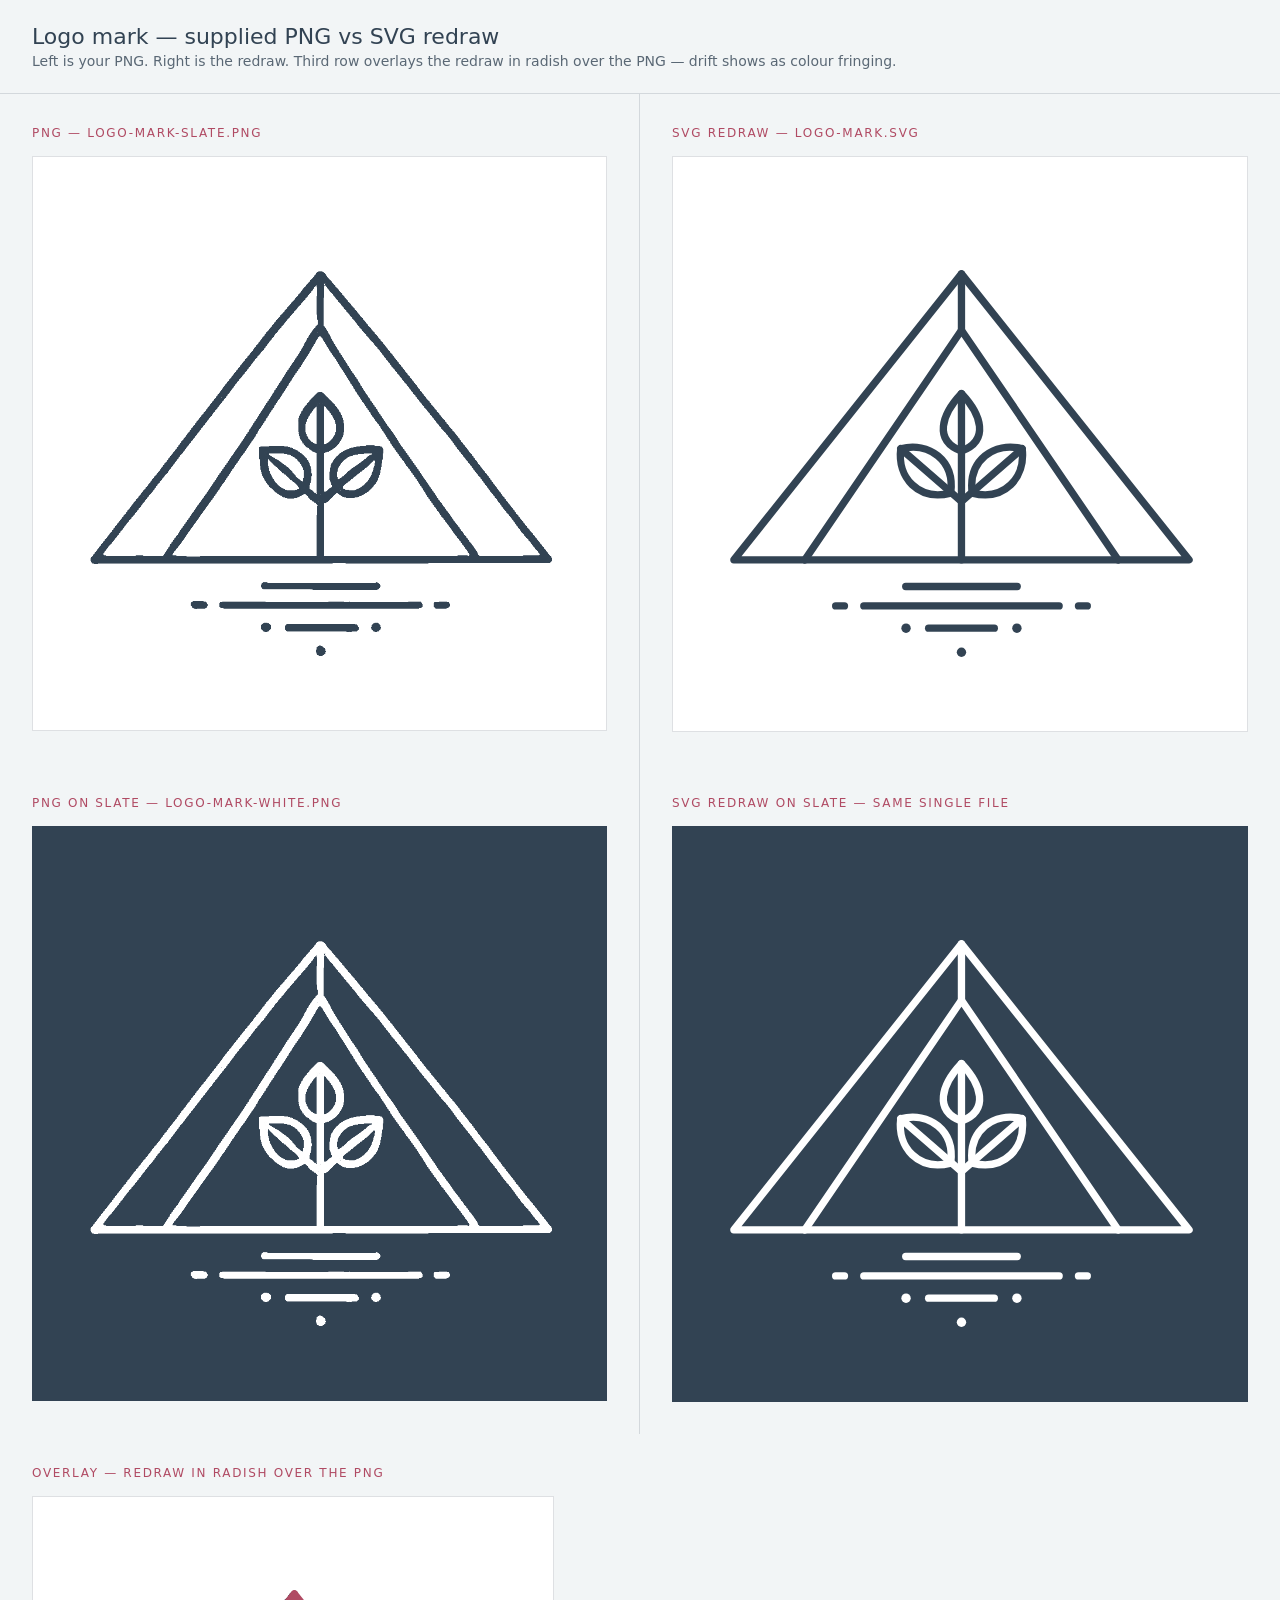
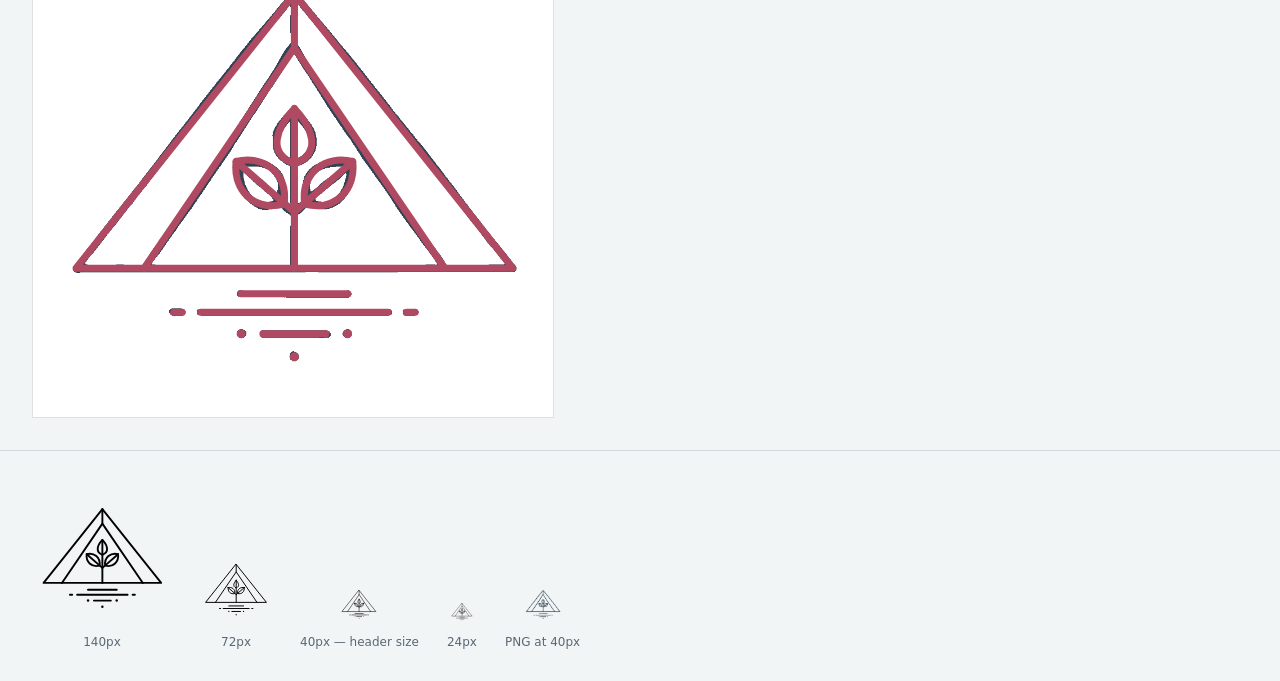
<file: tools/logo-compare.html>
<!doctype html>
<html lang="en">
<head>
<meta charset="utf-8">
<title>Logo — PNG vs SVG redraw</title>
<style>
  body { margin:0; background:#F2F5F6; color:#324353;
         font-family: Jost, "Century Gothic", Futura, system-ui, sans-serif; font-weight:300; }
  .bar { padding:24px 32px; border-bottom:1px solid rgba(50,67,83,.16); }
  h1 { font-size:22px; font-weight:300; margin:0 0 4px; }
  p  { margin:0; font-size:14px; color:#5A6875; }
  .grid { display:grid; grid-template-columns:1fr 1fr; }
  .cell { padding:32px; border-right:1px solid rgba(50,67,83,.16); }
  .cell:last-child { border-right:0; }
  .lab { font-size:12px; letter-spacing:.14em; text-transform:uppercase; color:#B04A63; margin-bottom:16px; }
  .box { background:#fff; border:1px solid rgba(50,67,83,.16); display:grid; place-items:center; padding:16px; }
  .box img, .box svg { width:100%; height:auto; display:block; }
  /* An <img>-loaded SVG is its own document, so currentColor cannot inherit
     from the page. Masking paints the shape with any CSS colour we like. */
  .mask { width:100%; aspect-ratio:1; background:currentColor;
          -webkit-mask:url(../img/logo-mark.svg) center/contain no-repeat;
                  mask:url(../img/logo-mark.svg) center/contain no-repeat; }
  /* Overlay: SVG in radish on top of the PNG, so any drift is visible. */
  .ov { position:relative; background:#fff; border:1px solid rgba(50,67,83,.16); }
  .ov img, .ov object { display:block; width:100%; }
  .ov object { position:absolute; inset:0; }
  .dark { background:#324353; }
  .sizes { display:flex; align-items:flex-end; gap:28px; padding:32px; border-top:1px solid rgba(50,67,83,.16); flex-wrap:wrap; }
  .sizes figure { margin:0; text-align:center; }
  .sizes figcaption { font-size:12px; color:#5A6875; margin-top:8px; }
</style>
</head>
<body>

<div class="bar">
  <h1>Logo mark — supplied PNG vs SVG redraw</h1>
  <p>Left is your PNG. Right is the redraw. Third row overlays the redraw in radish over the PNG — drift shows as colour fringing.</p>
</div>

<div class="grid">
  <div class="cell">
    <div class="lab">PNG — logo-mark-slate.png</div>
    <div class="box"><img src="../img/logo-mark-slate.png" alt="Supplied PNG mark"></div>
  </div>
  <div class="cell">
    <div class="lab">SVG redraw — logo-mark.svg</div>
    <div class="box" style="color:#324353"><div class="mask" role="img" aria-label="SVG redraw"></div></div>
  </div>
</div>

<div class="grid">
  <div class="cell">
    <div class="lab">PNG on slate — logo-mark-white.png</div>
    <div class="box dark"><img src="../img/logo-mark-white.png" alt="Supplied white PNG mark"></div>
  </div>
  <div class="cell">
    <div class="lab">SVG redraw on slate — same single file</div>
    <div class="box dark" style="color:#fff"><div class="mask" role="img" aria-label="SVG redraw, white"></div></div>
  </div>
</div>

<div class="grid">
  <div class="cell" style="grid-column:1/-1">
    <div class="lab">Overlay — redraw in radish over the PNG</div>
    <div class="ov" style="max-width:520px">
      <img src="../img/logo-mark-slate.png" alt="">
      <div class="mask" style="position:absolute;inset:0;color:#B04A63"></div>
    </div>
  </div>
</div>

<div class="sizes">
  <figure><img src="../img/logo-mark.svg" width="140" alt=""><figcaption>140px</figcaption></figure>
  <figure><img src="../img/logo-mark.svg" width="72" alt=""><figcaption>72px</figcaption></figure>
  <figure><img src="../img/logo-mark.svg" width="40" alt=""><figcaption>40px — header size</figcaption></figure>
  <figure><img src="../img/logo-mark.svg" width="24" alt=""><figcaption>24px</figcaption></figure>
  <figure><img src="../img/logo-mark-slate.png" width="40" alt=""><figcaption>PNG at 40px</figcaption></figure>
</div>

</body>
</html>
</file>
<file: css/style.css>
/* ============================================================================
   From Seed to Shelter — stylesheet
   Plain CSS. No build step. Single file by design: with no bundler, every
   extra stylesheet is another blocking request on a poor connection.

   Order: fonts · tokens · reset · base · layout · components · utilities
   ========================================================================== */


/* ----------------------------------------------------------------------------
   1. Fonts

   Self-hosted, latin subset, from Google Fonts. Both faces are SIL Open Font
   License, so redistribution here is permitted. Total 93KB for all four files,
   cached once across all five pages.

     jost-var.woff2            27KB   variable; 300–500 used, from one file
     spectral-300.woff2        22KB
     spectral-400.woff2        21KB
     spectral-400-italic.woff2 22KB

   font-display: swap — text is readable in the fallback face immediately
   rather than invisible while the font downloads. That matters more than
   the reflow on a slow connection.
---------------------------------------------------------------------------- */

/* Jost is a variable font. One file serves every weight; the range below lets
   the browser interpolate 300 to 500 rather than synthesising any of them.
   500 is used only for the sub-headings on greece.html. */
@font-face {
  font-family: "Jost";
  src: url("../fonts/jost-var.woff2") format("woff2-variations"),
       url("../fonts/jost-var.woff2") format("woff2");
  font-weight: 300 500;
  font-style: normal;
  font-display: swap;
}

@font-face {
  font-family: "Spectral";
  src: url("../fonts/spectral-300.woff2") format("woff2");
  font-weight: 300;
  font-style: normal;
  font-display: swap;
}

@font-face {
  font-family: "Spectral";
  src: url("../fonts/spectral-400.woff2") format("woff2");
  font-weight: 400;
  font-style: normal;
  font-display: swap;
}

/* Real italic, so the serif is never synthetically obliqued. */
@font-face {
  font-family: "Spectral";
  src: url("../fonts/spectral-400-italic.woff2") format("woff2");
  font-weight: 400;
  font-style: italic;
  font-display: swap;
}

/* Handwriting, for the ringed notes on the home page and nothing else.
   Latin subset only (Google Fonts' "latin" range), SIL OFL. */
@font-face {
  font-family: "Kalam";
  src: url("../fonts/kalam-700.woff2") format("woff2");
  font-weight: 700;
  font-style: normal;
  font-display: swap;
}


/* ----------------------------------------------------------------------------
   2. Tokens
---------------------------------------------------------------------------- */

:root {

  /* --- Colour: brand ---------------------------------------------------- */
  --slate:        #324353;   /* primary brand; dark panels, headings on light */
  --deep-slate:   #1F2B36;   /* footer, occasional full-bleed panel           */
  --stone:        #5A6875;   /* secondary text, hairlines, captions           */
  --mist:         #F2F5F6;   /* page background — cool, never cream           */
  --paper:        #FFFFFF;   /* cards, content surfaces                       */
  --radish:       #B04A63;   /* accent — links, eyebrows, one figure/section  */

  /* Dark-background tints. NOT in the original palette — added because
     Radish on Slate measures 1.94:1 and Stone on Slate 1.78:1, both far
     below WCAG AA. Same hues, lifted to a usable lightness:
       Radish light on Slate      4.91:1
       Radish light on Deep slate 6.95:1
       Stone light  on Slate      4.83:1                                     */
  --radish-light: #E9A0B0;
  --stone-light:  #A9B4BE;

  /* Soft highlighter yellow, for the one or two lines a reader must not
     miss. Muted rather than bright. Slate on it 9.2:1; Radish 5.0:1.    */
  --highlight:    #F8F0CF;

  /* --- Colour: semantic (light sections; overridden on dark) ------------- */
  --bg:           var(--mist);
  --bg-raised:    var(--paper);
  --ink:          var(--slate);     /* body copy — 9.29:1 on Mist            */
  --ink-muted:    var(--stone);     /* captions, meta — 5.22:1 on Mist       */
  --accent:       var(--radish);    /* 4.79:1 on Mist, 5.24:1 on Paper       */
  --rule:         rgba(50, 67, 83, 0.16);
  --rule-strong:  rgba(50, 67, 83, 0.32);

  /* --- Type ------------------------------------------------------------- */
  --font-display: "Jost", "Century Gothic", "Futura", "Avenir Next",
                  system-ui, -apple-system, "Segoe UI", sans-serif;
  --font-body:    "Spectral", "Iowan Old Style", "Palatino Linotype",
                  Palatino, Georgia, "Times New Roman", serif;
  --font-hand:    "Kalam", "Segoe Print", "Bradley Hand", cursive;

  /* 1.25 scale, hand-tuned. Body is 19px. */
  --t--1:   0.8125rem;  /* 13px — eyebrows, captions, meta                   */
  --t-0:    1.1875rem;  /* 19px — body                                       */
  --t-1:    1.4375rem;  /* 23px — lead paragraph, card headings              */
  --t-small: 1rem;      /* 16px — body copy in compact panels                */
  --t-2:    1.625rem;   /* 26px — section headings                           */
  --t-3:    2rem;       /* 32px — page headings                              */
  --t-4:    clamp(2.125rem, 1.5rem + 2.6vw, 2.625rem); /* 34 → 42px — hero   */
  --t-fig:  clamp(2.125rem, 1.5rem + 2.6vw, 3rem);    /* 34 → 48px — figures */
  /* The written-out address is one long unbreakable-ish string. It has to fit
     at 360px without wrapping mid-token, so it scales rather than sitting at
     a fixed --t-1. 17 → 23px. */
  --t-addr: clamp(1.0625rem, 3.4vw, 1.4375rem);

  --lh-tight: 1.15;   /* display                                             */
  --lh-snug:  1.3;    /* headings                                            */
  --lh-body:  1.75;   /* body — brief specifies 1.7–1.8                      */
  --lh-print: 1.5;    /* body on paper, where one-page fit matters          */
  --tracking-label: 0.14em;
  --tracking-tight: 0.06em;  /* labels that must fit a narrow column       */

  /* --- Space: single 4px root, no arbitrary values anywhere -------------- */
  --sp-1:   0.25rem;   /*   4 */
  --sp-2:   0.5rem;    /*   8 */
  --sp-3:   0.75rem;   /*  12 */
  --sp-4:   1rem;      /*  16 */
  --sp-5:   1.5rem;    /*  24 */
  --sp-6:   2rem;      /*  32 */
  --sp-7:   3rem;      /*  48 */
  --sp-8:   4rem;      /*  64 */
  --sp-9:   6rem;      /*  96 */
  --sp-10:  8rem;      /* 128 */

  /* Vertical rhythm scales as one system rather than per-breakpoint. Two
     adjacent sections stack their padding, so this reads at roughly double
     between bands — which is why it sits lower than it looks like it should. */
  --section-y: clamp(2.25rem, 4.5vw, 3.75rem);

  /* For sections whose content needs less room around it than the default
     rhythm gives — see .section--tight. */
  --section-y-tight: clamp(1.75rem, 3vw, 2.5rem);

  /* --- Layout ----------------------------------------------------------- */
  /* In rem, not px, so the columns follow the root scale. If the type shrank
     and these did not, the same 720px would hold ~73 characters and break the
     measure below. 45rem/66.5rem are 720px/1064px at the base scale, 612px/904px
     on desktop. 66.5rem, down from 70rem, is for the side margins: the wide band
     read as running edge to edge on a laptop. */
  --container: 45rem;   /* the column everything aligns to                   */
  --container-wide: 66.5rem;    /* cards, two-up grids                         */
  --measure: 66ch;      /* prose measure — the brief's 65–70 characters      */
  --gutter: clamp(1.25rem, 5vw, 2.5rem);

  --radius: 4px;        /* 4px or square. Nothing larger.                    */
  --stroke-crayon: 3px;   /* hand-drawn marks in "what we do"               */
  --stroke-bar: 3px;      /* short accent bar above part headings           */
}

/* Dark sections re-point the semantic tokens; components stay unchanged. */
.section--slate,
.section--deep {
  --bg:          var(--slate);
  --bg-raised:   var(--slate);
  --ink:         var(--paper);
  --ink-muted:   var(--stone-light);
  --accent:      var(--radish-light);
  --rule:        rgba(255, 255, 255, 0.18);
  --rule-strong: rgba(255, 255, 255, 0.34);
}

.section--deep {
  --bg:        var(--deep-slate);
  --bg-raised: var(--deep-slate);
}

/* Light variant. Lets sections alternate Mist / Paper without a colour jump,
   and keeps Paper cards legible by never sitting them on a Paper section. */
.section--paper {
  --bg: var(--paper);
}


/* ----------------------------------------------------------------------------
   3. Reset
---------------------------------------------------------------------------- */

*,
*::before,
*::after { box-sizing: border-box; }

html {
  -webkit-text-size-adjust: 100%;
  scroll-behavior: smooth;
  /* The header is sticky, so an in-page anchor would otherwise land underneath
     it. Roughly one header height. */
  scroll-padding-top: 6rem;
}

body,
h1, h2, h3, h4,
p, figure, blockquote, ul, ol, dl, dd {
  margin: 0;
}

ul[class],
ol[class] {
  padding: 0;
  list-style: none;
}

img,
picture,
svg,
video {
  display: block;
  max-width: 100%;
  height: auto;
}

/* No motion is shipped, but guard anything added later. */
@media (prefers-reduced-motion: reduce) {
  html { scroll-behavior: auto; }
  *,
  *::before,
  *::after {
    animation-duration: 0.01ms !important;
    animation-iteration-count: 1 !important;
    transition-duration: 0.01ms !important;
    scroll-behavior: auto !important;
  }
}


/* ----------------------------------------------------------------------------
   4. Base type
---------------------------------------------------------------------------- */

/* The global scale. Every type and space token is expressed in rem, so this is
   the single lever that moves the whole system: type, spacing and the two
   containers come down together and every relationship between them survives.
   Percent, not px, so a reader who has raised their browser font size keeps
   that increase — this scales their size down, it does not override it.

   Desktop only, at 85%: body lands at 16.2px. The small end of this design is
   tuned for a phone read in daylight (see the body weight note below), so the
   reduction would cost more there than it gains. 760px is where
   the team, resource and project grids already go multi-column, so the change
   in scale lands inside a reflow that was happening anyway rather than on its
   own. Every breakpoint in this file is in px and so none of them shift.

   The primer's <main> is set in px, so it does not move; only its shared header
   and footer follow this. */
@media (min-width: 760px) {
  html { font-size: 85%; }

  /* The rem ends of these two follow the root, but the vw term in the middle
     does not, and it is what governs section padding from 760px to about
     1200px — leaving it would shrink the type there and not the rhythm around
     it. Same coefficients, times 0.85. The other vw clamps (--gutter, --t-4,
     --t-fig, --t-addr) sit pinned to their rem maximum at every width this
     query covers, so they already come down with the root and need nothing.

     --t--1 is held at 12px: scaled with the rest it would be 11px, too small
     for captions and footnotes. */
  :root {
    --section-y:       clamp(2.25rem, 3.825vw, 3.75rem);
    --section-y-tight: clamp(1.75rem, 2.55vw, 2.5rem);
    --t--1:            0.8824rem;
  }
}

body {
  background: var(--mist);
  color: var(--slate);
  font-family: var(--font-body);
  font-weight: 400;          /* not 300 — 300 at 19px is thin on a phone in
                                daylight, which is the stated use case.
                                300 is reserved for large lead paragraphs.  */
  font-size: var(--t-0);
  line-height: var(--lh-body);
  font-kerning: normal;
  text-rendering: optimizeLegibility;
}

h1, h2, h3, h4 {
  font-family: var(--font-display);
  font-weight: 300;
  line-height: var(--lh-snug);
  letter-spacing: -0.005em;
  text-wrap: balance;
  /* Sentence case throughout. No Title Case anywhere on this site. */
}

h1 {
  font-size: var(--t-4);
  line-height: var(--lh-tight);
  letter-spacing: -0.015em;
}

h2 { font-size: var(--t-2); }
h3 { font-size: var(--t-1); }

p + p { margin-top: var(--sp-5); }

strong { font-weight: 400; color: var(--ink); }

a {
  color: var(--accent);
  text-decoration: underline;
  text-decoration-thickness: 1px;
  text-underline-offset: 0.18em;
  text-decoration-color: color-mix(in srgb, currentColor 45%, transparent);
}

a:hover {
  text-decoration-color: currentColor;
}

/* Visible keyboard focus everywhere. Never removed. */
:focus-visible {
  outline: 2px solid var(--accent);
  outline-offset: 2px;
  border-radius: 2px;
}

.section--slate :focus-visible,
.section--deep :focus-visible {
  outline-color: var(--radish-light);
}


/* ----------------------------------------------------------------------------
   5. Layout
---------------------------------------------------------------------------- */

.wrap {
  width: 100%;
  max-width: var(--container);
  margin-inline: auto;
  padding-inline: var(--gutter);
}

.wrap--wide { max-width: var(--container-wide); }

/* Inner pages — work, resources, about, contact — run in one wide column, so
   the page title and the leftmost card share a left edge. The home page and
   404.html keep the 720px column. */
.page--wide .wrap { max-width: var(--container-wide); }

/* greece.html runs as one centred reading column instead. Re-pointing --measure
   at the body is what makes it hold together: .prose, .figure, .status, .facts
   and .panel > p all read that token, so they land on the column's edges
   rather than each capping somewhere shorter. Scoped to main so the header and
   footer stay on the wide grid. */
.page--read { --measure: 45rem; }

.page--read main .wrap {
  max-width: calc(var(--measure) + 2 * var(--gutter));
}

/* greece.html is split into several .wrap blocks around the panel pair. */
.page--read main .wrap + .wrap { margin-top: var(--sp-6); }

/* Text blocks keep a readable width inside it: a .panel stretched to the wide band is
   mostly empty box. Both panels are capped identically — the results block and
   the limitations block must stay the same size as each other. */
.page--wide .panel { max-width: var(--container); }

/* Prose sits slightly narrower than the container so the 66ch measure holds.
   The brief's "~720px column" and "65–70 character measure" conflict at 19px;
   this resolves it — 720px container, 66ch prose inside it. */
.prose > * { max-width: var(--measure); }

.section {
  background: var(--bg);
  color: var(--ink);
  padding-block: var(--section-y);
}

/* Not a per-breakpoint override — it swaps one token for another on the same
   scale, for bands that read as over-padded at the default rhythm. Must sit
   after .section: same specificity, so source order decides. */
.section--tight { padding-block: var(--section-y-tight); }

/* Default rhythm between blocks in a section. Deliberately kept at one-class
   specificity — it must beat the `p { margin: 0 }` reset, but lose to any
   component that sets its own margin further down this file. */
:where(.section) > .wrap > * + * { margin-top: var(--sp-5); }

/* Skip link — first thing in the tab order. */
.skip-link {
  position: absolute;
  left: var(--sp-4);
  top: var(--sp-4);
  z-index: 100;
  transform: translateY(-200%);
  background: var(--slate);
  color: var(--paper);
  font-family: var(--font-display);
  font-size: var(--t--1);
  letter-spacing: var(--tracking-label);
  text-transform: uppercase;
  text-decoration: none;
  padding: var(--sp-3) var(--sp-4);
  border-radius: var(--radius);
}

.skip-link:focus {
  transform: translateY(0);
}


/* ----------------------------------------------------------------------------
   6. Header and navigation

   No hamburger. Four links plus the wordmark wrap onto a second row below
   480px. Deliberate: the site must work fully with JS off.

   The bar is solid Slate on every page and every scroll position, so it
   re-points the semantic tokens the same way a dark section does. Components
   inside it read --ink / --accent / --rule and need no dark variant.

   Sticky is pure CSS, so with JS off this is simply a bar that stays at the
   top. js/nav.js adds the one class that slides it away on scroll down.
---------------------------------------------------------------------------- */

.site-header {
  position: sticky;
  top: 0;
  z-index: 50;

  --ink:         var(--paper);
  --ink-muted:   var(--stone-light);
  --accent:      var(--radish-light);
  --rule:        rgba(255, 255, 255, 0.18);
  --rule-strong: rgba(255, 255, 255, 0.34);

  background: var(--slate);
  color: var(--ink);
  border-bottom: 1px solid var(--rule);
  transition: transform 220ms ease;
}

/* Added by js/nav.js on scroll down, removed on scroll up and whenever the
   page is near the top. Never applied with JS off. */
.site-header--hidden { transform: translateY(-100%); }

/* "No transition, just stays put." nav.js also opts out entirely when this
   query matches; this is the belt to that pair of braces. */
@media (prefers-reduced-motion: reduce) {
  .site-header--hidden { transform: none; }
}

.site-header :focus-visible { outline-color: var(--radish-light); }

.site-header__inner {
  display: flex;
  flex-wrap: wrap;
  align-items: center;
  justify-content: space-between;
  gap: var(--sp-3) var(--sp-5);
  padding-block: var(--sp-4);
}

/* Brand lockup: supplied mark + wordmark set in Jost.

   The PNGs are 924x924 with the artwork inset — bbox is 85% of the width and
   71% of the height, sitting 3.7% below centre. So the box is sized larger
   than the optical mark and pulled up to compensate; otherwise the mark reads
   small and low against the wordmark. If we move to logo-mark.svg the viewBox
   can be tightened and these corrections drop out. */
.brand {
  display: inline-flex;
  align-items: center;
  gap: var(--sp-3);
  text-decoration: none;
}

/* Sized in rem so the mark tracks the wordmark beside it under the root scale;
   in px it would stay put while the wordmark shrank and the lockup would come
   apart. The corrections are proportions of the mark, so they are in rem too.
   2.875rem/0.5rem/0.25rem/0.125rem are 46/8/4/2px at the base scale. */
.brand__mark {
  width: 2.875rem;
  height: 2.875rem;
  flex: none;
  margin-block: -0.5rem;
  margin-inline-start: -0.25rem;   /* artwork is inset 7.7% on the left */
  position: relative;
  top: -0.125rem;
}

.brand__name {
  font-family: var(--font-display);
  font-weight: 300;
  font-size: 1.25rem;
  line-height: 1;
  letter-spacing: 0.01em;
  /* Semantic token, not --slate: the header and footer both re-point --ink,
     so the wordmark inverts on its own. */
  color: var(--ink);
  white-space: nowrap;
}

.brand:hover .brand__name { color: var(--accent); }

@media (max-width: 480px) {
  .brand__mark { width: 2.5rem; height: 2.5rem; }   /* 40px */
  .brand__name { font-size: 1.125rem; }
}

.site-nav ul {
  display: flex;
  flex-wrap: wrap;
  gap: var(--sp-3) var(--sp-5);
  margin: 0;
  padding: 0;
  list-style: none;
}

.site-nav a {
  font-family: var(--font-display);
  font-weight: 300;
  font-size: 1rem;
  color: var(--ink);
  text-decoration: none;
  padding-block: var(--sp-1);
  border-bottom: 1px solid transparent;
}

.site-nav a:hover {
  border-bottom-color: var(--accent);
}

.site-nav a[aria-current="page"] {
  border-bottom-color: var(--ink);
}

/* On a phone the lockup drops to the mark alone so mark and nav share one
   row. The wordmark is clipped, not display:none — the mark's alt is empty,
   so the span is the link's accessible name. The footer keeps its wordmark. flex-wrap stays on: below
   ~330px the nav still drops to a second row rather than overflowing. */
@media (max-width: 600px) {
  .site-header__inner { gap: var(--sp-3) var(--sp-4); }
  .site-header .brand__name {
    position: absolute;
    width: 1px;
    height: 1px;
    overflow: hidden;
    clip-path: inset(50%);
  }
  .site-nav ul { gap: var(--sp-3) var(--sp-4); }
}

@media (max-width: 480px) {
  .site-nav a { font-size: 0.9375rem; }
}


/* ----------------------------------------------------------------------------
   7. Eyebrow / small label
---------------------------------------------------------------------------- */

.eyebrow {
  font-family: var(--font-display);
  font-weight: 400;
  font-size: var(--t--1);
  line-height: 1.4;
  text-transform: uppercase;
  letter-spacing: var(--tracking-label);
  color: var(--accent);
  margin-bottom: var(--sp-4);
}

.eyebrow--stone { color: var(--ink-muted); }


/* ----------------------------------------------------------------------------
   8. Hero

   Text and photograph side by side on desktop, photograph below the text on
   narrow screens. Text is never set over the photograph: it cannot be
   guaranteed AA without a scrim heavy enough to flatten the picture.

   The text column is sized so the headline sets on two lines, breaking at the
   comma. If --t-4 or the column ratio changes, check that break again.

   .hero__inner sits inside .wrap, not on it, so the section flow rule does not
   land a stray top margin on the photograph as a grid item.
---------------------------------------------------------------------------- */

.hero {
  padding-block: clamp(1.75rem, 3.5vw, 3rem);
}

.hero__inner {
  display: grid;
  grid-template-columns: 1fr;
  gap: var(--sp-6);
  align-items: center;
}

@media (min-width: 860px) {
  .hero__inner {
    grid-template-columns: 1.2fr 1fr;
    gap: var(--sp-6);
  }
}

.hero__lead {
  margin-top: var(--sp-5);
  font-weight: 300;
  font-size: var(--t-1);
  line-height: 1.6;
  color: var(--ink);
}

.hero__photo {
  width: 100%;
  aspect-ratio: 4 / 3;
  object-fit: cover;
  border-radius: var(--radius);
}

/* Shared caption style: in-column figures on greece.html and the hero photo. */
.figure figcaption,
.caption {
  margin-top: var(--sp-3);
  font-family: var(--font-display);
  font-weight: 300;
  font-size: var(--t--1);
  line-height: 1.5;
  color: var(--ink-muted);
}


/* ----------------------------------------------------------------------------
   9. Notes — "what we do". Three phrases in Kalam Bold, each ringed
      in crayon, then
      a short paragraph. The only hand-drawn moment on the site; it answers
      the hero lead directly above ("we look for vulnerabilities… work with
      communities…"). Not a list of rows: tilted, centred, side by side
      where there is room.

      Rings are drawn in var(--accent), so they are Radish light on Slate.
      The stretched SVG keeps an even stroke through vector-effect; the
      texture is the #crayon filter at the end of index.html.
---------------------------------------------------------------------------- */

.crayon {
  fill: none;
  stroke: var(--accent);
  stroke-width: var(--stroke-crayon);
  stroke-linecap: round;
  stroke-linejoin: round;
  overflow: visible;
  max-width: none;   /* the ring deliberately overhangs its text */
  filter: url(#crayon);
}

.crayon path { vector-effect: non-scaling-stroke; }

.filter-defs { position: absolute; }

/* The group shrinks to the row of rings and centres, so "We…" (flush left
   inside it) sits above the leftmost ring. Each ring finishes the sentence. */
.notes-group {
  width: fit-content;
  margin-inline: auto;
}

.notes__lead {
  margin: 0 0 var(--sp-5);
  font-weight: 300;
  font-size: var(--t-2);
}

.notes {
  display: flex;
  flex-wrap: wrap;
  align-items: center;
  justify-content: center;
  gap: var(--sp-6) var(--sp-8);
  margin: 0;
  padding: var(--sp-3) 0 0;
  list-style: none;
}

/* Line breaks are set in the markup (<br>), so the notes never squeeze one
   another into three lines; centred so each sits in the middle of its ring. */
.note { flex: none; }

.note__text {
  position: relative;
  display: inline-block;
  white-space: nowrap;
  padding: var(--sp-2) var(--sp-5);
  font-family: var(--font-hand);
  font-weight: 700;
  font-size: var(--t-1);
  line-height: 1.2;
  text-align: center;
  rotate: -2deg;
}

.note:nth-child(2) .note__text { rotate: 1deg; }
.note:nth-child(3) .note__text { rotate: -1deg; }

/* Replaced elements do not stretch between insets, so the ring is sized
   explicitly: 10% larger than the text box plus a fixed em overhang, so it
   tracks the type. Equal overhang left and right keeps the text centred;
   the ring sits 0.19em (about 4px) high because Kalam's ink rides high in
   its line box, and a geometrically centred ring looked low. */
.note__ring {
  position: absolute;
  top: calc(-0.49em - 5%);
  left: calc(-0.5em - 5%);
  width: calc(110% + 1em);
  height: calc(110% + 0.6em);
}

.notes__close {
  margin: var(--sp-7) auto 0;
  max-width: var(--measure);
  text-align: center;
}


/* ----------------------------------------------------------------------------
   10. Project cards — "where we're working"
---------------------------------------------------------------------------- */

.cards {
  display: grid;
  grid-template-columns: 1fr;
  gap: var(--sp-7);
  margin: 0;
  padding: 0;
  list-style: none;
}

@media (min-width: 800px) {
  .cards { grid-template-columns: 1fr 1fr; gap: var(--sp-6); }
}

.card {
  display: flex;
  flex-direction: column;
  /* --bg-raised, not --paper: the card then inverts correctly if it is ever
     placed inside a slate or deep-slate section. */
  background: var(--bg-raised);
  border: 1px solid var(--rule);
  border-radius: var(--radius);
  overflow: hidden;
}

.card__media img {
  width: 100%;
  aspect-ratio: 3 / 2;
  object-fit: cover;
}

/* The photo links to the same page as the card's text link, for mouse and
   touch. It is out of the tab order and hidden from screen readers, so
   nobody meets the same destination twice. */
.card__media-link { display: block; }

.card__body {
  display: flex;
  flex-direction: column;
  flex: 1;
  padding: var(--sp-6);
}

.card__place {
  font-family: var(--font-display);
  font-weight: 300;
  font-size: var(--t-1);
  line-height: var(--lh-snug);
  margin-bottom: var(--sp-3);
}

.card__neglect {
  font-style: italic;
  color: var(--stone);
  margin-bottom: var(--sp-5);
}

/* Flex so a card can carry two links side by side (Greece: the project page,
   then the report); they wrap to two rows on a narrow card. */
/* The card is a flex column, so margins don't collapse: without this a second
   paragraph sits 48px below the first, not the usual 24px from p + p. */
.card__neglect:has(+ .card__neglect) { margin-bottom: 0; }

.card__foot {
  display: flex;
  flex-wrap: wrap;
  align-items: baseline;
  gap: var(--sp-3) var(--sp-5);
  margin-top: auto;
  padding-top: var(--sp-5);
  border-top: 1px solid var(--rule);
}


/* ----------------------------------------------------------------------------
   11. Figures and data — Jost 400, tabular
---------------------------------------------------------------------------- */

.stat {
  display: block;
  font-family: var(--font-display);
  font-weight: 400;
  font-size: var(--t-fig);
  line-height: 1;
  font-variant-numeric: tabular-nums;
  font-feature-settings: "tnum" 1;
  color: var(--ink);
}

/* One highlighted figure per section — no more. */
.stat--accent { color: var(--accent); }

.stat__label {
  display: block;
  margin-top: var(--sp-3);
  font-family: var(--font-display);
  font-weight: 300;
  font-size: 1rem;
  line-height: 1.45;
  color: var(--ink-muted);
}

/* The qualifier that keeps a headline figure honest on the page it appears
   on, rather than one click away. */
.stat__caveat {
  display: block;
  margin-top: var(--sp-3);
  font-family: var(--font-display);
  font-weight: 300;
  font-size: var(--t--1);
  line-height: 1.5;
  color: var(--stone);
}


/* ----------------------------------------------------------------------------
   12. Source notes — for figures a funder will check
---------------------------------------------------------------------------- */

.source-note {
  margin-top: var(--sp-6);
  padding-top: var(--sp-4);
  border-top: 1px solid var(--rule);
  max-width: var(--measure);
  font-family: var(--font-display);
  font-weight: 300;
  font-size: var(--t--1);
  line-height: 1.6;
  color: var(--ink-muted);
}


/* ----------------------------------------------------------------------------
   13. Doors — "the ask" / contact routes
---------------------------------------------------------------------------- */

.doors {
  display: grid;
  grid-template-columns: 1fr;
  gap: var(--sp-6);
  margin: 0;
  padding: 0;
  list-style: none;
}

/* auto-fit, not repeat(3, 1fr): the home page has two doors and the contact
   and 404 pages have three. A fixed three-column track would leave the home
   page with an empty third column. */
@media (min-width: 760px) {
  .doors {
    grid-template-columns: repeat(auto-fit, minmax(15rem, 1fr));
    gap: var(--sp-6);
  }
}

.door {
  display: flex;
  flex-direction: column;
  border-top: 1px solid var(--rule-strong);
  padding-top: var(--sp-5);
}

/* contact.html only. The rules and their run-up are dropped so the three
   headings sit directly under the page title. index.html keeps them — the two
   are otherwise the same component with the same copy. */
.doors--plain > .door {
  border-top: 0;
  padding-top: 0;
}

.door h3 {
  font-size: var(--t-1);
  margin-bottom: var(--sp-3);
}

.door p {
  font-size: 1.0625rem;
  margin-bottom: var(--sp-5);
}

/* Doors no longer carry a button — there is no mailto: anywhere on the site,
   so the copy is the last thing in the box and must not leave a gap under it. */
.door p:last-child { margin-bottom: 0; }

.door .btn { margin-top: auto; }

.btn {
  display: inline-block;
  align-self: flex-start;
  font-family: var(--font-display);
  font-weight: 400;
  font-size: var(--t--1);
  text-transform: uppercase;
  letter-spacing: var(--tracking-label);
  text-decoration: none;
  color: var(--ink);
  background: transparent;
  border: 1px solid var(--rule-strong);
  border-radius: var(--radius);
  padding: var(--sp-3) var(--sp-5);
}

.btn:hover {
  background: var(--ink);
  color: var(--bg);
  border-color: var(--ink);
}

/* Text link with an arrow — for in-flow "read more" routes. */
.link-arrow {
  font-family: var(--font-display);
  font-weight: 400;
  font-size: var(--t--1);
  text-transform: uppercase;
  letter-spacing: var(--tracking-label);
  text-decoration: none;
  color: var(--accent);
  border-bottom: 1px solid currentColor;
  padding-bottom: 2px;
}

.link-arrow:hover { color: var(--ink); }

/* Two or more arrow links side by side; they wrap to rows when narrow. */
.link-row {
  display: flex;
  flex-wrap: wrap;
  align-items: baseline;
  gap: var(--sp-3) var(--sp-5);
}


/* ----------------------------------------------------------------------------
   13b. Page header — inner pages
---------------------------------------------------------------------------- */

.page-header { padding-block: clamp(1.25rem, 2.5vw, 2rem) 0; }

/* The page title is an .eyebrow on the four inner pages, and its label margin
   is the wrong gap when it is a page title rather than a label. */
.page-header .eyebrow { margin-bottom: 0; }

/* Where the title is the only thing in the header, the first block of content
   follows it closely — the default section rhythm reads as a hole there.
   Beats .section--tight on specificity, which is intended. */
.page-header--bare + .section { padding-top: var(--sp-5); }

/* about.html, where an intro paragraph does need room under it before the
   next section starts. */
.page-header--lead { padding-bottom: var(--sp-6); }

/* The four inner pages carry their page name as `<h1 class="eyebrow">` and must
   keep the eyebrow's size — hence :not(). 404.html still has a display h1. */
.page-header h1:not(.eyebrow) {
  font-size: var(--t-3);
  max-width: 20ch;
}

.page-header .lead { margin-top: var(--sp-5); max-width: var(--measure); }


/* ----------------------------------------------------------------------------
   13c. Project section — project detail on greece.html
---------------------------------------------------------------------------- */

.project {
  scroll-margin-top: var(--sp-6);
  border-top: 1px solid var(--rule);
  padding-top: var(--sp-7);
}

.project + .project { margin-top: var(--sp-8); }

/* greece.html carries the project title as its h1, at the same size. */
.project h1,
.project h2 { font-size: var(--t-2); margin-bottom: var(--sp-5); }

/* Flow inside a project. Components defined further down (.panel, .status)
   set their own top margin and override this on source order. */
.project > * + * { margin-top: var(--sp-5); }


/* In-column figure. The full-bleed variant is for hero photography only;
   inside a 720px column a photo should stay in the column.

   Deliberately no `margin: 0` reset here — the global `figure { margin: 0 }`
   already handles that at element specificity, so .project's flow rule can
   still give this a top margin. A class-level reset would silently win and
   jam the photo against the paragraph above it. */
/* Capped at the body measure and centred, so the photo's edges line up with
   the paragraphs above and below it rather than running wider than the text. */
.figure {
  max-width: var(--measure);
  margin-inline: auto;
}

/* For a photograph that wants to sit in a little from the column edges. */
.figure--narrow { max-width: 40rem; }

/* Two small photos side by side, at every width: at the foot of greece.html.
   The photos keep their own shapes (2:1 stall, 3:2 seed bags), and the
   columns are sized in the same 2 : 1.5 ratio so both come out the same
   height. */
.figure-pair {
  display: grid;
  grid-template-columns: 2fr 1.5fr;
  gap: var(--sp-4);
  max-width: var(--measure);
}
.figure-pair .figure img { aspect-ratio: auto; height: auto; }

/* A photo set beside its text, alternating sides down greece.html, so the
   page reads as text with pictures rather than a stack of large photos.
   Full width on a phone, where a 40% photo would be a thumbnail. The
   paragraph after it loses its flow margin so its first line sits level
   with the top of the photo. */
@media (min-width: 600px) {
  .prose > .figure--aside {
    width: 37%;
    max-width: none;
    margin-top: var(--sp-1);
    margin-bottom: var(--sp-3);
  }
  .prose > .figure--left  { float: left;  margin-inline: 0 var(--sp-5); }
  .prose > .figure--right { float: right; margin-inline: var(--sp-5) 0; }
  .prose > .figure--aside + * { margin-top: 0; }
}

/* Each text block contains its own floats, so a short paragraph never lets
   its photo hang into the next heading. */
.page--read .prose { display: flow-root; }

/* greece.html headings, in three clear steps: a light hero-size title, the
   two parts (2025 pilot, 2026 pivot) larger and in Jost 400, and the
   sub-headings in Jost 400 so they separate from the Spectral body. */
.greece-title { font-size: var(--t-4); line-height: var(--lh-tight); margin-top: var(--sp-3); }
.project > h2 { font-size: var(--t-3); font-weight: 400; }

/* A short bar, not an underline: on this site an underline means a link.
   Same idea as the bar under the primer's headings. */
.project > h2::before {
  content: "";
  display: block;
  width: var(--sp-7);
  height: var(--stroke-bar);
  margin-bottom: var(--sp-4);
  background: var(--accent);
}

.project > h3,
.greece-sub { font-weight: 500; }

/* Sub-headings within a part, and the text under them. */
.project > h3,
.greece-sub { margin-top: var(--sp-6); }
.project > h2 + h3 { margin-top: var(--sp-5); }
.project > h3 + .prose,
.greece-sub + .prose { margin-top: var(--sp-3); }

.figure img {
  width: 100%;
  aspect-ratio: 3 / 2;
  object-fit: cover;
  border-radius: var(--radius);
}

/* .figure figcaption is styled with .caption up in the hero block. */


/* ----------------------------------------------------------------------------
   13d. Panel — the results block AND the "what we got wrong" block

   THE SIGNATURE ELEMENT. These two are deliberately the same component with
   the same type size, padding and border. The honesty block is not smaller,
   not muted, not tucked at the end — it sits directly beneath the results and
   carries identical weight. Do not "tidy" this by de-emphasising it; that
   would remove the one thing that makes this site memorable.
---------------------------------------------------------------------------- */

.panel {
  background: var(--bg-raised);
  border: 1px solid var(--rule);
  border-radius: var(--radius);
  padding: clamp(1.5rem, 4vw, 2.5rem);
  margin-top: var(--sp-6);
}

.panel + .panel { margin-top: var(--sp-5); }

/* Results and Limitations: stacked on narrow screens, results first (source
   order), limitations directly beneath; side by side from 760px with
   .panels--pair. Equal tracks either way, so the two are always the same
   width and stretch to the same height. Never give the second one a
   narrower track. */
.panels {
  display: grid;
  grid-template-columns: 1fr;
  gap: var(--sp-5);
}

/* The pair sits in the reading column, so each panel is half its width.
   Padding, gaps and type come down together to suit the narrower box —
   identically for both panels, so neither reads as the lesser one. */
@media (min-width: 760px) {
  .panels--pair { grid-template-columns: 1fr 1fr; gap: var(--sp-4); }
  .panels--pair > .panel { padding: var(--sp-5); }
  .panels--pair .panel__label { margin-bottom: var(--sp-4); }
  .panels--pair .panel > p,
  .panels--pair .facts > li { font-size: var(--t-small); }
  .panels--pair .panel > p + p { margin-top: var(--sp-4); }
  .panels--pair .facts > li { padding-block: var(--sp-3); }
  .panels--pair .facts > li:first-child { padding-top: 0; }
  .panels--pair .fig { font-size: var(--t-0); }
}

/* Grid gap does the spacing, and the pair spans the full column rather than
   the single-panel cap. Contextual overrides, not a component reset. */
.panels > .panel {
  margin-top: 0;
  max-width: none;
}

.panel__label {
  font-family: var(--font-display);
  font-weight: 400;
  font-size: var(--t--1);
  line-height: 1.4;
  text-transform: uppercase;
  letter-spacing: var(--tracking-label);
  color: var(--ink-muted);
  margin-bottom: var(--sp-5);
}

.panel > p { max-width: var(--measure); }
.panel > p + p { margin-top: var(--sp-5); }

/* Result lines: Jost figure, Spectral explanation, hairline between. */
.facts { margin: 0; padding: 0; list-style: none; }

.facts > li {
  padding-block: var(--sp-4);
  border-top: 1px solid var(--rule);
  max-width: var(--measure);
}

.facts > li:first-child { border-top: 0; padding-top: 0; }
.facts > li:last-child { padding-bottom: 0; }

.fig {
  font-family: var(--font-display);
  font-weight: 400;
  font-size: 1.375rem;
  font-variant-numeric: tabular-nums;
  font-feature-settings: "tnum" 1;
  color: var(--ink);
  margin-right: 0.15em;
}

/* One highlighted figure per section — no more. */
.fig--accent { color: var(--accent); }

/* The qualifier on a single fact, kept next to the figure it qualifies rather
   than moved into the limitations block. */
.footnote {
  display: block;
  margin-top: var(--sp-2);
  font-family: var(--font-display);
  font-weight: 300;
  font-size: var(--t--1);
  line-height: 1.5;
  color: var(--ink-muted);
}


/* ----------------------------------------------------------------------------
   13e. Status line — "where it is now", "forthcoming"
---------------------------------------------------------------------------- */

.status {
  margin-top: var(--sp-6);
  padding-left: var(--sp-5);
  border-left: 2px solid var(--accent);
  max-width: var(--measure);
}

.status h3 {
  font-size: var(--t-1);
  margin-bottom: var(--sp-3);
}


/* ----------------------------------------------------------------------------
   13f. Resource cards
---------------------------------------------------------------------------- */

.resources {
  display: grid;
  grid-template-columns: 1fr;
  gap: var(--sp-5);
  margin: 0;
  padding: 0;
  list-style: none;
}

@media (min-width: 760px) {
  .resources { grid-template-columns: 1fr 1fr; gap: var(--sp-6); }
}

.resource {
  position: relative;   /* anchor for .resource__year */
  display: flex;
  flex-direction: column;
  background: var(--bg-raised);
  border: 1px solid var(--rule);
  border-radius: var(--radius);
  padding: var(--sp-6);
}

/* The year sits in the corner, so the heading reserves room for it rather
   than running underneath. Harmless on the card that carries no year. */
.resource h3 {
  font-size: var(--t-1);
  margin-bottom: var(--sp-3);
  padding-right: var(--sp-7);
}
.resource p  { font-size: 1.0625rem; }

.resource__meta {
  margin-top: var(--sp-4);
  font-family: var(--font-display);
  font-weight: 300;
  font-size: var(--t--1);
  letter-spacing: 0.04em;
  text-transform: uppercase;
  color: var(--ink-muted);
}

/* Same small-label voice as .resource__meta, parked in the top-right corner
   of the card, but in the accent rather than Stone — the year is the one bit
   of colour on the card.

   Accent, not a gold: no gold that still reads as gold clears AA on Paper
   (#D4AF37 is 2.10:1, darkgoldenrod 3.25:1). Darkening one until it passes
   lands on mustard, and it would then fail on Slate, so it would need its own
   light tint like --radish-light — a warm token pair added to a cool palette
   for one badge. --accent is 5.24:1 on Paper and re-points on dark already.

   Weight 400, matching .eyebrow, which is the other accent-coloured label —
   300 leaves coloured digits this small looking underinked. */
.resource__year {
  position: absolute;
  top: var(--sp-6);
  right: var(--sp-6);
  font-family: var(--font-display);
  font-weight: 400;
  font-size: var(--t--1);
  letter-spacing: 0.04em;
  color: var(--accent);
}

.resource__foot { margin-top: auto; padding-top: var(--sp-5); }

.resource--pending { border-style: dashed; }

/* On a Paper section (the videos on resources.html) the cards invert to Mist,
   so they still read as cards rather than outlines on white. */
.section--paper .resources { --bg-raised: var(--mist); }


/* ----------------------------------------------------------------------------
   13g. People and partners — about.html
---------------------------------------------------------------------------- */

.people {
  margin: var(--sp-5) 0 0;
  padding: 0;
  list-style: none;
  display: grid;
  grid-template-columns: 1fr;
  gap: var(--sp-4);
}

@media (min-width: 640px) {
  .people { grid-template-columns: 1fr 1fr; gap: var(--sp-4) var(--sp-6); }
}

.people > li {
  border-top: 1px solid var(--rule);
  padding-top: var(--sp-3);
  font-family: var(--font-display);
  font-weight: 300;
  font-size: 1.0625rem;
}

.people .where {
  display: block;
  font-size: var(--t--1);
  color: var(--ink-muted);
  margin-top: 2px;
}

/* A labelled group below the partners list, in the same section. One step up
   from the default block rhythm so the label reads as starting a new group
   rather than trailing the list above it. Beats `.wrap > * + *` on source
   order, not specificity — both are one class. */
.people-sub { margin-top: var(--sp-6); }


/* ----------------------------------------------------------------------------
   13h. Team — about.html. Five across on desktop, stacked below.
        Names, roles and contact only: no bios, no photographs.
---------------------------------------------------------------------------- */

.team {
  display: grid;
  grid-template-columns: 1fr;
  gap: var(--sp-6);
  margin: var(--sp-5) 0 0;
  padding: 0;
  list-style: none;
}

/* Five people, alphabetical by first name: one row of five from 1000px, with
   the names down a step (--t-0) and the gap tightened so "Partnerships lead"
   still fits on one line. Three across on a tablet (3 + 2), where a fifth of
   the width is too narrow for the roles; stacked below that. */
@media (min-width: 760px) {
  .team { grid-template-columns: repeat(3, 1fr); gap: var(--sp-6); }
}

@media (min-width: 1000px) {
  .team { grid-template-columns: repeat(5, 1fr); gap: var(--sp-5); }
}

.team > li {
  border-top: 1px solid var(--rule-strong);
  padding-top: var(--sp-5);
}

.team h3 { font-size: var(--t-0); }

.team__role {
  margin-top: var(--sp-1);
  font-family: var(--font-display);
  font-weight: 300;
  font-size: var(--t--1);
  text-transform: uppercase;
  letter-spacing: var(--tracking-label);
  color: var(--ink-muted);
}

.team__links {
  display: flex;
  flex-wrap: wrap;
  gap: var(--sp-2) var(--sp-4);
  margin: var(--sp-3) 0 0;
  padding: 0;
  list-style: none;
  font-family: var(--font-display);
  font-weight: 300;
  font-size: 1rem;
}

/* Slate, not the accent: the section labels above are red, and red links
   under red labels read as more labels. Underlined, so still clearly links;
   they take the accent on hover. */
.team__links a { color: var(--ink); }
.team__links a:hover { color: var(--accent); }


/* ----------------------------------------------------------------------------
   13i. Address — written-out, never a mailto:

   There are no mailto: links anywhere on this site. The address is set out in
   the "[at] / [dot]" form so an address scraper reading href values finds
   nothing, and so nobody lands on a dead mail client. See CLAUDE.md.
---------------------------------------------------------------------------- */

.address {
  font-family: var(--font-display);
  font-weight: 400;
  font-size: var(--t-addr);
  line-height: 1.4;
  color: var(--ink);
  overflow-wrap: break-word;
}

.address--inline {
  font-size: inherit;
  font-family: inherit;
  font-weight: inherit;
}

/* Picks the address out of a paragraph. Accent, not underlined: it is
   not a link, and an underline would say it was. */
.address--accent { color: var(--accent); white-space: nowrap; }

.footer__address {
  margin-top: var(--sp-3);
  font-family: var(--font-display);
  font-weight: 300;
  font-size: 1rem;
  line-height: 1.5;
  color: var(--stone-light);
  overflow-wrap: break-word;
}


/* ----------------------------------------------------------------------------
   13j. Link list — outbound routes that are not downloads

   Used for the instructional videos. They link out rather than embed: a
   third-party player would pull trackers onto the page and break the
   no-cookie-banner claim.
---------------------------------------------------------------------------- */

.links {
  margin: 0;
  padding: 0;
  list-style: none;
  max-width: var(--measure);
  border-top: 1px solid var(--rule);
}

.links > li { border-bottom: 1px solid var(--rule); }

.links > li > a {
  display: block;
  padding-block: var(--sp-4);
  font-family: var(--font-display);
  font-weight: 300;
  font-size: var(--t-1);
  line-height: var(--lh-snug);
  text-decoration: none;
  color: var(--ink);
}

.links > li > a:hover { color: var(--accent); }


/* ----------------------------------------------------------------------------
   13k. Invitation to pilot — docs/microgreens-for-ngos.html

   A one-pager in the site's own type, borrowing greece.html's accent bar
   over each heading. Tighter than .project: it should read in one sitting
   and print to one side of A4.
---------------------------------------------------------------------------- */

/* Runs the width of the paragraphs below it: not balanced, so the first
   line fills the column instead of breaking early to even out the two. */
.invite__title {
  max-width: var(--measure);
  text-wrap: wrap;
  margin-top: var(--sp-3);
  font-size: var(--t-4);
  line-height: var(--lh-tight);
}


.invite h2 {
  margin-top: var(--sp-7);
  margin-bottom: var(--sp-3);
  font-size: var(--t-2);
  font-weight: 400;
}

.invite h2::before {
  content: "";
  display: block;
  width: var(--sp-7);
  height: var(--stroke-bar);
  margin-bottom: var(--sp-3);
  background: var(--accent);
}

.invite__langs {
  display: flex;
  flex-wrap: wrap;
  gap: var(--sp-2);
  padding: 0;
  list-style: none;
  font-family: var(--font-display);
  font-weight: 300;
  font-size: var(--t-small);
}

.invite__langs li {
  padding: var(--sp-1) var(--sp-3);
  border: 1px solid var(--rule-strong);
  border-radius: var(--radius);
}

.invite__stats {
  display: grid;
  grid-template-columns: 1fr;
  gap: var(--sp-5);
  max-width: var(--measure);
  margin-bottom: var(--sp-5);
}

.invite__stats > p { margin: 0; }

@media (min-width: 600px) {
  .invite__stats { grid-template-columns: repeat(3, 1fr); }
}

.invite__table {
  width: 100%;
  max-width: var(--measure);
  margin-top: var(--sp-4);
  border-collapse: collapse;
  font-family: var(--font-display);
  font-weight: 300;
  font-size: var(--t-small);
  font-variant-numeric: tabular-nums;
}

.invite__table th,
.invite__table td {
  padding: var(--sp-2) var(--sp-3) var(--sp-2) 0;
  border-bottom: 1px solid var(--rule);
  text-align: left;
}

.invite__table thead th {
  font-size: var(--t--1);
  font-weight: 400;
  text-transform: uppercase;
  letter-spacing: var(--tracking-label);
  color: var(--ink-muted);
  border-bottom-color: var(--rule-strong);
}

.invite__table tbody th { font-weight: 400; }

/* The offer itself: the one line a reader should leave with. */
/* flow-root, so beside a left-floated photo the box (and its bar) sits
   next to the photo rather than running underneath it. */
.invite__offer {
  display: flow-root;
  padding-left: var(--sp-4);
  border-left: var(--stroke-bar) solid var(--accent);
  font-family: var(--font-display);
  font-weight: 400;
  font-size: var(--t-1);
  line-height: var(--lh-snug);
}

/* "Challenges addressed": the photo's top lines up with the first
   bullet. The list keeps to its own column beside the photo, rather
   than a long sub-bullet running on underneath it, and the evidence
   under each challenge steps down a size. */
.invite__top > ul { display: flow-root; }
/* Closer to its heading than the usual section gap: a list's first line
   sits lower in its box than a paragraph's, so the default gap reads as
   larger here. (The gap comes from `.wrap > * + *`, not the h2's margin,
   which collapses into it.) */
.invite__top { margin-top: var(--sp-2); }

/* Highlighter on the contact lines. Clone, so a line that wraps keeps
   its padding on both ends of each line. */
.highlight {
  padding-inline: var(--sp-1);
  background: var(--highlight);
  color: inherit;
  -webkit-box-decoration-break: clone;
  box-decoration-break: clone;
  print-color-adjust: exact;
  -webkit-print-color-adjust: exact;
}
.invite__top li li { font-size: var(--t-small); }

/* The closing ask, after the photo pair. Set bold in Jost 500: the site
   loads no bold Spectral, and <strong> is reset to 400 for that reason,
   so a bold line takes the display face rather than a faux bold. */
.invite__close { margin-top: var(--sp-6); }
.invite__close strong {
  font-family: var(--font-display);
  font-weight: 500;
  font-size: var(--t-1);
}

/* Inside the video figure, under its caption. Tighter than a .link-row
   elsewhere, so both fit on one line under a 37% photo. */
.invite__video-links {
  margin-top: var(--sp-3);
  column-gap: var(--sp-3);
}

.invite__video-links .link-arrow { letter-spacing: var(--tracking-tight); }

/* Two landscape photos at the foot of the page, side by side at every
   width, like the pair at the foot of greece.html. */
.invite__pair {
  display: grid;
  grid-template-columns: 1fr 1fr;
  gap: var(--sp-4);
  max-width: var(--measure);
  margin-top: var(--sp-7);
}

/* Print / save as PDF: one side of A4. No site header, back link or photo;
   the footer stays because it carries the address. */
@page { size: A4; margin: 12mm 14mm; }

@media print {
  body:has(.invite) .skip-link,
  body:has(.invite) .site-header,
  body:has(.invite) .page-header,
  body:has(.invite) .footer__links,
  body:has(.invite) .footer__legal,
  .invite .figure:not(.invite__video-figure) { display: none; }
  .invite .flow > .figure:not(.invite__video-figure) + * { margin-top: 0; }
  /* The video figure keeps its links on paper: photo and caption go, the
     links print as a plain line below the heading. */
  .invite__video-figure img,
  .invite__video-figure figcaption { display: none; }
  .prose > .invite__video-figure { float: none; width: auto; margin: 0 0 var(--sp-2); }
  .invite__video-links { margin-top: 0; }
  .invite__top li, .invite__top li > ul { margin-top: 0; }
  .invite__close { margin-top: var(--sp-4); }
  /* Its photos are hidden, but the empty block would keep its margin. */
  .invite__pair { display: none; }

  body:has(.invite),
  body:has(.invite) .invite { background: var(--paper); }
  /* Every size on the site is in rem, so shrinking the root scales the whole
     page as a block and keeps the type ratios. zoom is ignored in print. */
  html.invite-page { font-size: 62%; }
  .invite__title { max-width: none; font-size: var(--t-3); }
  /* Full page width: on A4 the screen measure leaves a third of the sheet
     empty, and the type is small enough here to carry a longer line. */
  body:has(.invite) { --measure: none; }
  body:has(.invite) main .wrap { max-width: none; padding-inline: 0; }
  body:has(.invite) .section { padding-block: 0; }
  .invite { padding: 0; }
  .invite .prose p { line-height: var(--lh-print); }
  .invite .flow > * + * { margin-top: var(--sp-3); }
  .invite h2 { margin-top: var(--sp-4); margin-bottom: var(--sp-2); }
  .invite h2::before { margin-bottom: var(--sp-2); }
  .invite__stats { margin-top: var(--sp-3); margin-bottom: var(--sp-3); }
  .invite__table { margin-top: var(--sp-2); }
  .invite__table th, .invite__table td { padding-block: var(--sp-1); }
  .invite__table, .invite__stats, .invite__offer { break-inside: avoid; }
  /* The footer is dark on screen; in print it goes light so the address
     is legible without background graphics. The white logo mark would
     vanish on paper, so it goes too. */
  body:has(.invite) .site-footer {
    padding-block: var(--sp-4) 0;
    background: none;
    border-top: 1px solid var(--rule-strong);
  }
  /* --slate, not --ink: the footer re-points --ink to a light colour. */
  body:has(.invite) .site-footer * { color: var(--slate); }
  body:has(.invite) .site-footer .brand__mark,
  body:has(.invite) .footer__blurb { display: none; }
  /* Name and address on one line. */
  body:has(.invite) .footer__grid > div {
    display: flex;
    align-items: baseline;
    gap: var(--sp-5);
  }
  body:has(.invite) .footer__address { margin-top: 0; }
}


/* ----------------------------------------------------------------------------
   14. Footer
---------------------------------------------------------------------------- */

.site-footer {
  background: var(--deep-slate);
  color: var(--paper);
  /* Hairline against the deep-slate "ask" section directly above it. */
  border-top: 1px solid rgba(255, 255, 255, 0.16);
  padding-block: var(--sp-8) var(--sp-6);
  --ink: var(--paper);
  --ink-muted: var(--stone-light);
  --accent: var(--radish-light);
  --rule: rgba(255, 255, 255, 0.18);
}

/* .brand__name and its hover read --ink / --accent, which the block above has
   already re-pointed. No footer-specific brand rules are needed. */

.site-footer a { color: var(--radish-light); }

.footer__grid {
  display: grid;
  grid-template-columns: 1fr;
  gap: var(--sp-6);
  align-items: start;
}

@media (min-width: 720px) {
  .footer__grid { grid-template-columns: 1.4fr 1fr; gap: var(--sp-8); }
}

.footer__blurb {
  margin-top: var(--sp-4);
  max-width: 40ch;
  font-size: 1.0625rem;
  color: var(--stone-light);
}

.footer__links {
  display: flex;
  flex-direction: column;
  gap: var(--sp-3);
  margin: 0;
  padding: 0;
  list-style: none;
  font-family: var(--font-display);
  font-weight: 300;
  font-size: 1rem;
}

.footer__legal {
  margin-top: var(--sp-8);
  padding-top: var(--sp-5);
  border-top: 1px solid rgba(255, 255, 255, 0.14);
  font-family: var(--font-display);
  font-weight: 300;
  font-size: var(--t--1);
  line-height: 1.6;
  color: var(--stone-light);
}


/* ----------------------------------------------------------------------------
   15. Utilities
---------------------------------------------------------------------------- */

.visually-hidden {
  position: absolute;
  width: 1px;
  height: 1px;
  padding: 0;
  margin: -1px;
  overflow: hidden;
  clip: rect(0 0 0 0);
  clip-path: inset(50%);
  white-space: nowrap;
  border: 0;
}

.lead {
  font-weight: 300;
  font-size: var(--t-1);
  line-height: 1.65;
}

/* One step down the scale. Weight goes back to 400 with it — 300 at 19px is
   too thin, which is why 300 is reserved for the larger sizes. */
.lead--sm {
  font-weight: 400;
  font-size: var(--t-0);
}

.flow > * + * { margin-top: var(--sp-5); }

/* Marks every unresolved placeholder in the build. Search for "TODO" in the
   HTML, or load the page and look for the dotted outline. Delete this rule
   once the site goes live. */
[data-placeholder] {
  outline: 1px dashed var(--radish);
  outline-offset: 3px;
}
</file>
